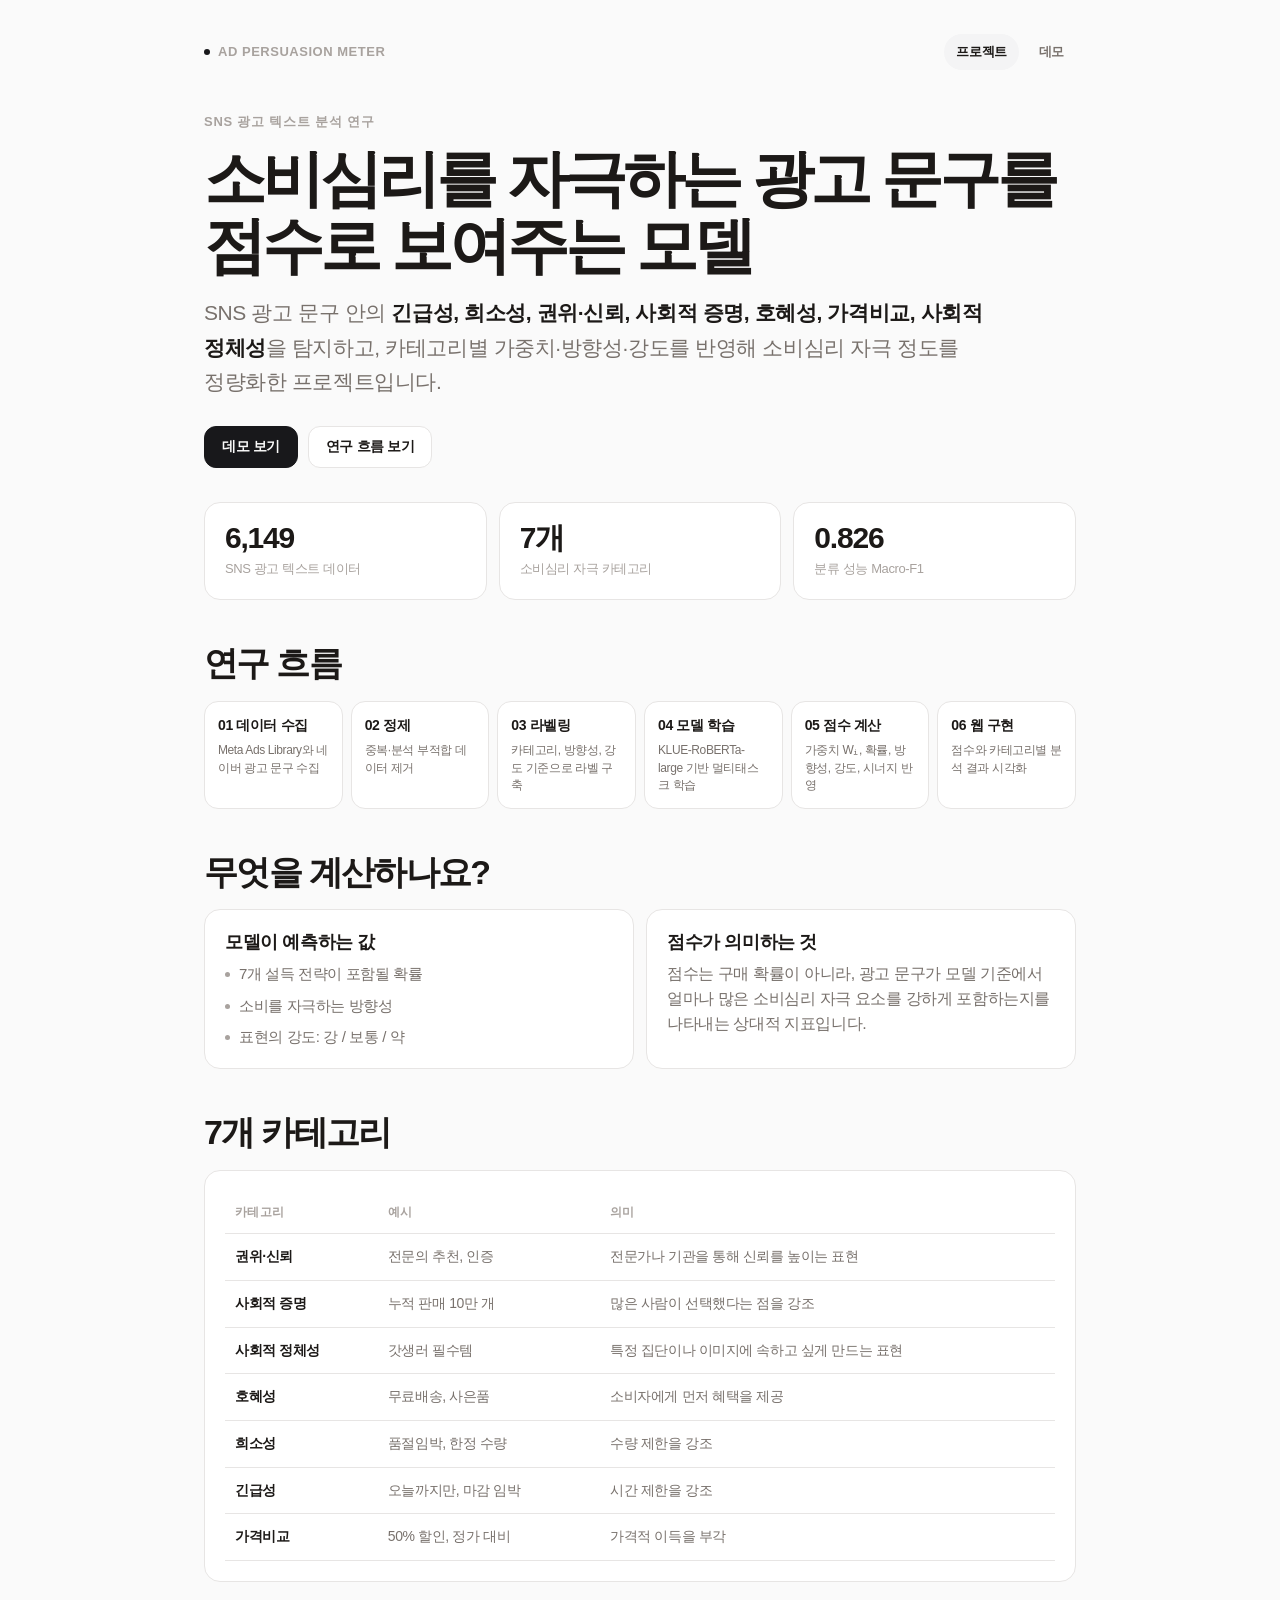
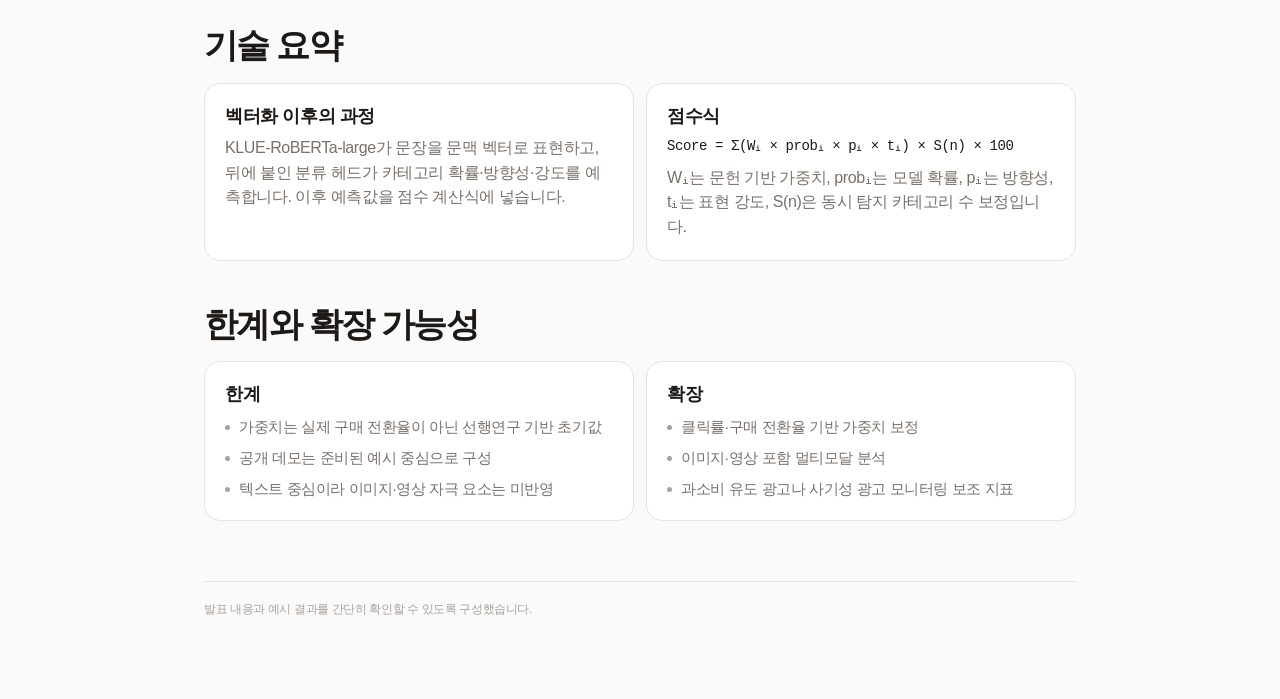
<file: cloudflare-pages/index.html>
<!doctype html>
<html lang="ko">
<head>
  <meta charset="utf-8" />
  <meta name="viewport" content="width=device-width, initial-scale=1" />
  <title>SNS 광고 소비심리 자극 점수 측정</title>
  <meta name="description" content="SNS 광고 문구의 소비심리 자극 요소를 7개 카테고리로 탐지하고 점수화한 연구 프로젝트 소개" />
  <link rel="stylesheet" href="assets/site.css" />
</head>
<body>
  <main class="container">
    <nav class="nav" aria-label="페이지 이동">
      <a class="brand" href="index.html"><span class="brand-dot"></span> AD Persuasion Meter</a>
      <div class="nav-links">
        <a class="nav-link active" href="index.html">프로젝트</a>
        <a class="nav-link" href="demo.html">데모</a>
      </div>
    </nav>

    <header class="hero-head">
      <p class="kicker">SNS 광고 텍스트 분석 연구</p>
      <h1>소비심리를 자극하는 광고 문구를 점수로 보여주는 모델</h1>
      <p class="lead">
        SNS 광고 문구 안의 <strong>긴급성, 희소성, 권위·신뢰, 사회적 증명, 호혜성, 가격비교, 사회적 정체성</strong>을 탐지하고,
        카테고리별 가중치·방향성·강도를 반영해 소비심리 자극 정도를 정량화한 프로젝트입니다.
      </p>
      <div class="actions">
        <a class="btn primary" href="demo.html">데모 보기</a>
        <a class="btn" href="#flow">연구 흐름 보기</a>
      </div>
    </header>


    <section class="grid three" aria-label="주요 성과">
      <div class="card metric"><span class="value">6,149</span><span class="label">SNS 광고 텍스트 데이터</span></div>
      <div class="card metric"><span class="value">7개</span><span class="label">소비심리 자극 카테고리</span></div>
      <div class="card metric"><span class="value">0.826</span><span class="label">분류 성능 Macro-F1</span></div>
    </section>

    <section class="section" id="flow">
      <h2>연구 흐름</h2>
      <div class="flow" role="list">
        <div class="flow-step" role="listitem"><b>01 데이터 수집</b><span>Meta Ads Library와 네이버 광고 문구 수집</span></div>
        <div class="flow-step" role="listitem"><b>02 정제</b><span>중복·분석 부적합 데이터 제거</span></div>
        <div class="flow-step" role="listitem"><b>03 라벨링</b><span>카테고리, 방향성, 강도 기준으로 라벨 구축</span></div>
        <div class="flow-step" role="listitem"><b>04 모델 학습</b><span>KLUE-RoBERTa-large 기반 멀티태스크 학습</span></div>
        <div class="flow-step" role="listitem"><b>05 점수 계산</b><span>가중치 Wᵢ, 확률, 방향성, 강도, 시너지 반영</span></div>
        <div class="flow-step" role="listitem"><b>06 웹 구현</b><span>점수와 카테고리별 분석 결과 시각화</span></div>
      </div>
    </section>

    <section class="section">
      <h2>무엇을 계산하나요?</h2>
      <div class="grid two">
        <div class="card">
          <h3>모델이 예측하는 값</h3>
          <ul>
            <li>7개 설득 전략이 포함될 확률</li>
            <li>소비를 자극하는 방향성</li>
            <li>표현의 강도: 강 / 보통 / 약</li>
          </ul>
        </div>
        <div class="card">
          <h3>점수가 의미하는 것</h3>
          <p>
            점수는 구매 확률이 아니라, 광고 문구가 모델 기준에서 얼마나 많은 소비심리 자극 요소를 강하게 포함하는지를 나타내는 상대적 지표입니다.
          </p>
        </div>
      </div>
    </section>

    <section class="section">
      <h2>7개 카테고리</h2>
      <div class="card" style="overflow-x:auto">
        <table class="category-table">
          <thead><tr><th>카테고리</th><th>예시</th><th>의미</th></tr></thead>
          <tbody>
            <tr><td>권위·신뢰</td><td>전문의 추천, 인증</td><td>전문가나 기관을 통해 신뢰를 높이는 표현</td></tr>
            <tr><td>사회적 증명</td><td>누적 판매 10만 개</td><td>많은 사람이 선택했다는 점을 강조</td></tr>
            <tr><td>사회적 정체성</td><td>갓생러 필수템</td><td>특정 집단이나 이미지에 속하고 싶게 만드는 표현</td></tr>
            <tr><td>호혜성</td><td>무료배송, 사은품</td><td>소비자에게 먼저 혜택을 제공</td></tr>
            <tr><td>희소성</td><td>품절임박, 한정 수량</td><td>수량 제한을 강조</td></tr>
            <tr><td>긴급성</td><td>오늘까지만, 마감 임박</td><td>시간 제한을 강조</td></tr>
            <tr><td>가격비교</td><td>50% 할인, 정가 대비</td><td>가격적 이득을 부각</td></tr>
          </tbody>
        </table>
      </div>
    </section>

    <section class="section">
      <h2>기술 요약</h2>
      <div class="grid two">
        <div class="card">
          <h3>벡터화 이후의 과정</h3>
          <p>
            KLUE-RoBERTa-large가 문장을 문맥 벡터로 표현하고, 뒤에 붙인 분류 헤드가 카테고리 확률·방향성·강도를 예측합니다.
            이후 예측값을 점수 계산식에 넣습니다.
          </p>
        </div>
        <div class="card">
          <h3>점수식</h3>
          <p style="font-family:ui-monospace,SFMono-Regular,Menlo,Consolas,monospace;color:var(--text);font-size:14px">
            Score = Σ(Wᵢ × probᵢ × pᵢ × tᵢ) × S(n) × 100
          </p>
          <p style="margin-top:8px">Wᵢ는 문헌 기반 가중치, probᵢ는 모델 확률, pᵢ는 방향성, tᵢ는 표현 강도, S(n)은 동시 탐지 카테고리 수 보정입니다.</p>
        </div>
      </div>
    </section>

    <section class="section">
      <h2>한계와 확장 가능성</h2>
      <div class="grid two">
        <div class="card">
          <h3>한계</h3>
          <ul>
            <li>가중치는 실제 구매 전환율이 아닌 선행연구 기반 초기값</li>
            <li>공개 데모는 준비된 예시 중심으로 구성</li>
            <li>텍스트 중심이라 이미지·영상 자극 요소는 미반영</li>
          </ul>
        </div>
        <div class="card">
          <h3>확장</h3>
          <ul>
            <li>클릭률·구매 전환율 기반 가중치 보정</li>
            <li>이미지·영상 포함 멀티모달 분석</li>
            <li>과소비 유도 광고나 사기성 광고 모니터링 보조 지표</li>
          </ul>
        </div>
      </div>
    </section>

    <p class="footer">발표 내용과 예시 결과를 간단히 확인할 수 있도록 구성했습니다.</p>
  </main>
</body>
</html>
</file>
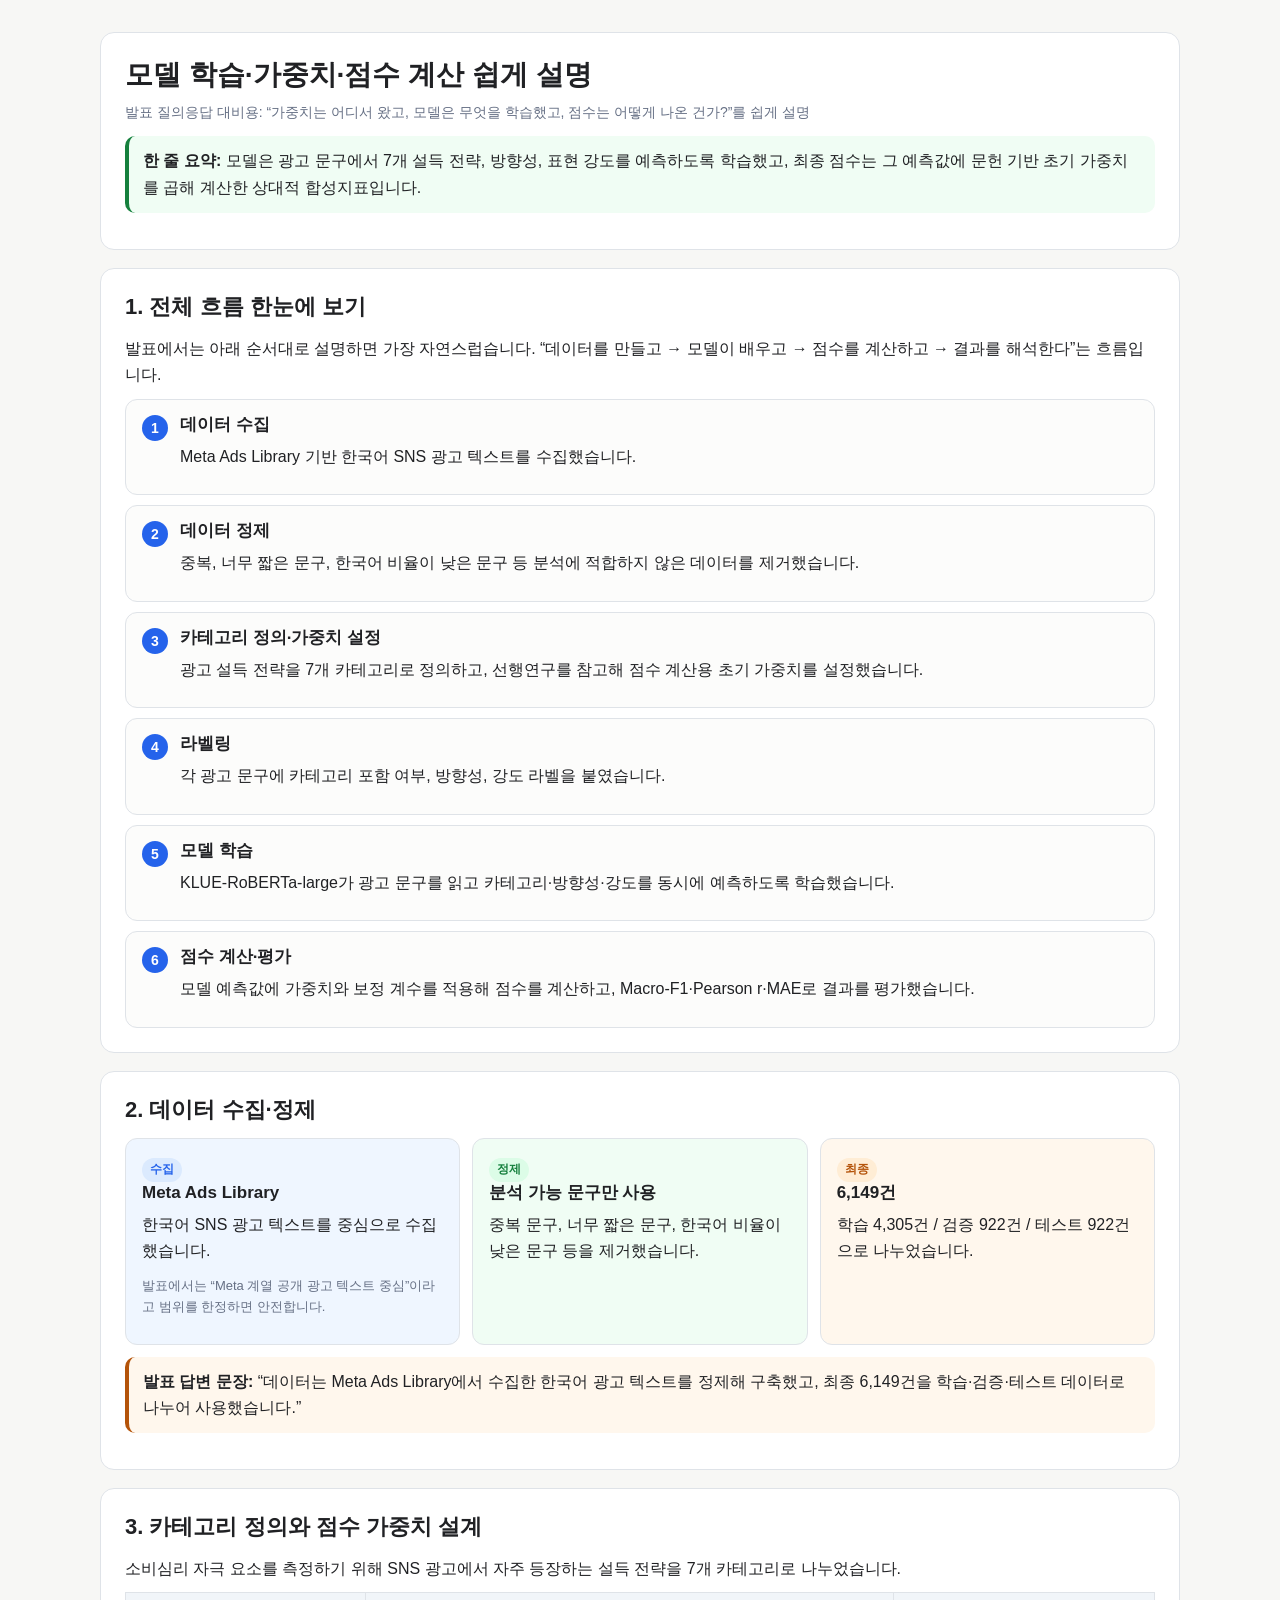
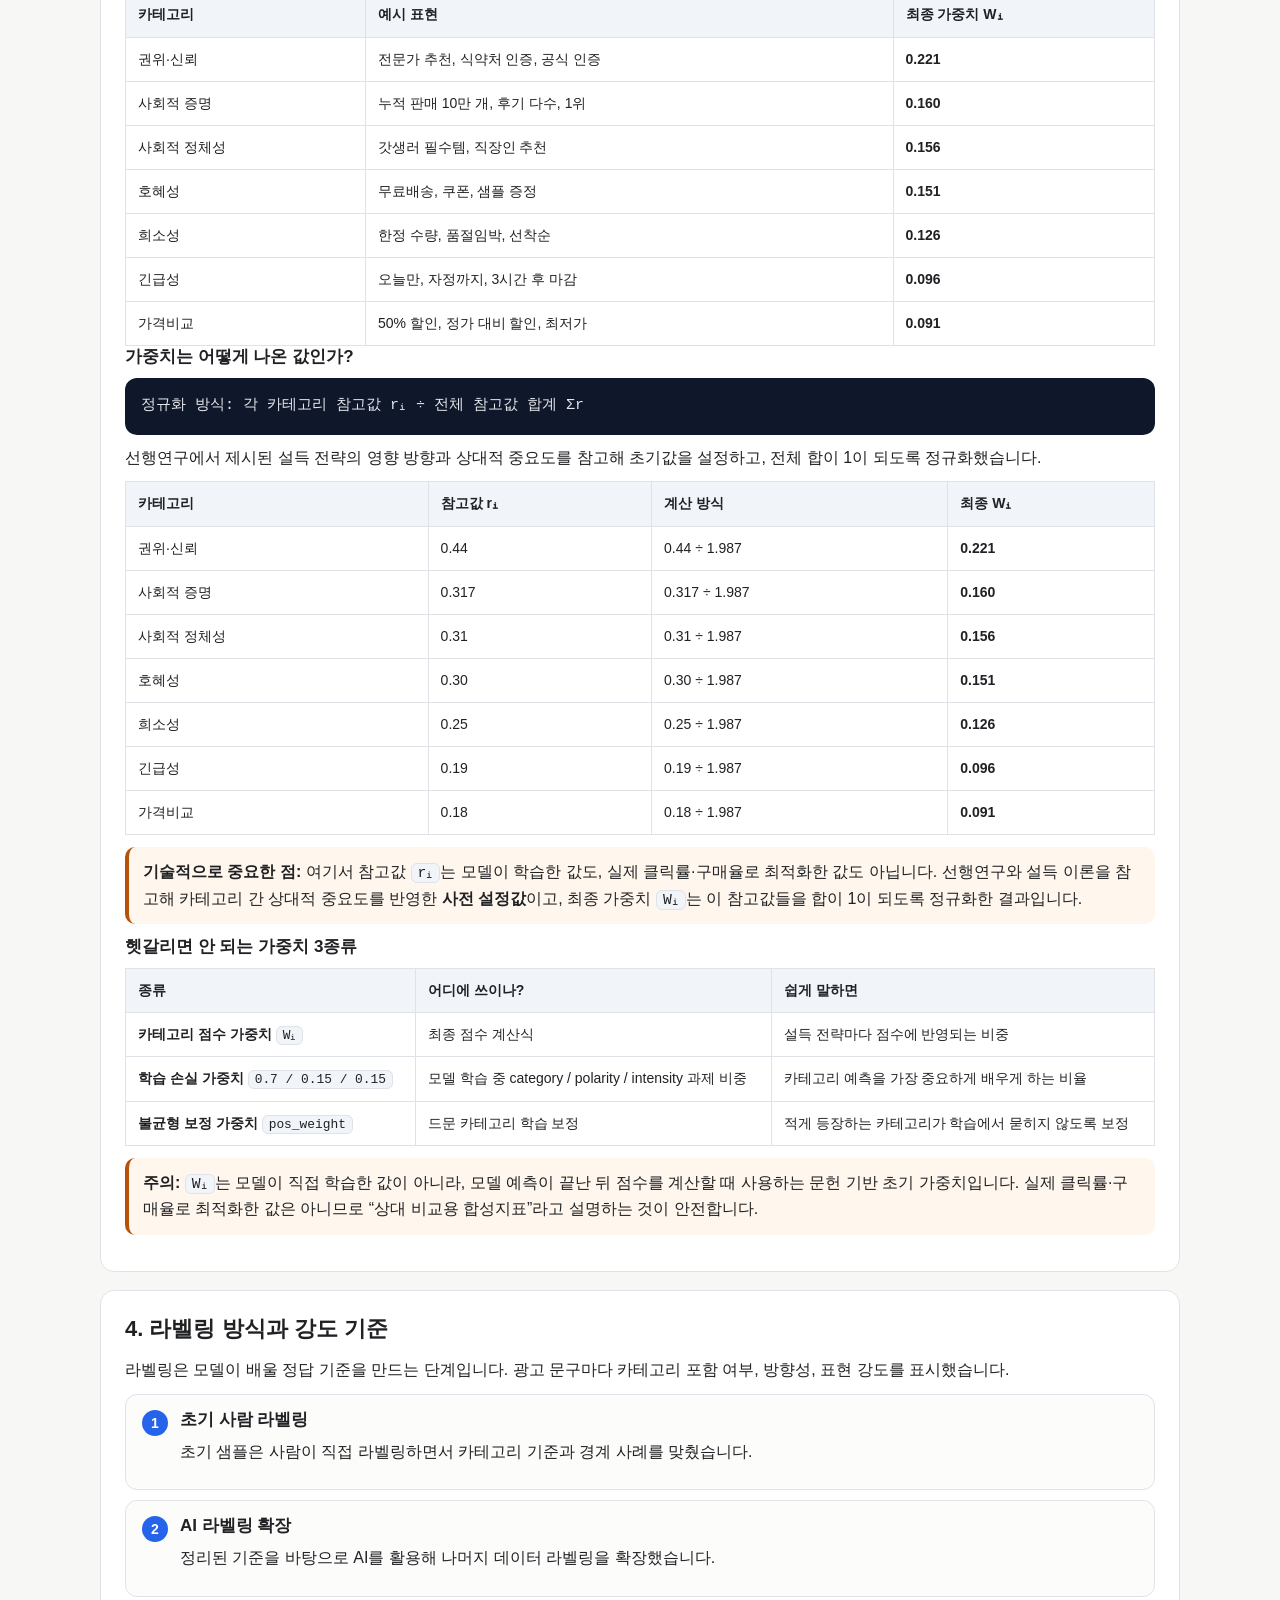
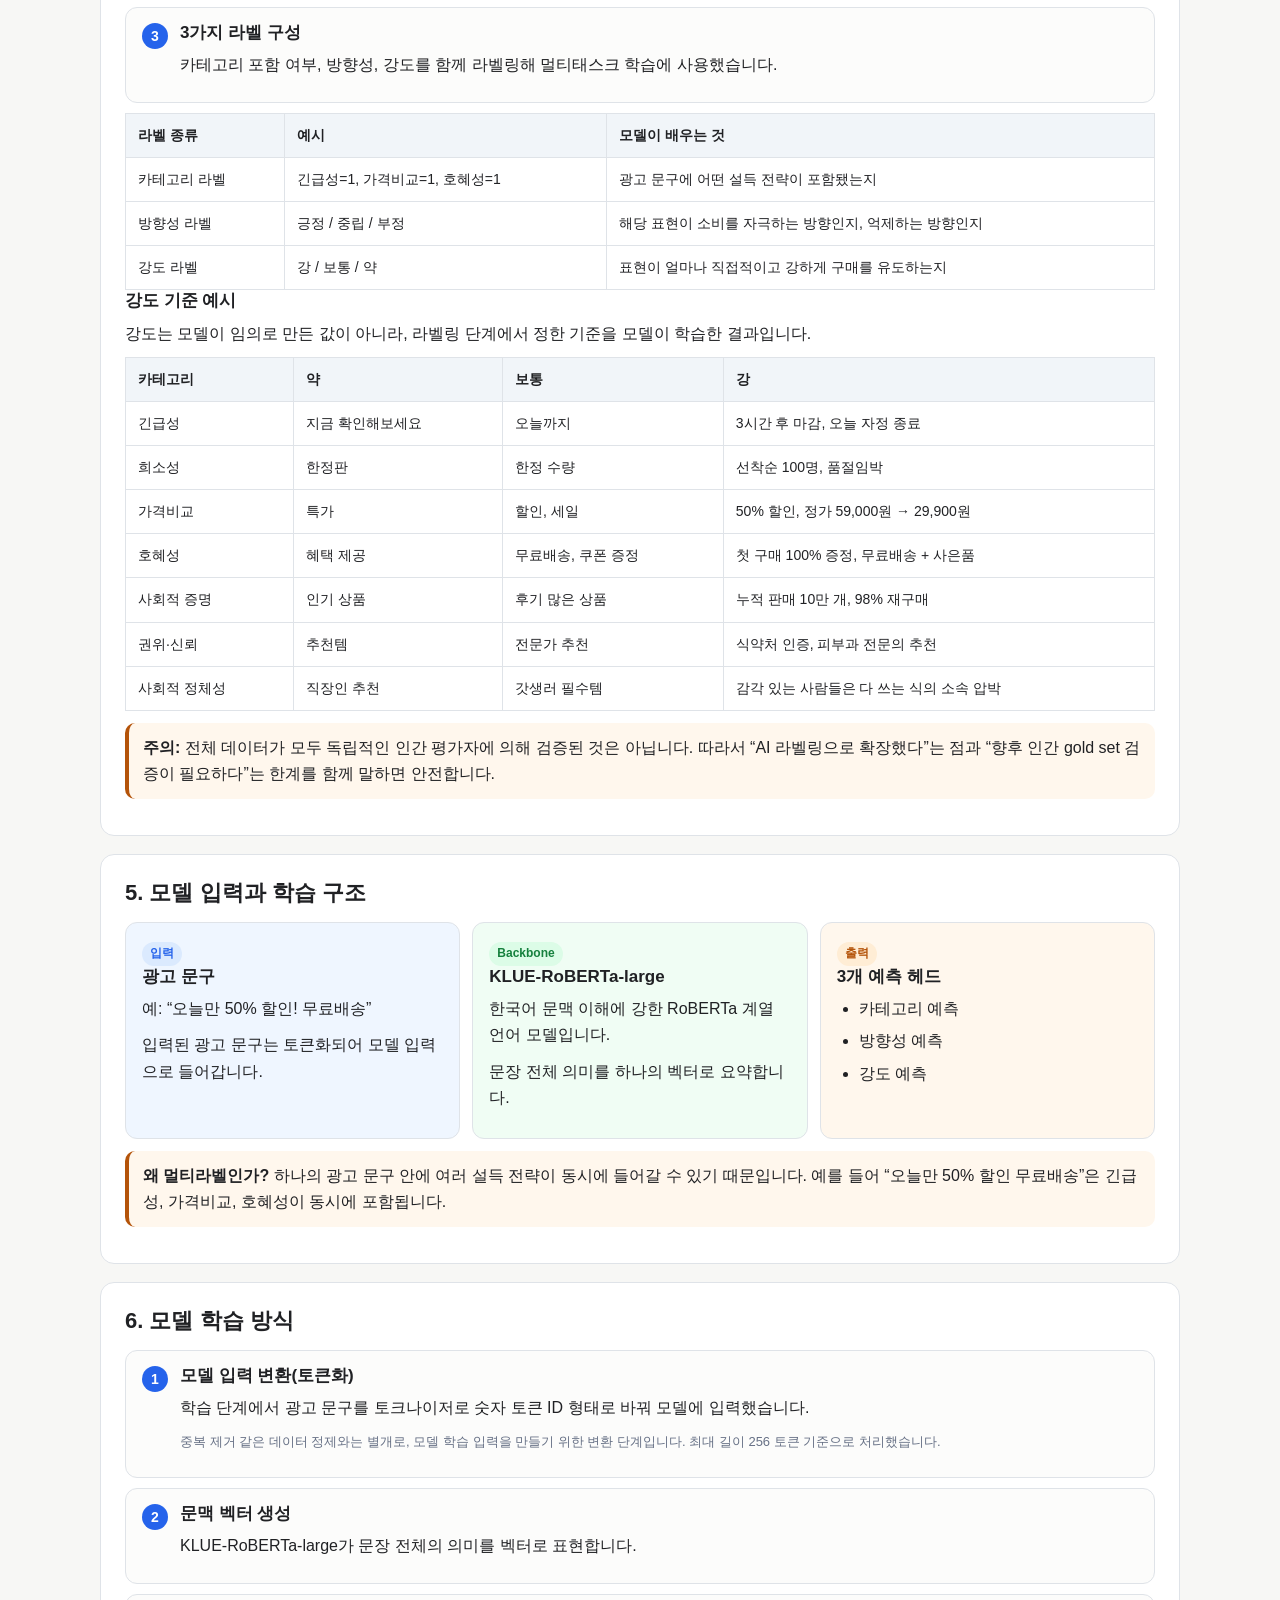
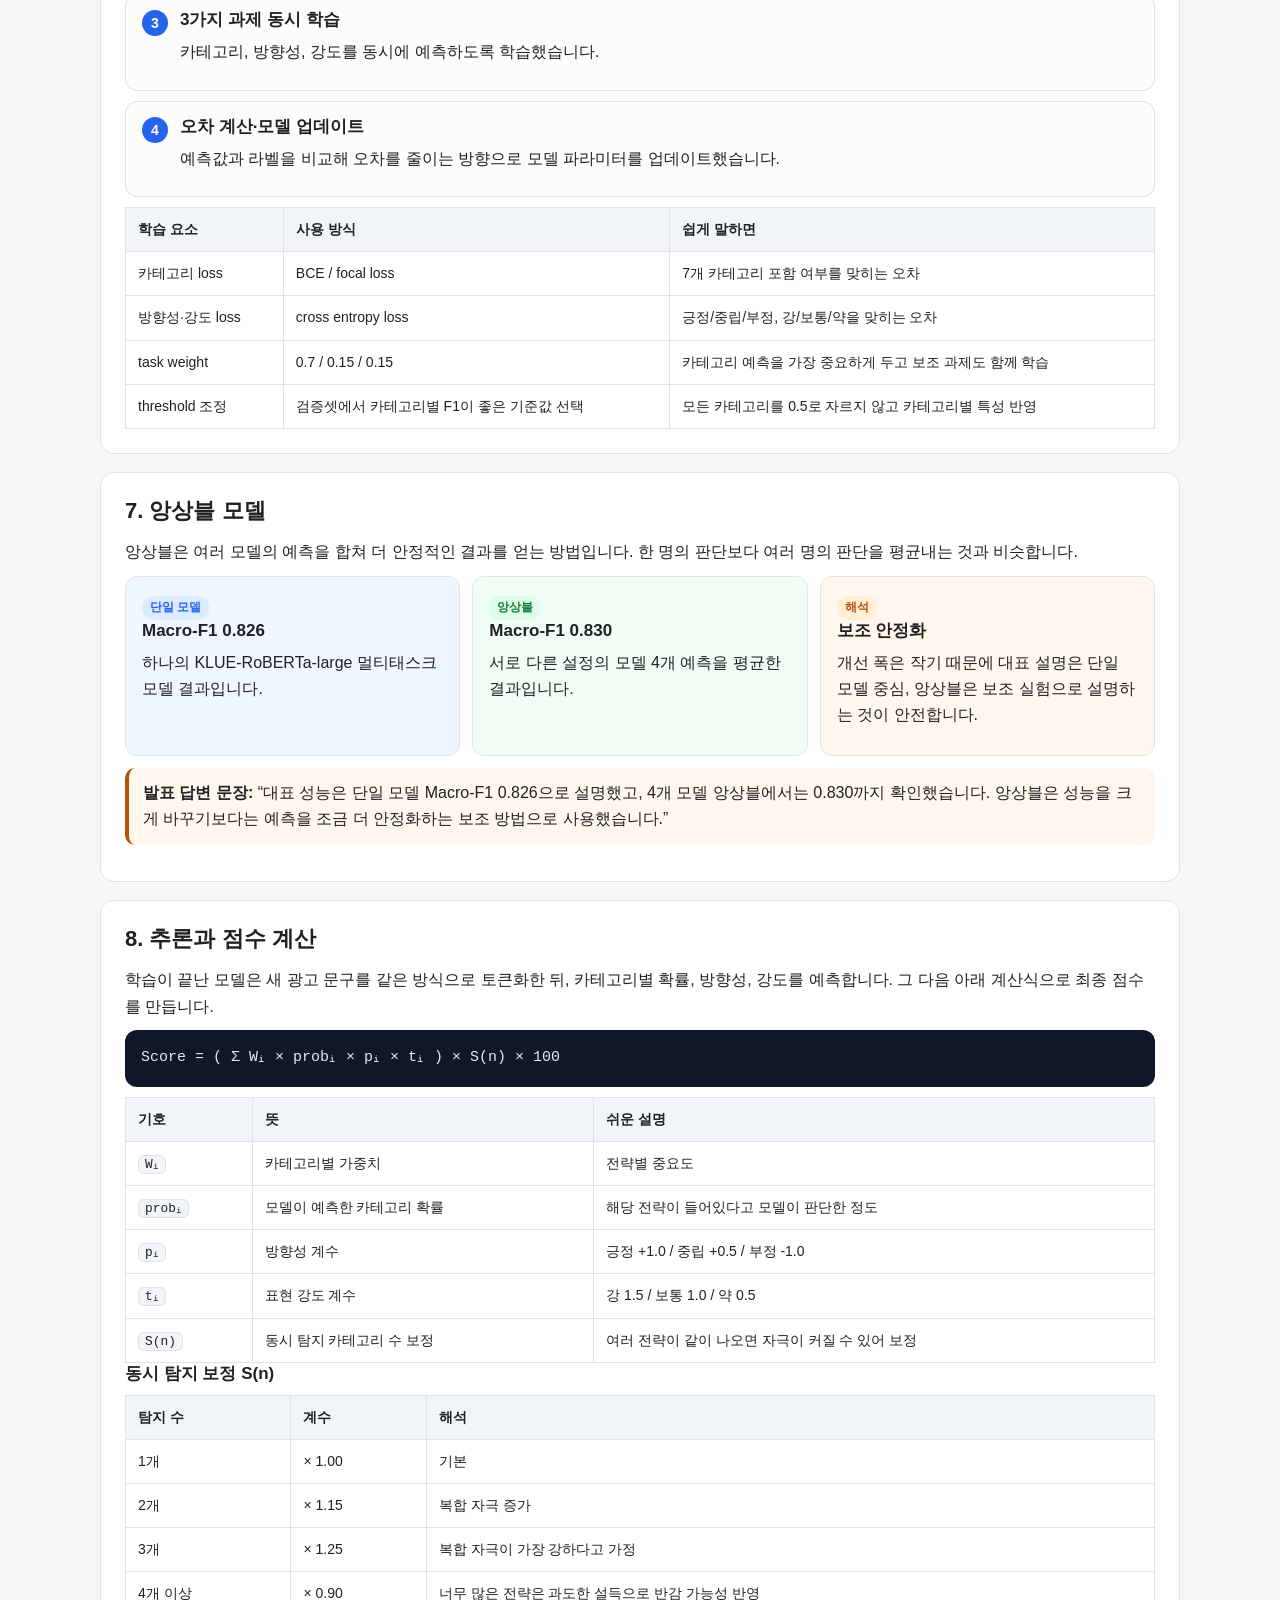
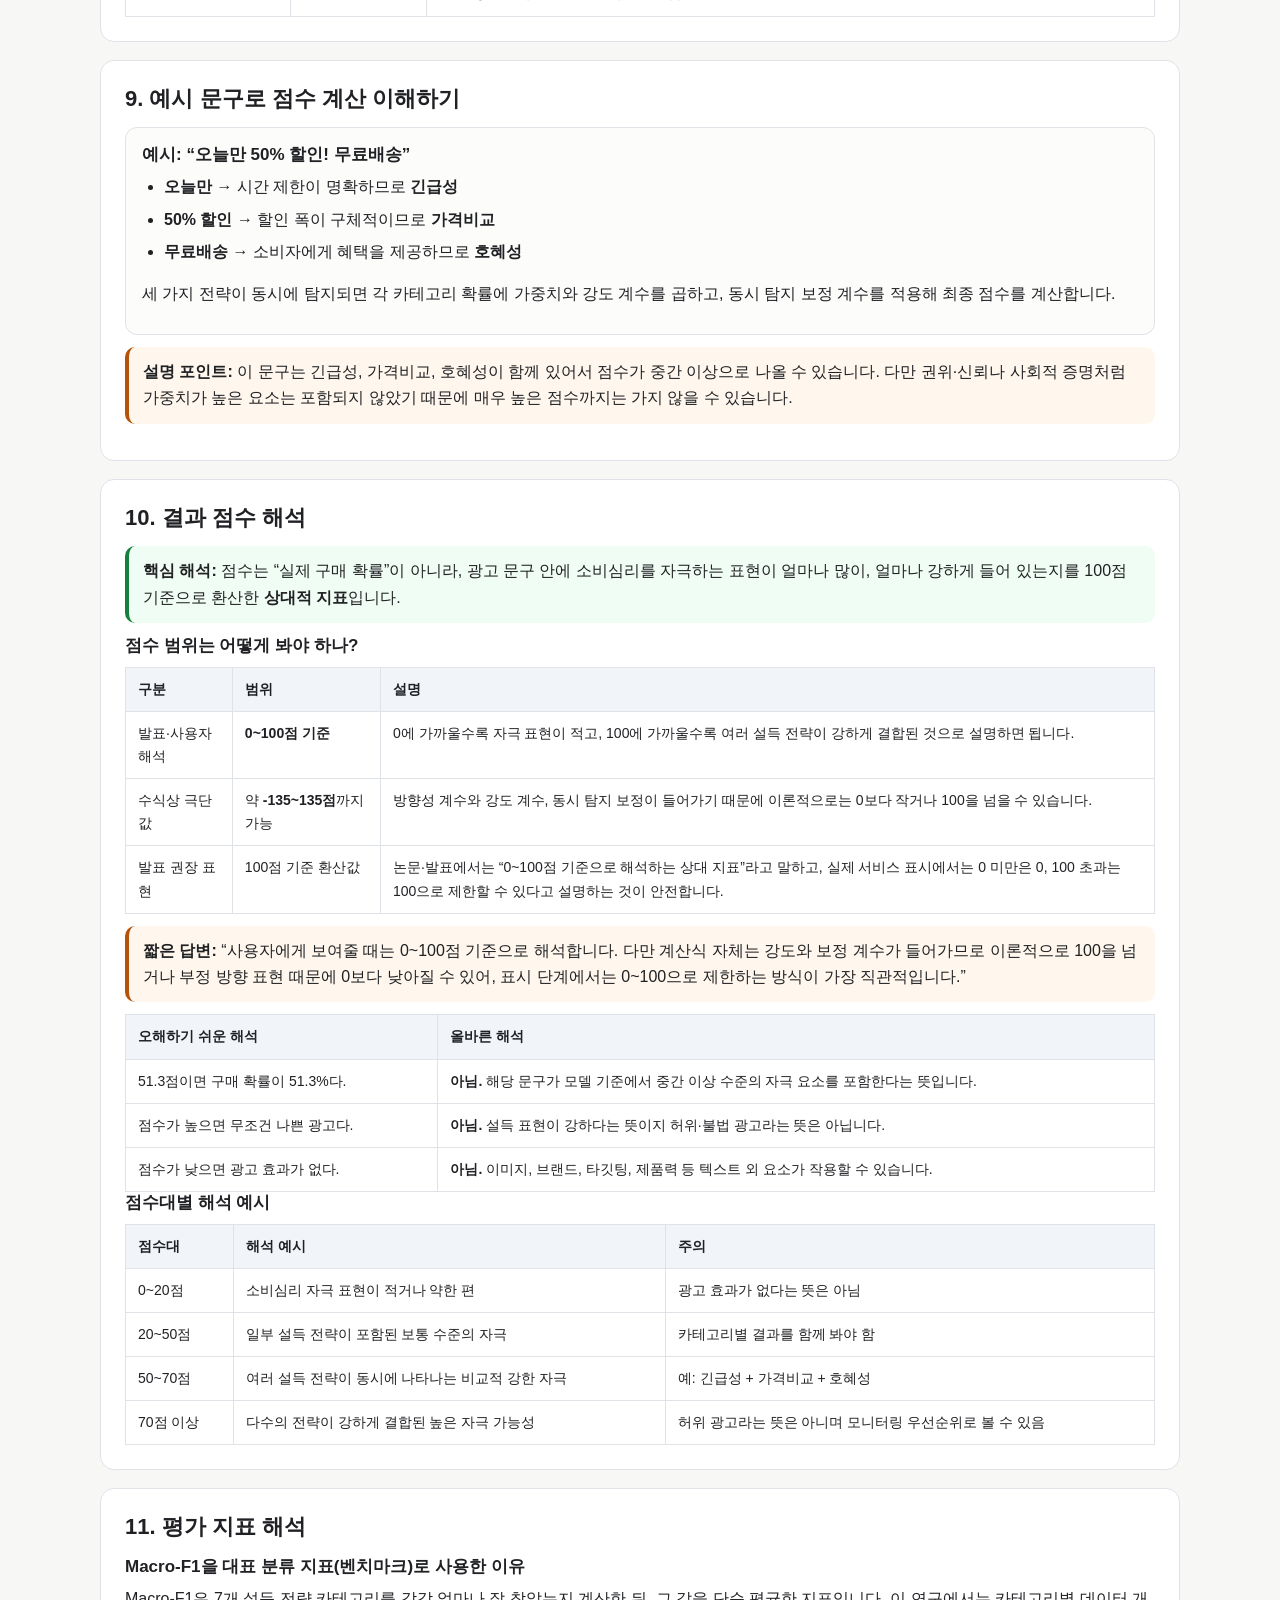
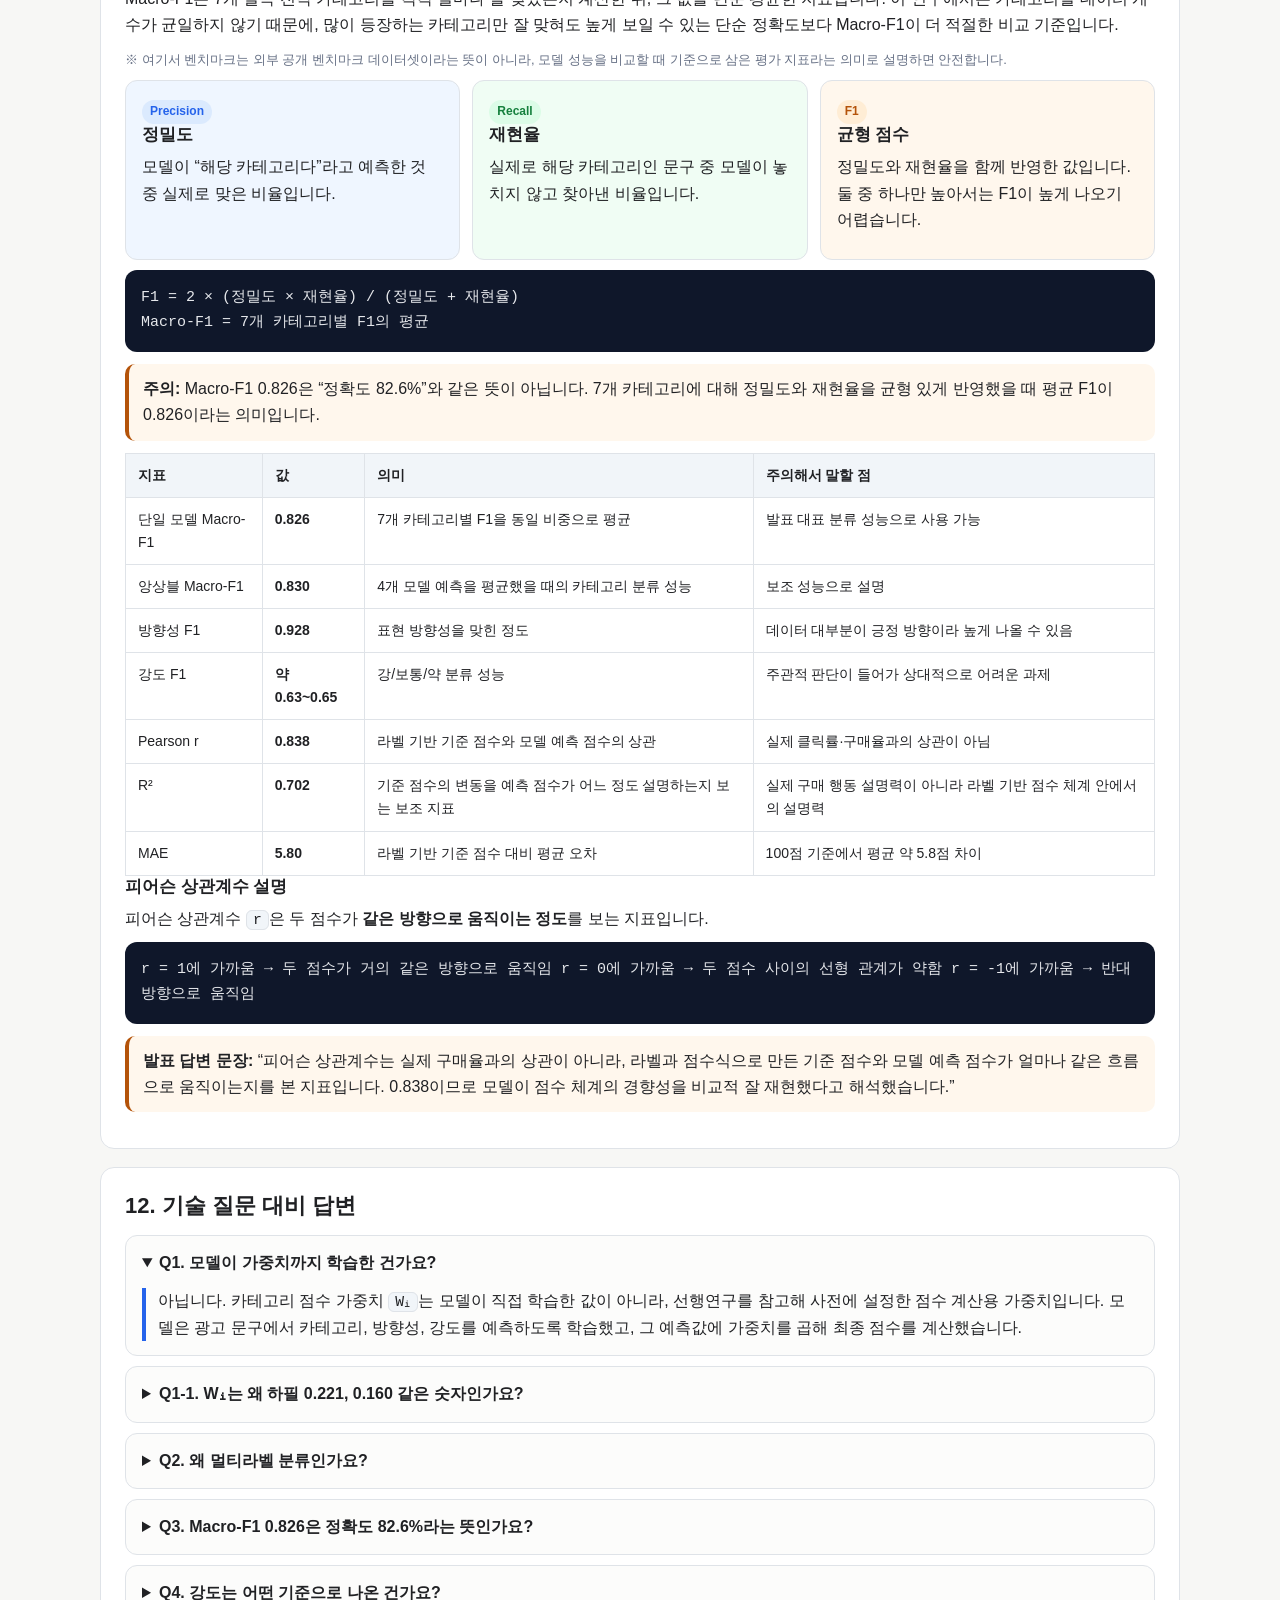
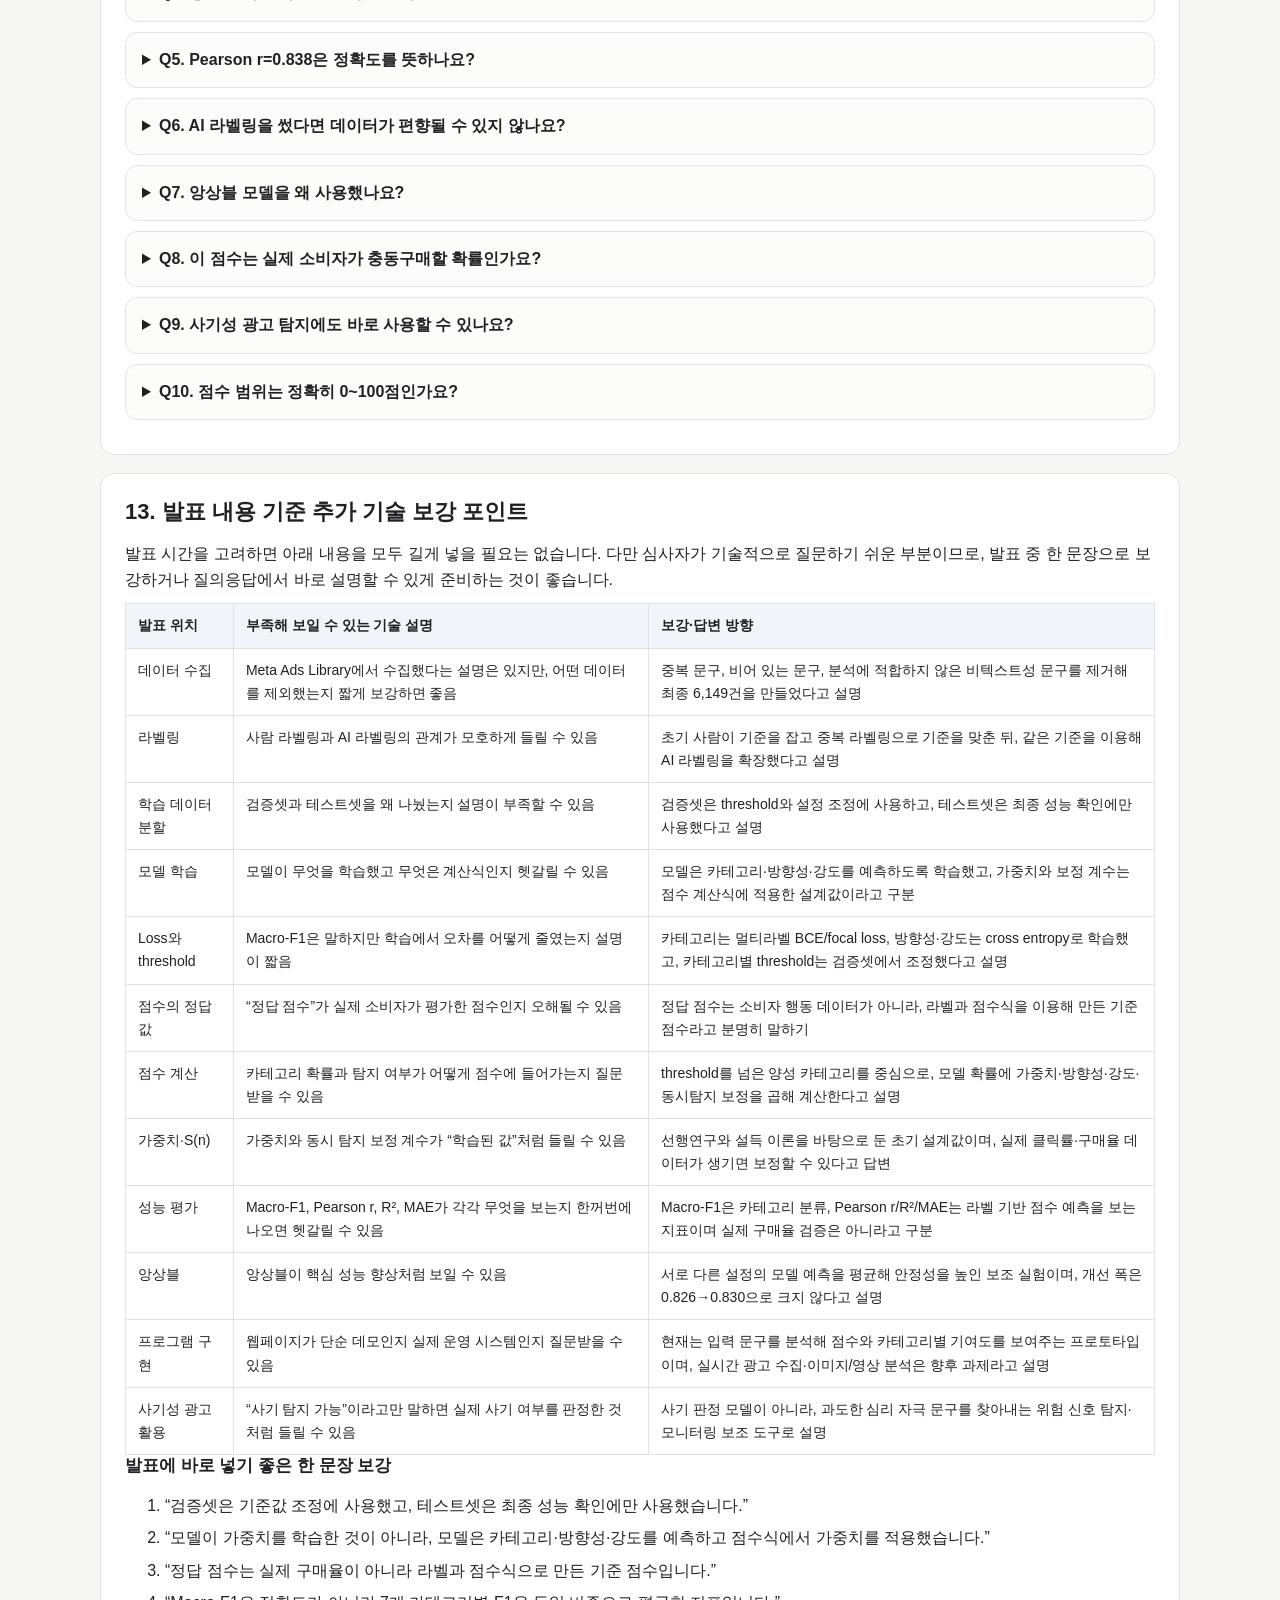
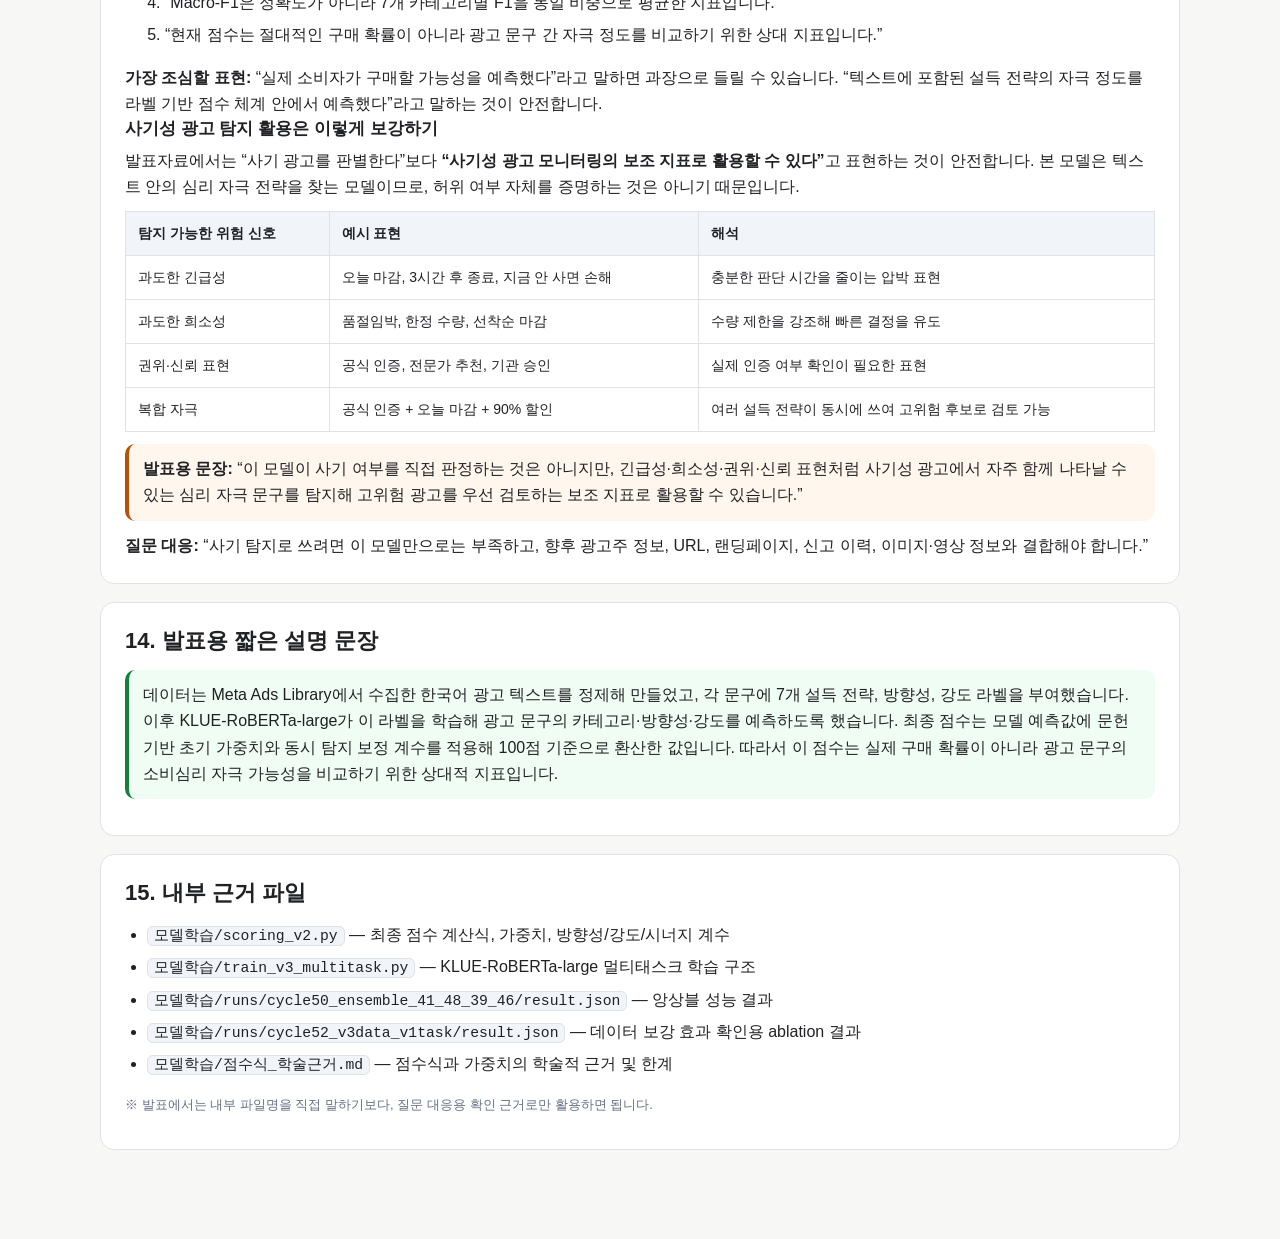
<file: model_training_technical_explanation.html>
<!doctype html>
<html lang="ko">
<head>
  <meta charset="utf-8">
  <meta name="viewport" content="width=device-width, initial-scale=1">
  <title>모델 학습·가중치·점수 계산 쉽게 설명</title>
  <style>
    :root {
      --bg: #f7f7f5;
      --paper: #fff;
      --text: #202124;
      --muted: #667085;
      --line: #dfe3e8;
      --blue: #2563eb;
      --green: #15803d;
      --orange: #b45309;
      --red: #b91c1c;
      --soft-blue: #eff6ff;
      --soft-green: #f0fdf4;
      --soft-orange: #fff7ed;
    }

    * { box-sizing: border-box; }
    body {
      margin: 0;
      background: var(--bg);
      color: var(--text);
      font-family: -apple-system, BlinkMacSystemFont, "Segoe UI", "Noto Sans KR", sans-serif;
      line-height: 1.65;
    }
    main {
      max-width: 1120px;
      margin: 0 auto;
      padding: 32px 20px 72px;
    }
    header, section {
      background: var(--paper);
      border: 1px solid var(--line);
      border-radius: 14px;
      padding: 24px;
      margin-bottom: 18px;
    }
    h1, h2, h3 { margin: 0; line-height: 1.3; }
    h1 { font-size: 28px; margin-bottom: 8px; }
    h2 { font-size: 22px; margin-bottom: 14px; }
    h3 { font-size: 17px; margin-bottom: 8px; }
    p { margin: 0 0 10px; }
    ul { margin-top: 8px; padding-left: 22px; }
    li { margin: 6px 0; }
    code {
      background: #f1f5f9;
      border: 1px solid var(--line);
      border-radius: 6px;
      padding: 1px 6px;
      font-family: ui-monospace, SFMono-Regular, Menlo, Consolas, monospace;
      font-size: 0.92em;
    }
    .meta { color: var(--muted); font-size: 14px; }
    .grid {
      display: grid;
      grid-template-columns: repeat(auto-fit, minmax(240px, 1fr));
      gap: 12px;
    }
    .card {
      border: 1px solid var(--line);
      border-radius: 12px;
      background: #fcfcfb;
      padding: 16px;
    }
    .card.blue { background: var(--soft-blue); }
    .card.green { background: var(--soft-green); }
    .card.orange { background: var(--soft-orange); }
    .tag {
      display: inline-block;
      padding: 2px 8px;
      margin-right: 6px;
      border-radius: 999px;
      font-size: 12px;
      font-weight: 700;
      color: var(--blue);
      background: #dbeafe;
    }
    .tag.green { color: var(--green); background: #dcfce7; }
    .tag.orange { color: var(--orange); background: #ffedd5; }
    .tag.red { color: var(--red); background: #fee2e2; }
    table {
      width: 100%;
      border-collapse: collapse;
      margin-top: 10px;
      font-size: 14px;
    }
    th, td {
      border: 1px solid var(--line);
      padding: 10px 12px;
      vertical-align: top;
      text-align: left;
    }
    th {
      background: #f1f5f9;
      font-weight: 700;
      white-space: nowrap;
    }
    .flow {
      display: grid;
      gap: 10px;
      counter-reset: step;
    }
    .step {
      position: relative;
      border: 1px solid var(--line);
      border-radius: 12px;
      padding: 14px 16px 14px 54px;
      background: #fcfcfb;
    }
    .step::before {
      counter-increment: step;
      content: counter(step);
      position: absolute;
      left: 16px;
      top: 15px;
      width: 26px;
      height: 26px;
      border-radius: 50%;
      background: var(--blue);
      color: white;
      font-weight: 700;
      text-align: center;
      line-height: 26px;
      font-size: 14px;
    }
    .formula {
      background: #0f172a;
      color: #e5e7eb;
      border-radius: 12px;
      padding: 16px;
      overflow-x: auto;
      font-family: ui-monospace, SFMono-Regular, Menlo, Consolas, monospace;
      font-size: 15px;
      margin: 10px 0;
    }
    details {
      border: 1px solid var(--line);
      border-radius: 12px;
      padding: 14px 16px;
      margin: 10px 0;
      background: #fcfcfb;
    }
    summary { cursor: pointer; font-weight: 700; }
    .answer {
      border-left: 4px solid var(--blue);
      margin-top: 12px;
      padding-left: 12px;
    }
    .note {
      border-left: 4px solid var(--orange);
      background: #fff7ed;
      border-radius: 10px;
      padding: 12px 14px;
      margin: 12px 0;
    }
    .good {
      border-left: 4px solid var(--green);
      background: #f0fdf4;
      border-radius: 10px;
      padding: 12px 14px;
      margin: 12px 0;
    }
    .small { color: var(--muted); font-size: 13px; }
    @media print {
      body { background: white; }
      main { max-width: none; padding: 0; }
      header, section, details, .card, .step { break-inside: avoid; }
    }
  </style>
</head>
<body>
<main>
  <header>
    <h1>모델 학습·가중치·점수 계산 쉽게 설명</h1>
    <p class="meta">발표 질의응답 대비용: “가중치는 어디서 왔고, 모델은 무엇을 학습했고, 점수는 어떻게 나온 건가?”를 쉽게 설명</p>
    <div class="good">
      <strong>한 줄 요약:</strong>
      모델은 광고 문구에서 7개 설득 전략, 방향성, 표현 강도를 예측하도록 학습했고,
      최종 점수는 그 예측값에 문헌 기반 초기 가중치를 곱해 계산한 상대적 합성지표입니다.
    </div>
  </header>

  <section>
    <h2>1. 전체 흐름 한눈에 보기</h2>
    <p>발표에서는 아래 순서대로 설명하면 가장 자연스럽습니다. “데이터를 만들고 → 모델이 배우고 → 점수를 계산하고 → 결과를 해석한다”는 흐름입니다.</p>
    <div class="flow">
      <div class="step">
        <h3>데이터 수집</h3>
        <p>Meta Ads Library 기반 한국어 SNS 광고 텍스트를 수집했습니다.</p>
      </div>
      <div class="step">
        <h3>데이터 정제</h3>
        <p>중복, 너무 짧은 문구, 한국어 비율이 낮은 문구 등 분석에 적합하지 않은 데이터를 제거했습니다.</p>
      </div>
      <div class="step">
        <h3>카테고리 정의·가중치 설정</h3>
        <p>광고 설득 전략을 7개 카테고리로 정의하고, 선행연구를 참고해 점수 계산용 초기 가중치를 설정했습니다.</p>
      </div>
      <div class="step">
        <h3>라벨링</h3>
        <p>각 광고 문구에 카테고리 포함 여부, 방향성, 강도 라벨을 붙였습니다.</p>
      </div>
      <div class="step">
        <h3>모델 학습</h3>
        <p>KLUE-RoBERTa-large가 광고 문구를 읽고 카테고리·방향성·강도를 동시에 예측하도록 학습했습니다.</p>
      </div>
      <div class="step">
        <h3>점수 계산·평가</h3>
        <p>모델 예측값에 가중치와 보정 계수를 적용해 점수를 계산하고, Macro-F1·Pearson r·MAE로 결과를 평가했습니다.</p>
      </div>
    </div>
  </section>

  <section>
    <h2>2. 데이터 수집·정제</h2>
    <div class="grid">
      <div class="card blue">
        <span class="tag">수집</span>
        <h3>Meta Ads Library</h3>
        <p>한국어 SNS 광고 텍스트를 중심으로 수집했습니다.</p>
        <p class="small">발표에서는 “Meta 계열 공개 광고 텍스트 중심”이라고 범위를 한정하면 안전합니다.</p>
      </div>
      <div class="card green">
        <span class="tag green">정제</span>
        <h3>분석 가능 문구만 사용</h3>
        <p>중복 문구, 너무 짧은 문구, 한국어 비율이 낮은 문구 등을 제거했습니다.</p>
      </div>
      <div class="card orange">
        <span class="tag orange">최종</span>
        <h3>6,149건</h3>
        <p>학습 4,305건 / 검증 922건 / 테스트 922건으로 나누었습니다.</p>
      </div>
    </div>
    <div class="note">
      <strong>발표 답변 문장:</strong>
      “데이터는 Meta Ads Library에서 수집한 한국어 광고 텍스트를 정제해 구축했고,
      최종 6,149건을 학습·검증·테스트 데이터로 나누어 사용했습니다.”
    </div>
  </section>

  <section>
    <h2>3. 카테고리 정의와 점수 가중치 설계</h2>
    <p>소비심리 자극 요소를 측정하기 위해 SNS 광고에서 자주 등장하는 설득 전략을 7개 카테고리로 나누었습니다.</p>
    <table>
      <thead>
      <tr>
        <th>카테고리</th>
        <th>예시 표현</th>
        <th>최종 가중치 Wᵢ</th>
      </tr>
      </thead>
      <tbody>
      <tr><td>권위·신뢰</td><td>전문가 추천, 식약처 인증, 공식 인증</td><td><strong>0.221</strong></td></tr>
      <tr><td>사회적 증명</td><td>누적 판매 10만 개, 후기 다수, 1위</td><td><strong>0.160</strong></td></tr>
      <tr><td>사회적 정체성</td><td>갓생러 필수템, 직장인 추천</td><td><strong>0.156</strong></td></tr>
      <tr><td>호혜성</td><td>무료배송, 쿠폰, 샘플 증정</td><td><strong>0.151</strong></td></tr>
      <tr><td>희소성</td><td>한정 수량, 품절임박, 선착순</td><td><strong>0.126</strong></td></tr>
      <tr><td>긴급성</td><td>오늘만, 자정까지, 3시간 후 마감</td><td><strong>0.096</strong></td></tr>
      <tr><td>가격비교</td><td>50% 할인, 정가 대비 할인, 최저가</td><td><strong>0.091</strong></td></tr>
      </tbody>
    </table>

    <h3>가중치는 어떻게 나온 값인가?</h3>
    <div class="formula">
      정규화 방식: 각 카테고리 참고값 rᵢ ÷ 전체 참고값 합계 Σr
    </div>
    <p>선행연구에서 제시된 설득 전략의 영향 방향과 상대적 중요도를 참고해 초기값을 설정하고, 전체 합이 1이 되도록 정규화했습니다.</p>
    <table>
      <thead>
      <tr>
        <th>카테고리</th>
        <th>참고값 rᵢ</th>
        <th>계산 방식</th>
        <th>최종 Wᵢ</th>
      </tr>
      </thead>
      <tbody>
      <tr><td>권위·신뢰</td><td>0.44</td><td>0.44 ÷ 1.987</td><td><strong>0.221</strong></td></tr>
      <tr><td>사회적 증명</td><td>0.317</td><td>0.317 ÷ 1.987</td><td><strong>0.160</strong></td></tr>
      <tr><td>사회적 정체성</td><td>0.31</td><td>0.31 ÷ 1.987</td><td><strong>0.156</strong></td></tr>
      <tr><td>호혜성</td><td>0.30</td><td>0.30 ÷ 1.987</td><td><strong>0.151</strong></td></tr>
      <tr><td>희소성</td><td>0.25</td><td>0.25 ÷ 1.987</td><td><strong>0.126</strong></td></tr>
      <tr><td>긴급성</td><td>0.19</td><td>0.19 ÷ 1.987</td><td><strong>0.096</strong></td></tr>
      <tr><td>가격비교</td><td>0.18</td><td>0.18 ÷ 1.987</td><td><strong>0.091</strong></td></tr>
      </tbody>
    </table>
    <div class="note">
      <strong>기술적으로 중요한 점:</strong>
      여기서 참고값 <code>rᵢ</code>는 모델이 학습한 값도, 실제 클릭률·구매율로 최적화한 값도 아닙니다.
      선행연구와 설득 이론을 참고해 카테고리 간 상대적 중요도를 반영한 <strong>사전 설정값</strong>이고,
      최종 가중치 <code>Wᵢ</code>는 이 참고값들을 합이 1이 되도록 정규화한 결과입니다.
    </div>

    <h3>헷갈리면 안 되는 가중치 3종류</h3>
    <table>
      <thead>
      <tr>
        <th>종류</th>
        <th>어디에 쓰이나?</th>
        <th>쉽게 말하면</th>
      </tr>
      </thead>
      <tbody>
      <tr>
        <td><strong>카테고리 점수 가중치</strong> <code>Wᵢ</code></td>
        <td>최종 점수 계산식</td>
        <td>설득 전략마다 점수에 반영되는 비중</td>
      </tr>
      <tr>
        <td><strong>학습 손실 가중치</strong> <code>0.7 / 0.15 / 0.15</code></td>
        <td>모델 학습 중 category / polarity / intensity 과제 비중</td>
        <td>카테고리 예측을 가장 중요하게 배우게 하는 비율</td>
      </tr>
      <tr>
        <td><strong>불균형 보정 가중치</strong> <code>pos_weight</code></td>
        <td>드문 카테고리 학습 보정</td>
        <td>적게 등장하는 카테고리가 학습에서 묻히지 않도록 보정</td>
      </tr>
      </tbody>
    </table>
    <div class="note">
      <strong>주의:</strong>
      <code>Wᵢ</code>는 모델이 직접 학습한 값이 아니라, 모델 예측이 끝난 뒤 점수를 계산할 때 사용하는 문헌 기반 초기 가중치입니다.
      실제 클릭률·구매율로 최적화한 값은 아니므로 “상대 비교용 합성지표”라고 설명하는 것이 안전합니다.
    </div>
  </section>

  <section>
    <h2>4. 라벨링 방식과 강도 기준</h2>
    <p>라벨링은 모델이 배울 정답 기준을 만드는 단계입니다. 광고 문구마다 카테고리 포함 여부, 방향성, 표현 강도를 표시했습니다.</p>
    <div class="flow">
      <div class="step">
        <h3>초기 사람 라벨링</h3>
        <p>초기 샘플은 사람이 직접 라벨링하면서 카테고리 기준과 경계 사례를 맞췄습니다.</p>
      </div>
      <div class="step">
        <h3>AI 라벨링 확장</h3>
        <p>정리된 기준을 바탕으로 AI를 활용해 나머지 데이터 라벨링을 확장했습니다.</p>
      </div>
      <div class="step">
        <h3>3가지 라벨 구성</h3>
        <p>카테고리 포함 여부, 방향성, 강도를 함께 라벨링해 멀티태스크 학습에 사용했습니다.</p>
      </div>
    </div>
    <table>
      <thead>
      <tr>
        <th>라벨 종류</th>
        <th>예시</th>
        <th>모델이 배우는 것</th>
      </tr>
      </thead>
      <tbody>
      <tr>
        <td>카테고리 라벨</td>
        <td>긴급성=1, 가격비교=1, 호혜성=1</td>
        <td>광고 문구에 어떤 설득 전략이 포함됐는지</td>
      </tr>
      <tr>
        <td>방향성 라벨</td>
        <td>긍정 / 중립 / 부정</td>
        <td>해당 표현이 소비를 자극하는 방향인지, 억제하는 방향인지</td>
      </tr>
      <tr>
        <td>강도 라벨</td>
        <td>강 / 보통 / 약</td>
        <td>표현이 얼마나 직접적이고 강하게 구매를 유도하는지</td>
      </tr>
      </tbody>
    </table>

    <h3>강도 기준 예시</h3>
    <p>강도는 모델이 임의로 만든 값이 아니라, 라벨링 단계에서 정한 기준을 모델이 학습한 결과입니다.</p>
    <table>
      <thead>
      <tr>
        <th>카테고리</th>
        <th>약</th>
        <th>보통</th>
        <th>강</th>
      </tr>
      </thead>
      <tbody>
      <tr><td>긴급성</td><td>지금 확인해보세요</td><td>오늘까지</td><td>3시간 후 마감, 오늘 자정 종료</td></tr>
      <tr><td>희소성</td><td>한정판</td><td>한정 수량</td><td>선착순 100명, 품절임박</td></tr>
      <tr><td>가격비교</td><td>특가</td><td>할인, 세일</td><td>50% 할인, 정가 59,000원 → 29,900원</td></tr>
      <tr><td>호혜성</td><td>혜택 제공</td><td>무료배송, 쿠폰 증정</td><td>첫 구매 100% 증정, 무료배송 + 사은품</td></tr>
      <tr><td>사회적 증명</td><td>인기 상품</td><td>후기 많은 상품</td><td>누적 판매 10만 개, 98% 재구매</td></tr>
      <tr><td>권위·신뢰</td><td>추천템</td><td>전문가 추천</td><td>식약처 인증, 피부과 전문의 추천</td></tr>
      <tr><td>사회적 정체성</td><td>직장인 추천</td><td>갓생러 필수템</td><td>감각 있는 사람들은 다 쓰는 식의 소속 압박</td></tr>
      </tbody>
    </table>
    <div class="note">
      <strong>주의:</strong>
      전체 데이터가 모두 독립적인 인간 평가자에 의해 검증된 것은 아닙니다.
      따라서 “AI 라벨링으로 확장했다”는 점과 “향후 인간 gold set 검증이 필요하다”는 한계를 함께 말하면 안전합니다.
    </div>
  </section>

  <section>
    <h2>5. 모델 입력과 학습 구조</h2>
    <div class="grid">
      <div class="card blue">
        <span class="tag">입력</span>
        <h3>광고 문구</h3>
        <p>예: “오늘만 50% 할인! 무료배송”</p>
        <p>입력된 광고 문구는 토큰화되어 모델 입력으로 들어갑니다.</p>
      </div>
      <div class="card green">
        <span class="tag green">Backbone</span>
        <h3>KLUE-RoBERTa-large</h3>
        <p>한국어 문맥 이해에 강한 RoBERTa 계열 언어 모델입니다.</p>
        <p>문장 전체 의미를 하나의 벡터로 요약합니다.</p>
      </div>
      <div class="card orange">
        <span class="tag orange">출력</span>
        <h3>3개 예측 헤드</h3>
        <ul>
          <li>카테고리 예측</li>
          <li>방향성 예측</li>
          <li>강도 예측</li>
        </ul>
      </div>
    </div>
    <div class="note">
      <strong>왜 멀티라벨인가?</strong>
      하나의 광고 문구 안에 여러 설득 전략이 동시에 들어갈 수 있기 때문입니다.
      예를 들어 “오늘만 50% 할인 무료배송”은 긴급성, 가격비교, 호혜성이 동시에 포함됩니다.
    </div>
  </section>

  <section>
    <h2>6. 모델 학습 방식</h2>
    <div class="flow">
      <div class="step">
        <h3>모델 입력 변환(토큰화)</h3>
        <p>학습 단계에서 광고 문구를 토크나이저로 숫자 토큰 ID 형태로 바꿔 모델에 입력했습니다.</p>
        <p class="small">중복 제거 같은 데이터 정제와는 별개로, 모델 학습 입력을 만들기 위한 변환 단계입니다. 최대 길이 256 토큰 기준으로 처리했습니다.</p>
      </div>
      <div class="step">
        <h3>문맥 벡터 생성</h3>
        <p>KLUE-RoBERTa-large가 문장 전체의 의미를 벡터로 표현합니다.</p>
      </div>
      <div class="step">
        <h3>3가지 과제 동시 학습</h3>
        <p>카테고리, 방향성, 강도를 동시에 예측하도록 학습했습니다.</p>
      </div>
      <div class="step">
        <h3>오차 계산·모델 업데이트</h3>
        <p>예측값과 라벨을 비교해 오차를 줄이는 방향으로 모델 파라미터를 업데이트했습니다.</p>
      </div>
    </div>
    <table>
      <thead>
      <tr>
        <th>학습 요소</th>
        <th>사용 방식</th>
        <th>쉽게 말하면</th>
      </tr>
      </thead>
      <tbody>
      <tr>
        <td>카테고리 loss</td>
        <td>BCE / focal loss</td>
        <td>7개 카테고리 포함 여부를 맞히는 오차</td>
      </tr>
      <tr>
        <td>방향성·강도 loss</td>
        <td>cross entropy loss</td>
        <td>긍정/중립/부정, 강/보통/약을 맞히는 오차</td>
      </tr>
      <tr>
        <td>task weight</td>
        <td>0.7 / 0.15 / 0.15</td>
        <td>카테고리 예측을 가장 중요하게 두고 보조 과제도 함께 학습</td>
      </tr>
      <tr>
        <td>threshold 조정</td>
        <td>검증셋에서 카테고리별 F1이 좋은 기준값 선택</td>
        <td>모든 카테고리를 0.5로 자르지 않고 카테고리별 특성 반영</td>
      </tr>
      </tbody>
    </table>
  </section>

  <section>
    <h2>7. 앙상블 모델</h2>
    <p>앙상블은 여러 모델의 예측을 합쳐 더 안정적인 결과를 얻는 방법입니다. 한 명의 판단보다 여러 명의 판단을 평균내는 것과 비슷합니다.</p>
    <div class="grid">
      <div class="card blue">
        <span class="tag">단일 모델</span>
        <h3>Macro-F1 0.826</h3>
        <p>하나의 KLUE-RoBERTa-large 멀티태스크 모델 결과입니다.</p>
      </div>
      <div class="card green">
        <span class="tag green">앙상블</span>
        <h3>Macro-F1 0.830</h3>
        <p>서로 다른 설정의 모델 4개 예측을 평균한 결과입니다.</p>
      </div>
      <div class="card orange">
        <span class="tag orange">해석</span>
        <h3>보조 안정화</h3>
        <p>개선 폭은 작기 때문에 대표 설명은 단일 모델 중심, 앙상블은 보조 실험으로 설명하는 것이 안전합니다.</p>
      </div>
    </div>
    <div class="note">
      <strong>발표 답변 문장:</strong>
      “대표 성능은 단일 모델 Macro-F1 0.826으로 설명했고, 4개 모델 앙상블에서는 0.830까지 확인했습니다.
      앙상블은 성능을 크게 바꾸기보다는 예측을 조금 더 안정화하는 보조 방법으로 사용했습니다.”
    </div>
  </section>

  <section>
    <h2>8. 추론과 점수 계산</h2>
    <p>학습이 끝난 모델은 새 광고 문구를 같은 방식으로 토큰화한 뒤, 카테고리별 확률, 방향성, 강도를 예측합니다. 그 다음 아래 계산식으로 최종 점수를 만듭니다.</p>
    <div class="formula">
      Score = ( Σ Wᵢ × probᵢ × pᵢ × tᵢ ) × S(n) × 100
    </div>
    <table>
      <thead>
      <tr>
        <th>기호</th>
        <th>뜻</th>
        <th>쉬운 설명</th>
      </tr>
      </thead>
      <tbody>
      <tr><td><code>Wᵢ</code></td><td>카테고리별 가중치</td><td>전략별 중요도</td></tr>
      <tr><td><code>probᵢ</code></td><td>모델이 예측한 카테고리 확률</td><td>해당 전략이 들어있다고 모델이 판단한 정도</td></tr>
      <tr><td><code>pᵢ</code></td><td>방향성 계수</td><td>긍정 +1.0 / 중립 +0.5 / 부정 -1.0</td></tr>
      <tr><td><code>tᵢ</code></td><td>표현 강도 계수</td><td>강 1.5 / 보통 1.0 / 약 0.5</td></tr>
      <tr><td><code>S(n)</code></td><td>동시 탐지 카테고리 수 보정</td><td>여러 전략이 같이 나오면 자극이 커질 수 있어 보정</td></tr>
      </tbody>
    </table>
    <h3>동시 탐지 보정 S(n)</h3>
    <table>
      <tr><th>탐지 수</th><th>계수</th><th>해석</th></tr>
      <tr><td>1개</td><td>× 1.00</td><td>기본</td></tr>
      <tr><td>2개</td><td>× 1.15</td><td>복합 자극 증가</td></tr>
      <tr><td>3개</td><td>× 1.25</td><td>복합 자극이 가장 강하다고 가정</td></tr>
      <tr><td>4개 이상</td><td>× 0.90</td><td>너무 많은 전략은 과도한 설득으로 반감 가능성 반영</td></tr>
    </table>
  </section>

  <section>
    <h2>9. 예시 문구로 점수 계산 이해하기</h2>
    <div class="card">
      <h3>예시: “오늘만 50% 할인! 무료배송”</h3>
      <ul>
        <li><strong>오늘만</strong> → 시간 제한이 명확하므로 <strong>긴급성</strong></li>
        <li><strong>50% 할인</strong> → 할인 폭이 구체적이므로 <strong>가격비교</strong></li>
        <li><strong>무료배송</strong> → 소비자에게 혜택을 제공하므로 <strong>호혜성</strong></li>
      </ul>
      <p>세 가지 전략이 동시에 탐지되면 각 카테고리 확률에 가중치와 강도 계수를 곱하고, 동시 탐지 보정 계수를 적용해 최종 점수를 계산합니다.</p>
    </div>
    <div class="note">
      <strong>설명 포인트:</strong>
      이 문구는 긴급성, 가격비교, 호혜성이 함께 있어서 점수가 중간 이상으로 나올 수 있습니다.
      다만 권위·신뢰나 사회적 증명처럼 가중치가 높은 요소는 포함되지 않았기 때문에 매우 높은 점수까지는 가지 않을 수 있습니다.
    </div>
  </section>

  <section>
    <h2>10. 결과 점수 해석</h2>
    <div class="good">
      <strong>핵심 해석:</strong>
      점수는 “실제 구매 확률”이 아니라, 광고 문구 안에 소비심리를 자극하는 표현이 얼마나 많이, 얼마나 강하게 들어 있는지를
      100점 기준으로 환산한 <strong>상대적 지표</strong>입니다.
    </div>
    <h3>점수 범위는 어떻게 봐야 하나?</h3>
    <table>
      <thead>
      <tr><th>구분</th><th>범위</th><th>설명</th></tr>
      </thead>
      <tbody>
      <tr>
        <td>발표·사용자 해석</td>
        <td><strong>0~100점 기준</strong></td>
        <td>0에 가까울수록 자극 표현이 적고, 100에 가까울수록 여러 설득 전략이 강하게 결합된 것으로 설명하면 됩니다.</td>
      </tr>
      <tr>
        <td>수식상 극단값</td>
        <td>약 <strong>-135~135점</strong>까지 가능</td>
        <td>방향성 계수와 강도 계수, 동시 탐지 보정이 들어가기 때문에 이론적으로는 0보다 작거나 100을 넘을 수 있습니다.</td>
      </tr>
      <tr>
        <td>발표 권장 표현</td>
        <td>100점 기준 환산값</td>
        <td>논문·발표에서는 “0~100점 기준으로 해석하는 상대 지표”라고 말하고, 실제 서비스 표시에서는 0 미만은 0, 100 초과는 100으로 제한할 수 있다고 설명하는 것이 안전합니다.</td>
      </tr>
      </tbody>
    </table>
    <div class="note">
      <strong>짧은 답변:</strong>
      “사용자에게 보여줄 때는 0~100점 기준으로 해석합니다.
      다만 계산식 자체는 강도와 보정 계수가 들어가므로 이론적으로 100을 넘거나 부정 방향 표현 때문에 0보다 낮아질 수 있어,
      표시 단계에서는 0~100으로 제한하는 방식이 가장 직관적입니다.”
    </div>
    <table>
      <thead>
      <tr>
        <th>오해하기 쉬운 해석</th>
        <th>올바른 해석</th>
      </tr>
      </thead>
      <tbody>
      <tr><td>51.3점이면 구매 확률이 51.3%다.</td><td><strong>아님.</strong> 해당 문구가 모델 기준에서 중간 이상 수준의 자극 요소를 포함한다는 뜻입니다.</td></tr>
      <tr><td>점수가 높으면 무조건 나쁜 광고다.</td><td><strong>아님.</strong> 설득 표현이 강하다는 뜻이지 허위·불법 광고라는 뜻은 아닙니다.</td></tr>
      <tr><td>점수가 낮으면 광고 효과가 없다.</td><td><strong>아님.</strong> 이미지, 브랜드, 타깃팅, 제품력 등 텍스트 외 요소가 작용할 수 있습니다.</td></tr>
      </tbody>
    </table>
    <h3>점수대별 해석 예시</h3>
    <table>
      <thead>
      <tr><th>점수대</th><th>해석 예시</th><th>주의</th></tr>
      </thead>
      <tbody>
      <tr><td>0~20점</td><td>소비심리 자극 표현이 적거나 약한 편</td><td>광고 효과가 없다는 뜻은 아님</td></tr>
      <tr><td>20~50점</td><td>일부 설득 전략이 포함된 보통 수준의 자극</td><td>카테고리별 결과를 함께 봐야 함</td></tr>
      <tr><td>50~70점</td><td>여러 설득 전략이 동시에 나타나는 비교적 강한 자극</td><td>예: 긴급성 + 가격비교 + 호혜성</td></tr>
      <tr><td>70점 이상</td><td>다수의 전략이 강하게 결합된 높은 자극 가능성</td><td>허위 광고라는 뜻은 아니며 모니터링 우선순위로 볼 수 있음</td></tr>
      </tbody>
    </table>
  </section>

  <section>
    <h2>11. 평가 지표 해석</h2>
    <h3>Macro-F1을 대표 분류 지표(벤치마크)로 사용한 이유</h3>
    <p>
      Macro-F1은 7개 설득 전략 카테고리를 각각 얼마나 잘 찾았는지 계산한 뒤, 그 값을 단순 평균한 지표입니다.
      이 연구에서는 카테고리별 데이터 개수가 균일하지 않기 때문에, 많이 등장하는 카테고리만 잘 맞혀도 높게 보일 수 있는 단순 정확도보다
      Macro-F1이 더 적절한 비교 기준입니다.
    </p>
    <p class="small">
      ※ 여기서 벤치마크는 외부 공개 벤치마크 데이터셋이라는 뜻이 아니라, 모델 성능을 비교할 때 기준으로 삼은 평가 지표라는 의미로 설명하면 안전합니다.
    </p>
    <div class="grid">
      <div class="card blue">
        <span class="tag">Precision</span>
        <h3>정밀도</h3>
        <p>모델이 “해당 카테고리다”라고 예측한 것 중 실제로 맞은 비율입니다.</p>
      </div>
      <div class="card green">
        <span class="tag green">Recall</span>
        <h3>재현율</h3>
        <p>실제로 해당 카테고리인 문구 중 모델이 놓치지 않고 찾아낸 비율입니다.</p>
      </div>
      <div class="card orange">
        <span class="tag orange">F1</span>
        <h3>균형 점수</h3>
        <p>정밀도와 재현율을 함께 반영한 값입니다. 둘 중 하나만 높아서는 F1이 높게 나오기 어렵습니다.</p>
      </div>
    </div>
    <div class="formula">
      F1 = 2 × (정밀도 × 재현율) / (정밀도 + 재현율)
      <br>
      Macro-F1 = 7개 카테고리별 F1의 평균
    </div>
    <div class="note">
      <strong>주의:</strong>
      Macro-F1 0.826은 “정확도 82.6%”와 같은 뜻이 아닙니다.
      7개 카테고리에 대해 정밀도와 재현율을 균형 있게 반영했을 때 평균 F1이 0.826이라는 의미입니다.
    </div>
    <table>
      <thead>
      <tr>
        <th>지표</th>
        <th>값</th>
        <th>의미</th>
        <th>주의해서 말할 점</th>
      </tr>
      </thead>
      <tbody>
      <tr><td>단일 모델 Macro-F1</td><td><strong>0.826</strong></td><td>7개 카테고리별 F1을 동일 비중으로 평균</td><td>발표 대표 분류 성능으로 사용 가능</td></tr>
      <tr><td>앙상블 Macro-F1</td><td><strong>0.830</strong></td><td>4개 모델 예측을 평균했을 때의 카테고리 분류 성능</td><td>보조 성능으로 설명</td></tr>
      <tr><td>방향성 F1</td><td><strong>0.928</strong></td><td>표현 방향성을 맞힌 정도</td><td>데이터 대부분이 긍정 방향이라 높게 나올 수 있음</td></tr>
      <tr><td>강도 F1</td><td><strong>약 0.63~0.65</strong></td><td>강/보통/약 분류 성능</td><td>주관적 판단이 들어가 상대적으로 어려운 과제</td></tr>
      <tr><td>Pearson r</td><td><strong>0.838</strong></td><td>라벨 기반 기준 점수와 모델 예측 점수의 상관</td><td>실제 클릭률·구매율과의 상관이 아님</td></tr>
      <tr><td>R²</td><td><strong>0.702</strong></td><td>기준 점수의 변동을 예측 점수가 어느 정도 설명하는지 보는 보조 지표</td><td>실제 구매 행동 설명력이 아니라 라벨 기반 점수 체계 안에서의 설명력</td></tr>
      <tr><td>MAE</td><td><strong>5.80</strong></td><td>라벨 기반 기준 점수 대비 평균 오차</td><td>100점 기준에서 평균 약 5.8점 차이</td></tr>
      </tbody>
    </table>
    <h3>피어슨 상관계수 설명</h3>
    <p>피어슨 상관계수 <code>r</code>은 두 점수가 <strong>같은 방향으로 움직이는 정도</strong>를 보는 지표입니다.</p>
    <div class="formula">
      r = 1에 가까움  → 두 점수가 거의 같은 방향으로 움직임
      r = 0에 가까움  → 두 점수 사이의 선형 관계가 약함
      r = -1에 가까움 → 반대 방향으로 움직임
    </div>
    <div class="note">
      <strong>발표 답변 문장:</strong>
      “피어슨 상관계수는 실제 구매율과의 상관이 아니라, 라벨과 점수식으로 만든 기준 점수와 모델 예측 점수가
      얼마나 같은 흐름으로 움직이는지를 본 지표입니다. 0.838이므로 모델이 점수 체계의 경향성을 비교적 잘 재현했다고 해석했습니다.”
    </div>
  </section>

  <section>
    <h2>12. 기술 질문 대비 답변</h2>
    <details open>
      <summary>Q1. 모델이 가중치까지 학습한 건가요?</summary>
      <div class="answer">
        아닙니다. 카테고리 점수 가중치 <code>Wᵢ</code>는 모델이 직접 학습한 값이 아니라,
        선행연구를 참고해 사전에 설정한 점수 계산용 가중치입니다.
        모델은 광고 문구에서 카테고리, 방향성, 강도를 예측하도록 학습했고,
        그 예측값에 가중치를 곱해 최종 점수를 계산했습니다.
      </div>
    </details>
    <details>
      <summary>Q1-1. Wᵢ는 왜 하필 0.221, 0.160 같은 숫자인가요?</summary>
      <div class="answer">
        먼저 선행연구와 설득 이론을 참고해 카테고리별 참고값 <code>rᵢ</code>를 정했습니다.
        예를 들어 권위·신뢰는 0.44, 사회적 증명은 0.317, 사회적 정체성은 0.31처럼 상대적 중요도를 둔 뒤,
        전체 참고값의 합인 1.987로 각각 나누어 합이 1이 되도록 정규화했습니다.
        그래서 권위·신뢰의 최종 가중치는 <code>0.44 ÷ 1.987 = 0.221</code>이 됩니다.
        다만 이 값은 실제 소비자 행동 데이터로 학습된 절대값이 아니라 문헌 기반 초기 설계값이므로,
        향후 클릭률이나 구매 전환율 데이터가 확보되면 보정할 수 있는 값이라고 설명하는 것이 안전합니다.
      </div>
    </details>
    <details>
      <summary>Q2. 왜 멀티라벨 분류인가요?</summary>
      <div class="answer">
        하나의 광고 문구 안에 여러 설득 전략이 동시에 들어갈 수 있기 때문입니다.
        예를 들어 “오늘만 50% 할인 무료배송”은 긴급성, 가격비교, 호혜성이 동시에 포함됩니다.
      </div>
    </details>
    <details>
      <summary>Q3. Macro-F1 0.826은 정확도 82.6%라는 뜻인가요?</summary>
      <div class="answer">
        아닙니다. Macro-F1은 정확도가 아니라, 7개 카테고리 각각의 F1 점수를 평균한 분류 성능 지표입니다.
        F1은 정밀도와 재현율을 함께 보는 값이기 때문에, 모델이 특정 카테고리를 과하게 예측하거나 너무 놓치는 경우 모두 점수가 낮아집니다.
        이 연구에서는 카테고리별 데이터 수가 다르기 때문에 Macro-F1을 대표 분류 지표로 사용했습니다.
        다만 외부 공개 벤치마크를 사용했다는 뜻이 아니라, 자체 테스트셋에서 모델 성능을 비교하는 기준 지표로 사용했다는 의미입니다.
      </div>
    </details>
    <details>
      <summary>Q4. 강도는 어떤 기준으로 나온 건가요?</summary>
      <div class="answer">
        강도는 라벨링 단계에서 사람이 정한 약·보통·강 기준을 모델이 학습한 결과입니다.
        표현이 더 구체적이고 직접적으로 구매를 유도할수록 강하게 분류됩니다.
      </div>
    </details>
    <details>
      <summary>Q5. Pearson r=0.838은 정확도를 뜻하나요?</summary>
      <div class="answer">
        정확도와는 다릅니다. Pearson r은 기준 점수와 예측 점수가 같은 방향으로 움직이는 정도를 보는 상관 지표입니다.
        실제 소비자 클릭률이나 구매율과의 상관은 아닙니다.
      </div>
    </details>
    <details>
      <summary>Q6. AI 라벨링을 썼다면 데이터가 편향될 수 있지 않나요?</summary>
      <div class="answer">
        그 가능성이 있습니다. 그래서 초기에는 사람이 직접 라벨링하면서 기준을 정리했고, 그 기준으로 AI 라벨링을 확장했습니다.
        다만 모든 데이터가 독립적인 인간 평가자에 의해 검증된 것은 아니므로, 향후 인간 gold set 검증이 필요합니다.
      </div>
    </details>
    <details>
      <summary>Q7. 앙상블 모델을 왜 사용했나요?</summary>
      <div class="answer">
        여러 모델의 예측을 평균하면 한 모델의 우연한 오차를 줄일 수 있기 때문입니다.
        단일 모델은 Macro-F1 0.826, 4개 모델 앙상블은 0.830으로 소폭 개선되었습니다.
        다만 개선 폭이 크지는 않기 때문에 대표 설명은 단일 모델 중심으로 하고, 앙상블은 안정성을 높인 보조 실험으로 설명하는 것이 적절합니다.
      </div>
    </details>
    <details>
      <summary>Q8. 이 점수는 실제 소비자가 충동구매할 확률인가요?</summary>
      <div class="answer">
        아닙니다. 이 점수는 실제 구매 확률이 아니라 광고 텍스트 안의 설득 전략 자극 정도를 상대적으로 보여주는 합성지표입니다.
        실제 클릭률, 구매 전환율, 소비자 실험 데이터를 넣어 검증하면 이후 더 실증적인 점수로 발전시킬 수 있습니다.
      </div>
    </details>
    <details>
      <summary>Q9. 사기성 광고 탐지에도 바로 사용할 수 있나요?</summary>
      <div class="answer">
        단독으로 “사기 광고다”라고 판정하는 모델은 아닙니다.
        다만 긴급성, 희소성, 권위·신뢰 표현이 과도하게 결합되거나 “공식 인증”, “오늘 마감”, “품절임박” 같은 표현이 반복되는 광고를
        우선 검토 대상으로 걸러내는 보조 신호로 활용할 수 있습니다.
        실제 사기 탐지로 확장하려면 광고주 정보, URL, 랜딩페이지, 결제 방식, 신고 이력, 이미지·영상 정보와 함께 판단해야 합니다.
      </div>
    </details>
    <details>
      <summary>Q10. 점수 범위는 정확히 0~100점인가요?</summary>
      <div class="answer">
        발표와 프로그램 화면에서는 0~100점 기준의 상대 지표로 해석하면 됩니다.
        다만 수식 자체는 확률, 방향성, 강도, 동시 탐지 보정 계수를 곱하는 구조라서 극단적인 경우 100을 넘거나,
        부정 방향 표현이 강하면 0보다 작아질 수도 있습니다.
        그래서 사용자에게 보여주는 단계에서는 0 미만은 0점, 100 초과는 100점으로 제한하거나,
        “100점 기준 환산값”이라고 설명하는 것이 안전합니다.
      </div>
    </details>
  </section>

  <section>
    <h2>13. 발표 내용 기준 추가 기술 보강 포인트</h2>
    <p>
      발표 시간을 고려하면 아래 내용을 모두 길게 넣을 필요는 없습니다.
      다만 심사자가 기술적으로 질문하기 쉬운 부분이므로, 발표 중 한 문장으로 보강하거나 질의응답에서 바로 설명할 수 있게 준비하는 것이 좋습니다.
    </p>
    <table>
      <thead>
      <tr>
        <th>발표 위치</th>
        <th>부족해 보일 수 있는 기술 설명</th>
        <th>보강·답변 방향</th>
      </tr>
      </thead>
      <tbody>
      <tr>
        <td>데이터 수집</td>
        <td>Meta Ads Library에서 수집했다는 설명은 있지만, 어떤 데이터를 제외했는지 짧게 보강하면 좋음</td>
        <td>중복 문구, 비어 있는 문구, 분석에 적합하지 않은 비텍스트성 문구를 제거해 최종 6,149건을 만들었다고 설명</td>
      </tr>
      <tr>
        <td>라벨링</td>
        <td>사람 라벨링과 AI 라벨링의 관계가 모호하게 들릴 수 있음</td>
        <td>초기 사람이 기준을 잡고 중복 라벨링으로 기준을 맞춘 뒤, 같은 기준을 이용해 AI 라벨링을 확장했다고 설명</td>
      </tr>
      <tr>
        <td>학습 데이터 분할</td>
        <td>검증셋과 테스트셋을 왜 나눴는지 설명이 부족할 수 있음</td>
        <td>검증셋은 threshold와 설정 조정에 사용하고, 테스트셋은 최종 성능 확인에만 사용했다고 설명</td>
      </tr>
      <tr>
        <td>모델 학습</td>
        <td>모델이 무엇을 학습했고 무엇은 계산식인지 헷갈릴 수 있음</td>
        <td>모델은 카테고리·방향성·강도를 예측하도록 학습했고, 가중치와 보정 계수는 점수 계산식에 적용한 설계값이라고 구분</td>
      </tr>
      <tr>
        <td>Loss와 threshold</td>
        <td>Macro-F1은 말하지만 학습에서 오차를 어떻게 줄였는지 설명이 짧음</td>
        <td>카테고리는 멀티라벨 BCE/focal loss, 방향성·강도는 cross entropy로 학습했고, 카테고리별 threshold는 검증셋에서 조정했다고 설명</td>
      </tr>
      <tr>
        <td>점수의 정답값</td>
        <td>“정답 점수”가 실제 소비자가 평가한 점수인지 오해될 수 있음</td>
        <td>정답 점수는 소비자 행동 데이터가 아니라, 라벨과 점수식을 이용해 만든 기준 점수라고 분명히 말하기</td>
      </tr>
      <tr>
        <td>점수 계산</td>
        <td>카테고리 확률과 탐지 여부가 어떻게 점수에 들어가는지 질문받을 수 있음</td>
        <td>threshold를 넘은 양성 카테고리를 중심으로, 모델 확률에 가중치·방향성·강도·동시탐지 보정을 곱해 계산한다고 설명</td>
      </tr>
      <tr>
        <td>가중치·S(n)</td>
        <td>가중치와 동시 탐지 보정 계수가 “학습된 값”처럼 들릴 수 있음</td>
        <td>선행연구와 설득 이론을 바탕으로 둔 초기 설계값이며, 실제 클릭률·구매율 데이터가 생기면 보정할 수 있다고 답변</td>
      </tr>
      <tr>
        <td>성능 평가</td>
        <td>Macro-F1, Pearson r, R², MAE가 각각 무엇을 보는지 한꺼번에 나오면 헷갈릴 수 있음</td>
        <td>Macro-F1은 카테고리 분류, Pearson r/R²/MAE는 라벨 기반 점수 예측을 보는 지표이며 실제 구매율 검증은 아니라고 구분</td>
      </tr>
      <tr>
        <td>앙상블</td>
        <td>앙상블이 핵심 성능 향상처럼 보일 수 있음</td>
        <td>서로 다른 설정의 모델 예측을 평균해 안정성을 높인 보조 실험이며, 개선 폭은 0.826→0.830으로 크지 않다고 설명</td>
      </tr>
      <tr>
        <td>프로그램 구현</td>
        <td>웹페이지가 단순 데모인지 실제 운영 시스템인지 질문받을 수 있음</td>
        <td>현재는 입력 문구를 분석해 점수와 카테고리별 기여도를 보여주는 프로토타입이며, 실시간 광고 수집·이미지/영상 분석은 향후 과제라고 설명</td>
      </tr>
      <tr>
        <td>사기성 광고 활용</td>
        <td>“사기 탐지 가능”이라고만 말하면 실제 사기 여부를 판정한 것처럼 들릴 수 있음</td>
        <td>사기 판정 모델이 아니라, 과도한 심리 자극 문구를 찾아내는 위험 신호 탐지·모니터링 보조 도구로 설명</td>
      </tr>
      </tbody>
    </table>
    <h3>발표에 바로 넣기 좋은 한 문장 보강</h3>
    <ol>
      <li>“검증셋은 기준값 조정에 사용했고, 테스트셋은 최종 성능 확인에만 사용했습니다.”</li>
      <li>“모델이 가중치를 학습한 것이 아니라, 모델은 카테고리·방향성·강도를 예측하고 점수식에서 가중치를 적용했습니다.”</li>
      <li>“정답 점수는 실제 구매율이 아니라 라벨과 점수식으로 만든 기준 점수입니다.”</li>
      <li>“Macro-F1은 정확도가 아니라 7개 카테고리별 F1을 동일 비중으로 평균한 지표입니다.”</li>
      <li>“현재 점수는 절대적인 구매 확률이 아니라 광고 문구 간 자극 정도를 비교하기 위한 상대 지표입니다.”</li>
    </ol>
    <div class="warning">
      <strong>가장 조심할 표현:</strong>
      “실제 소비자가 구매할 가능성을 예측했다”라고 말하면 과장으로 들릴 수 있습니다.
      “텍스트에 포함된 설득 전략의 자극 정도를 라벨 기반 점수 체계 안에서 예측했다”라고 말하는 것이 안전합니다.
    </div>
    <h3>사기성 광고 탐지 활용은 이렇게 보강하기</h3>
    <p>
      발표자료에서는 “사기 광고를 판별한다”보다 <strong>“사기성 광고 모니터링의 보조 지표로 활용할 수 있다”</strong>고 표현하는 것이 안전합니다.
      본 모델은 텍스트 안의 심리 자극 전략을 찾는 모델이므로, 허위 여부 자체를 증명하는 것은 아니기 때문입니다.
    </p>
    <table>
      <thead>
      <tr><th>탐지 가능한 위험 신호</th><th>예시 표현</th><th>해석</th></tr>
      </thead>
      <tbody>
      <tr><td>과도한 긴급성</td><td>오늘 마감, 3시간 후 종료, 지금 안 사면 손해</td><td>충분한 판단 시간을 줄이는 압박 표현</td></tr>
      <tr><td>과도한 희소성</td><td>품절임박, 한정 수량, 선착순 마감</td><td>수량 제한을 강조해 빠른 결정을 유도</td></tr>
      <tr><td>권위·신뢰 표현</td><td>공식 인증, 전문가 추천, 기관 승인</td><td>실제 인증 여부 확인이 필요한 표현</td></tr>
      <tr><td>복합 자극</td><td>공식 인증 + 오늘 마감 + 90% 할인</td><td>여러 설득 전략이 동시에 쓰여 고위험 후보로 검토 가능</td></tr>
      </tbody>
    </table>
    <div class="note">
      <strong>발표용 문장:</strong>
      “이 모델이 사기 여부를 직접 판정하는 것은 아니지만, 긴급성·희소성·권위·신뢰 표현처럼 사기성 광고에서 자주 함께 나타날 수 있는
      심리 자극 문구를 탐지해 고위험 광고를 우선 검토하는 보조 지표로 활용할 수 있습니다.”
    </div>
    <div class="warning">
      <strong>질문 대응:</strong>
      “사기 탐지로 쓰려면 이 모델만으로는 부족하고, 향후 광고주 정보, URL, 랜딩페이지, 신고 이력, 이미지·영상 정보와 결합해야 합니다.”
    </div>
  </section>

  <section>
    <h2>14. 발표용 짧은 설명 문장</h2>
    <div class="good">
      데이터는 Meta Ads Library에서 수집한 한국어 광고 텍스트를 정제해 만들었고,
      각 문구에 7개 설득 전략, 방향성, 강도 라벨을 부여했습니다.
      이후 KLUE-RoBERTa-large가 이 라벨을 학습해 광고 문구의 카테고리·방향성·강도를 예측하도록 했습니다.
      최종 점수는 모델 예측값에 문헌 기반 초기 가중치와 동시 탐지 보정 계수를 적용해 100점 기준으로 환산한 값입니다.
      따라서 이 점수는 실제 구매 확률이 아니라 광고 문구의 소비심리 자극 가능성을 비교하기 위한 상대적 지표입니다.
    </div>
  </section>

  <section>
    <h2>15. 내부 근거 파일</h2>
    <ul>
      <li><code>모델학습/scoring_v2.py</code> — 최종 점수 계산식, 가중치, 방향성/강도/시너지 계수</li>
      <li><code>모델학습/train_v3_multitask.py</code> — KLUE-RoBERTa-large 멀티태스크 학습 구조</li>
      <li><code>모델학습/runs/cycle50_ensemble_41_48_39_46/result.json</code> — 앙상블 성능 결과</li>
      <li><code>모델학습/runs/cycle52_v3data_v1task/result.json</code> — 데이터 보강 효과 확인용 ablation 결과</li>
      <li><code>모델학습/점수식_학술근거.md</code> — 점수식과 가중치의 학술적 근거 및 한계</li>
    </ul>
    <p class="small">※ 발표에서는 내부 파일명을 직접 말하기보다, 질문 대응용 확인 근거로만 활용하면 됩니다.</p>
  </section>
</main>
</body>
</html>
</file>
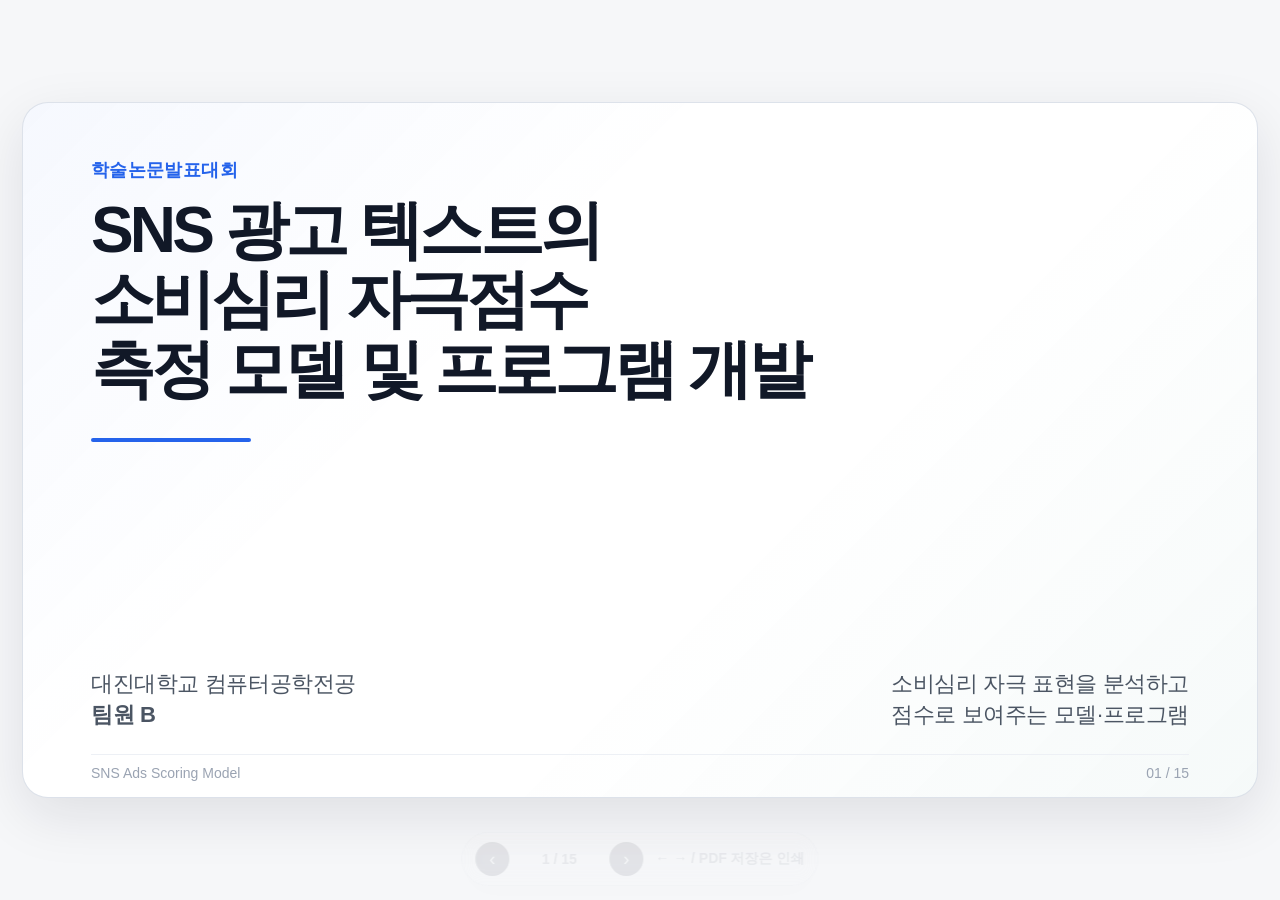
<file: presentation_deck_light.html>
<!doctype html>
<html lang="ko">
<head>
  <meta charset="utf-8" />
  <meta name="viewport" content="width=device-width, initial-scale=1" />
  <title>SNS 광고 텍스트 소비심리 자극점수 발표자료</title>
  <style>
    :root {
      --bg: #f6f7f9;
      --paper: #ffffff;
      --ink: #111827;
      --sub: #4b5563;
      --muted: #7a8494;
      --line: #d9dee8;
      --line-soft: #edf0f5;
      --accent: #2563eb;
      --accent-2: #0f766e;
      --accent-3: #ea580c;
      --soft-blue: #eff6ff;
      --soft-green: #ecfdf5;
      --soft-orange: #fff7ed;
      --shadow: 0 18px 55px rgba(15, 23, 42, .10);
    }

    * { box-sizing: border-box; }

    html, body { margin: 0; min-height: 100%; }

    body {
      background: var(--bg);
      color: var(--ink);
      font-family: Pretendard, "Noto Sans KR", "Apple SD Gothic Neo", "Malgun Gothic", Arial, sans-serif;
      letter-spacing: -0.025em;
    }

    .deck {
      min-height: 100vh;
      display: grid;
      place-items: center;
      padding: 22px;
    }

    .slide {
      position: relative;
      width: min(1280px, calc(100vw - 44px));
      aspect-ratio: 16 / 9;
      display: none;
      overflow: hidden;
      background:
        linear-gradient(135deg, rgba(37,99,235,.045), transparent 36%),
        linear-gradient(315deg, rgba(15,118,110,.04), transparent 40%),
        var(--paper);
      border: 1px solid rgba(217, 222, 232, .88);
      border-radius: 26px;
      box-shadow: var(--shadow);
      padding: 54px 68px 48px;
    }

    .slide.active { display: block; }

    .slide::after {
      content: "";
      position: absolute;
      left: 68px;
      right: 68px;
      bottom: 42px;
      height: 1px;
      background: var(--line-soft);
    }

    .topline {
      display: flex;
      align-items: flex-start;
      justify-content: space-between;
      gap: 28px;
      margin-bottom: 34px;
    }

    .kicker {
      margin: 0 0 12px;
      color: var(--accent);
      font-size: 18px;
      font-weight: 800;
      letter-spacing: .02em;
    }

    .num {
      min-width: 54px;
      text-align: right;
      color: #9aa3b2;
      font-size: 18px;
      font-weight: 700;
      letter-spacing: 0;
    }

    h1, h2, h3, p { margin-top: 0; }

    h1 {
      margin-bottom: 22px;
      font-size: clamp(46px, 5vw, 76px);
      line-height: 1.08;
      font-weight: 850;
      letter-spacing: -0.06em;
    }

    h2 {
      margin: 0;
      font-size: clamp(36px, 3.9vw, 58px);
      line-height: 1.14;
      font-weight: 850;
      letter-spacing: -0.055em;
    }

    h3 {
      margin: 0 0 12px;
      font-size: clamp(24px, 2.1vw, 32px);
      line-height: 1.2;
      font-weight: 800;
      letter-spacing: -0.045em;
    }

    p, li, td, th {
      font-size: clamp(20px, 1.75vw, 28px);
      line-height: 1.5;
    }

    .lead {
      max-width: 1020px;
      color: var(--sub);
      font-size: clamp(25px, 2.2vw, 34px);
      line-height: 1.48;
      font-weight: 520;
    }

    .compact-lead {
      font-size: clamp(21px, 1.85vw, 28px);
      line-height: 1.38;
    }

    .small {
      color: var(--muted);
      font-size: clamp(16px, 1.35vw, 21px);
      line-height: 1.48;
    }

    .footer {
      position: absolute;
      left: 68px;
      right: 68px;
      bottom: 16px;
      display: flex;
      justify-content: space-between;
      align-items: center;
      color: #9aa3b2;
      font-size: 14px;
      letter-spacing: 0;
      z-index: 2;
    }

    .title-meta {
      position: absolute;
      left: 68px;
      right: 68px;
      bottom: 66px;
      display: flex;
      justify-content: space-between;
      align-items: flex-end;
      gap: 24px;
      color: var(--sub);
      font-size: 22px;
      line-height: 1.4;
    }

    .title-line {
      width: 160px;
      height: 4px;
      margin: 34px 0 0;
      background: var(--accent);
      border-radius: 999px;
    }

    .agenda {
      display: grid;
      grid-template-columns: repeat(4, 1fr);
      gap: 22px;
      margin-top: 54px;
    }

    .agenda-item {
      padding-top: 20px;
      border-top: 3px solid var(--line);
    }

    .agenda-item strong {
      display: block;
      margin-bottom: 10px;
      color: var(--accent);
      font-size: 22px;
      letter-spacing: 0;
    }

    .agenda-item span {
      display: block;
      font-size: clamp(22px, 2vw, 31px);
      line-height: 1.32;
      font-weight: 760;
    }

    .two-col {
      display: grid;
      grid-template-columns: 1.04fr .96fr;
      gap: 54px;
      align-items: center;
    }

    .split {
      display: grid;
      grid-template-columns: 1fr 1fr;
      gap: 34px;
      align-items: stretch;
      margin-top: 28px;
    }

    .plain-list {
      margin: 22px 0 0;
      padding: 0;
      list-style: none;
    }

    .plain-list li {
      position: relative;
      padding-left: 28px;
      margin-bottom: 16px;
      color: var(--sub);
      font-weight: 520;
    }

    .plain-list li::before {
      content: "";
      position: absolute;
      left: 0;
      top: .68em;
      width: 9px;
      height: 9px;
      border-radius: 50%;
      background: var(--accent);
    }

    .quote-stack {
      display: grid;
      gap: 16px;
    }

    .quote {
      padding: 17px 20px;
      border-left: 5px solid var(--accent);
      background: rgba(248, 250, 252, .88);
      color: #1f2937;
      font-size: clamp(24px, 2.25vw, 34px);
      font-weight: 760;
      line-height: 1.22;
    }

    .statement {
      margin-top: 42px;
      padding-top: 28px;
      border-top: 1px solid var(--line);
      font-size: clamp(27px, 2.3vw, 36px);
      line-height: 1.36;
      font-weight: 780;
    }

    .muted-panel {
      padding: 28px 30px;
      border: 1px solid var(--line);
      border-radius: 18px;
      background: rgba(248, 250, 252, .68);
    }

    .metric-row {
      display: grid;
      grid-template-columns: repeat(3, 1fr);
      gap: 28px;
      margin-top: 42px;
    }

    .metric {
      padding: 26px 10px 20px 0;
      border-top: 3px solid var(--accent);
    }

    .metric b {
      display: block;
      margin-bottom: 8px;
      color: var(--ink);
      font-size: clamp(48px, 4.6vw, 70px);
      line-height: 1;
      letter-spacing: -0.055em;
    }

    .metric span {
      display: block;
      color: var(--sub);
      font-size: clamp(19px, 1.65vw, 25px);
      line-height: 1.38;
      font-weight: 600;
    }

    .thin-table {
      width: 100%;
      border-collapse: collapse;
      margin-top: 26px;
      table-layout: fixed;
    }

    .thin-table th,
    .thin-table td {
      padding: 13px 12px;
      border-bottom: 1px solid var(--line-soft);
      text-align: left;
      vertical-align: middle;
      font-size: clamp(17px, 1.28vw, 22px);
      line-height: 1.28;
    }

    .thin-table th {
      color: var(--muted);
      font-size: clamp(14px, 1.12vw, 18px);
      font-weight: 800;
      letter-spacing: .02em;
    }

    .thin-table td:first-child { font-weight: 780; color: var(--ink); }
    .thin-table .weight { color: var(--accent); font-weight: 820; letter-spacing: 0; }

    .category-table th,
    .category-table td {
      padding: 9px 12px;
      font-size: clamp(15px, 1.12vw, 19px);
      line-height: 1.18;
    }

    .pipeline {
      display: grid;
      grid-template-columns: repeat(4, 1fr);
      gap: 20px;
      margin-top: 46px;
    }

    .step {
      position: relative;
      min-height: 170px;
      padding-top: 22px;
      border-top: 3px solid var(--line);
    }

    .step:not(:last-child)::after {
      content: "→";
      position: absolute;
      right: -17px;
      top: 48px;
      color: #aab3c2;
      font-size: 30px;
      font-weight: 700;
    }

    .step b {
      display: block;
      margin-bottom: 12px;
      color: var(--accent);
      font-size: 20px;
      letter-spacing: 0;
    }

    .step strong {
      display: block;
      margin-bottom: 9px;
      font-size: clamp(23px, 1.9vw, 30px);
      line-height: 1.22;
      letter-spacing: -0.045em;
    }

    .step span {
      display: block;
      color: var(--sub);
      font-size: clamp(17px, 1.35vw, 22px);
      line-height: 1.42;
    }

    .model-flow {
      display: grid;
      grid-template-columns: 1fr 1.05fr 1fr;
      gap: 34px;
      align-items: stretch;
      margin-top: 38px;
    }

    .model-block {
      padding-top: 24px;
      border-top: 3px solid var(--line);
    }

    .model-block.center { border-top-color: var(--accent); }

    .model-block ul {
      margin: 18px 0 0;
      padding: 0;
      list-style: none;
    }

    .model-block li {
      padding: 12px 0;
      border-bottom: 1px solid var(--line-soft);
      color: var(--sub);
      font-size: clamp(19px, 1.55vw, 24px);
    }

    .formula {
      margin: 34px 0 24px;
      padding: 28px 30px;
      border-top: 3px solid var(--accent);
      border-bottom: 1px solid var(--line);
      font-family: "SFMono-Regular", Consolas, "Liberation Mono", monospace;
      font-size: clamp(26px, 2.6vw, 38px);
      line-height: 1.35;
      letter-spacing: -0.04em;
      background: rgba(248, 250, 252, .6);
    }

    .definition-grid {
      display: grid;
      grid-template-columns: repeat(5, 1fr);
      gap: 14px;
      margin-top: 24px;
    }

    .term {
      padding-top: 14px;
      border-top: 2px solid var(--line);
    }

    .term b {
      display: block;
      margin-bottom: 5px;
      color: var(--accent);
      font-size: clamp(21px, 1.8vw, 27px);
      letter-spacing: 0;
    }

    .term span {
      display: block;
      color: var(--sub);
      font-size: clamp(15px, 1.14vw, 18px);
      line-height: 1.35;
    }

    .mock-ui {
      display: grid;
      grid-template-columns: .92fr 1.08fr;
      gap: 26px;
      margin-top: 30px;
      align-items: stretch;
    }

    .mock-box {
      min-height: 278px;
      padding: 24px 26px;
      border: 1px solid var(--line);
      border-radius: 18px;
      background: rgba(255,255,255,.72);
    }

    .mock-label {
      color: var(--muted);
      font-size: 17px;
      font-weight: 800;
      letter-spacing: .02em;
    }

    .mock-text {
      margin-top: 24px;
      color: var(--ink);
      font-size: clamp(27px, 2.25vw, 35px);
      line-height: 1.34;
      font-weight: 760;
    }

    .score {
      margin-top: 22px;
      font-size: clamp(62px, 5.2vw, 80px);
      line-height: 1;
      font-weight: 880;
      letter-spacing: -0.07em;
    }

    .bars { margin-top: 22px; display: grid; gap: 14px; }
    .bar-row { display: grid; grid-template-columns: 96px 1fr 54px; gap: 12px; align-items: center; }
    .bar-row span { color: var(--sub); font-size: 18px; font-weight: 720; }
    .bar-bg { height: 10px; border-radius: 999px; background: #e7ebf2; overflow: hidden; }
    .bar { height: 100%; border-radius: 999px; background: var(--accent); }

    .closing {
      display: grid;
      min-height: 440px;
      align-content: center;
      max-width: 1030px;
    }

    .closing p {
      color: var(--ink);
      font-size: clamp(34px, 3vw, 48px);
      line-height: 1.36;
      font-weight: 760;
      letter-spacing: -0.055em;
    }

    .thanks {
      margin-top: 32px;
      color: var(--accent);
      font-size: clamp(40px, 4vw, 62px);
      font-weight: 860;
      letter-spacing: -0.06em;
    }

    .nav {
      position: fixed;
      left: 50%;
      bottom: 14px;
      transform: translateX(-50%);
      z-index: 100;
      display: flex;
      align-items: center;
      gap: 12px;
      padding: 9px 13px;
      border: 1px solid rgba(217,222,232,.9);
      border-radius: 999px;
      background: rgba(255,255,255,.84);
      box-shadow: 0 10px 28px rgba(15, 23, 42, .10);
      backdrop-filter: blur(10px);
      opacity: .08;
      transition: opacity .16s ease;
    }

    .nav:hover,
    .nav:focus-within { opacity: 1; }

    .nav button {
      width: 34px;
      height: 34px;
      border: 0;
      border-radius: 50%;
      background: var(--ink);
      color: #fff;
      font-size: 18px;
      cursor: pointer;
    }

    .nav span {
      min-width: 76px;
      text-align: center;
      color: var(--sub);
      font-size: 14px;
      letter-spacing: 0;
      font-weight: 700;
    }

    .print-hint {
      color: var(--muted);
      font-size: 13px;
      font-weight: 600;
    }

    @media (max-width: 980px) {
      .deck { place-items: start center; padding: 12px; }
      .slide { width: calc(100vw - 24px); border-radius: 18px; padding: 34px 34px 38px; }
      .slide::after, .footer, .title-meta { left: 34px; right: 34px; }
      .agenda, .pipeline, .metric-row, .definition-grid { gap: 10px; }
    }

    @media print {
      @page { size: 16in 9in; margin: 0; }
      html, body { background: #fff; }
      .deck { display: block; padding: 0; }
      .slide {
        display: block !important;
        width: 16in;
        height: 9in;
        border: 0;
        border-radius: 0;
        box-shadow: none;
        page-break-after: always;
      }
      .nav { display: none; }
    }
  </style>
</head>
<body>
  <main class="deck" aria-label="SNS 광고 텍스트 소비심리 자극점수 발표자료">
    <section class="slide active">
      <p class="kicker">학술논문발표대회</p>
      <h1>SNS 광고 텍스트의<br>소비심리 자극점수<br>측정 모델 및 프로그램 개발</h1>
      <div class="title-line"></div>
      <div class="title-meta">
        <div>대진대학교 컴퓨터공학전공<br><strong>팀원 B</strong></div>
        <div>소비심리 자극 표현을 분석하고<br>점수로 보여주는 모델·프로그램</div>
      </div>
      <div class="footer"><span>SNS Ads Scoring Model</span><span>01 / 15</span></div>
    </section>

    <section class="slide">
      <div class="topline"><div><p class="kicker">Presentation Flow</p><h2>발표 흐름</h2></div><div class="num">02</div></div>
      <p class="lead">연구 배경에서 시작해, 데이터·모델·점수 계산 방식과 실제 프로그램 결과까지 순서대로 설명하겠습니다.</p>
      <div class="agenda">
        <div class="agenda-item"><strong>01</strong><span>연구 배경<br>문제제기</span></div>
        <div class="agenda-item"><strong>02</strong><span>연구 목적</span></div>
        <div class="agenda-item"><strong>03</strong><span>연구 방법<br>데이터·모델·점수식</span></div>
        <div class="agenda-item"><strong>04</strong><span>실행 결과<br>결론·한계</span></div>
      </div>
      <div class="footer"><span>발표 구성</span><span>02 / 15</span></div>
    </section>

    <section class="slide">
      <div class="topline"><div><p class="kicker">Background</p><h2>SNS 광고는 짧은 문구로<br>구매 결정을 자극합니다</h2></div><div class="num">03</div></div>
      <div class="two-col">
        <div>
          <p class="lead">인스타그램, 페이스북, 유튜브 등에서 사용자는 광고를 의식적으로 찾지 않아도 반복적으로 광고 문구에 노출됩니다.</p>
          <ul class="plain-list">
            <li>광고는 상품 정보 전달을 넘어 심리적 설득 표현을 사용</li>
            <li>빠른 구매 유도, 과소비, 충동구매 가능성</li>
            <li>광고 문구의 자극 정도를 정량적으로 볼 필요</li>
          </ul>
        </div>
        <div class="quote-stack">
          <div class="quote">“오늘까지만”</div>
          <div class="quote">“품절임박”</div>
          <div class="quote">“누적 판매 10만 개”</div>
          <div class="quote">“전문가 추천”</div>
        </div>
      </div>
      <div class="footer"><span>연구 배경</span><span>03 / 15</span></div>
    </section>

    <section class="slide">
      <div class="topline"><div><p class="kicker">Research Gap</p><h2>기존 연구의 한계</h2></div><div class="num">04</div></div>
      <div class="split">
        <div class="muted-panel">
          <h3>정성적 분석 중심</h3>
          <p>광고 문구를 사례 중심으로 해석하는 연구가 많아, 광고 간 자극 정도를 수치로 비교하기 어렵습니다.</p>
        </div>
        <div class="muted-panel">
          <h3>단일 전략 중심</h3>
          <p>긴급성, 희소성처럼 하나의 설득 전략만 보는 경우가 많아, 여러 전략이 함께 쓰인 광고를 종합적으로 평가하기 어렵습니다.</p>
        </div>
      </div>
      <div class="statement">따라서 여러 설득 전략을 동시에 탐지하고, 하나의 점수로 비교할 수 있는 모델이 필요합니다.</div>
      <div class="footer"><span>문제제기</span><span>04 / 15</span></div>
    </section>

    <section class="slide">
      <div class="topline"><div><p class="kicker">Objective</p><h2>연구 목적</h2></div><div class="num">05</div></div>
      <p class="lead">SNS 광고 텍스트에 포함된 설득 전략을 탐지하고, 카테고리별 가중치를 적용하여 광고의 소비심리 자극 정도를 정량적으로 측정하는 모델을 제안합니다.</p>
      <div class="metric-row">
        <div class="metric"><b>01</b><span>어떤 설득 전략이 들어갔는지 탐지</span></div>
        <div class="metric"><b>02</b><span>그 전략이 얼마나 강하게 나타나는지 예측</span></div>
        <div class="metric"><b>03</b><span>가중치와 보정 계수로 최종 점수 산출</span></div>
      </div>
      <div class="footer"><span>연구 목적</span><span>05 / 15</span></div>
    </section>

    <section class="slide">
      <div class="topline"><div><p class="kicker">Categories & Weights</p><h2>7개 설득 전략 카테고리와 가중치</h2></div><div class="num">06</div></div>
      <p class="lead compact-lead">광고 문구에서 자주 나타나는 설득 표현을 7개 카테고리로 정의하고, 소비심리 자극 정도를 반영하기 위해 카테고리별 가중치를 설정했습니다.</p>
      <p class="small" style="margin:-2px 0 12px;">산출 방식: 참고값 rᵢ를 전체 합 Σr=1.987로 나누어 정규화했습니다. 예: 권위·신뢰 0.44 ÷ 1.987 = 0.221</p>
      <table class="thin-table category-table">
        <thead><tr><th>카테고리</th><th>예시 표현</th><th>가중치</th><th>의미</th></tr></thead>
        <tbody>
          <tr><td>권위·신뢰</td><td>전문가 추천, 공식 인증</td><td class="weight">0.221</td><td>신뢰 근거 강조</td></tr>
          <tr><td>사회적 증명</td><td>누적 판매 10만 개</td><td class="weight">0.160</td><td>많은 사람이 선택</td></tr>
          <tr><td>사회적 정체성</td><td>갓생러 필수템</td><td class="weight">0.156</td><td>특정 집단·이미지 소속감</td></tr>
          <tr><td>호혜성</td><td>무료배송, 샘플 증정</td><td class="weight">0.151</td><td>혜택 제공</td></tr>
          <tr><td>희소성</td><td>품절임박, 한정 수량</td><td class="weight">0.126</td><td>수량 제한</td></tr>
          <tr><td>긴급성</td><td>오늘까지만, 자정 마감</td><td class="weight">0.096</td><td>시간 압박</td></tr>
          <tr><td>가격비교</td><td>정가 대비 할인</td><td class="weight">0.091</td><td>가격 이득 강조</td></tr>
        </tbody>
      </table>
      <div class="footer"><span>카테고리 분류 체계</span><span>06 / 15</span></div>
    </section>

    <section class="slide">
      <div class="topline"><div><p class="kicker">Dataset</p><h2>광고 텍스트 데이터셋 구축</h2></div><div class="num">07</div></div>
      <p class="lead">실제 SNS 광고 텍스트와 각 문구에 포함된 설득 전략 라벨이 필요했기 때문에, 광고 문구를 수집·정제하여 학습 데이터셋을 구축했습니다.</p>
      <div class="pipeline">
        <div class="step"><b>01</b><strong>데이터 수집</strong><span>네이버와 Meta Ads Library 기반 광고 텍스트 수집</span></div>
        <div class="step"><b>02</b><strong>정제</strong><span>중복·분석 부적합 문구 제거</span></div>
        <div class="step"><b>03</b><strong>데이터셋 구축</strong><span>총 6,149건의 SNS 광고 텍스트 확보</span></div>
        <div class="step"><b>04</b><strong>학습 분할</strong><span>학습·검증·테스트 데이터로 분리</span></div>
      </div>
      <div class="footer"><span>데이터셋 구축</span><span>07 / 15</span></div>
    </section>

    <section class="slide">
      <div class="topline"><div><p class="kicker">Labeling</p><h2>라벨링 방식</h2></div><div class="num">08</div></div>
      <div class="two-col">
        <div>
          <p class="lead">초기에는 사람이 직접 광고 문구를 보고 카테고리를 판단했습니다. 이후 정리된 기준을 바탕으로 AI를 활용해 나머지 데이터 라벨링을 확장했습니다.</p>
          <p class="small">질문이 나오면: 초기 데이터는 팀원 간 중복 라벨링으로 기준을 맞추고, 이후 동일 기준을 적용해 확장했다고 설명하면 안전합니다.</p>
        </div>
        <div class="pipeline" style="grid-template-columns:1fr; gap:18px; margin-top:0;">
          <div class="step" style="min-height:auto;"><b>1차</b><strong>사람 라벨링</strong><span>카테고리 판별 기준 정리</span></div>
          <div class="step" style="min-height:auto;"><b>2차</b><strong>AI 라벨링 확장</strong><span>동일 기준으로 대량 라벨링</span></div>
          <div class="step" style="min-height:auto;"><b>최종</b><strong>카테고리·방향성·강도 라벨 구성</strong><span>모델 학습용 데이터로 사용</span></div>
        </div>
      </div>
      <div class="footer"><span>라벨링</span><span>08 / 15</span></div>
    </section>

    <section class="slide">
      <div class="topline"><div><p class="kicker">Model Architecture</p><h2>KLUE-RoBERTa-large 기반 모델</h2></div><div class="num">09</div></div>
      <p class="lead">한국어 SNS 광고 문구 분석을 위해 사전학습 한국어 언어모델인 KLUE-RoBERTa-large, 즉 클루 로버타 라지 모델을 기반으로 사용했습니다.</p>
      <div class="model-flow">
        <div class="model-block">
          <h3>입력</h3>
          <ul>
            <li>광고 문구 입력</li>
            <li>사전학습 토크나이저로 모델 입력 변환</li>
          </ul>
        </div>
        <div class="model-block center">
          <h3>문장 표현</h3>
          <ul>
            <li>KLUE-RoBERTa-large가 문장 의미를 벡터로 표현</li>
            <li>광고 문맥을 반영한 특징 추출</li>
          </ul>
        </div>
        <div class="model-block">
          <h3>3가지 예측</h3>
          <ul>
            <li>카테고리: 여러 라벨 동시 예측</li>
            <li>방향성: 소비 자극 방향 여부</li>
            <li>표현 강도: 약·보통·강</li>
          </ul>
        </div>
      </div>
      <div class="footer"><span>모델 구조</span><span>09 / 15</span></div>
    </section>

    <section class="slide">
      <div class="topline"><div><p class="kicker">Scoring Formula</p><h2>소비심리 자극 점수 계산식</h2></div><div class="num">10</div></div>
      <div class="formula">Score = ( Σ Wᵢ × probᵢ × pᵢ × tᵢ ) × S(n) × 100</div>
      <div class="definition-grid">
        <div class="term"><b>Wᵢ</b><span>카테고리별 가중치</span></div>
        <div class="term"><b>probᵢ</b><span>모델이 예측한 카테고리 확률</span></div>
        <div class="term"><b>pᵢ</b><span>방향성 계수</span></div>
        <div class="term"><b>tᵢ</b><span>표현 강도 계수</span></div>
        <div class="term"><b>S(n)</b><span>동시 탐지 카테고리 수 보정</span></div>
      </div>
      <p class="statement" style="font-size:clamp(24px,2vw,31px);">여러 설득 전략이 동시에 탐지되면 자극 정도가 커질 수 있으므로, 동시 탐지 보정 계수를 적용해 최종 점수를 계산했습니다.</p>
      <p class="small">발표에서는 100점 기준 상대 지표로 설명하면 됩니다. 수식상 원점수는 방향성·강도·보정 계수 때문에 범위를 벗어날 수 있어, 표시 단계에서는 0~100으로 제한해 해석하는 것이 직관적입니다.</p>
      <div class="footer"><span>점수 계산식</span><span>10 / 15</span></div>
    </section>

    <section class="slide">
      <div class="topline"><div><p class="kicker">Program</p><h2>웹페이지 구현 및 실행 결과</h2></div><div class="num">11</div></div>
      <div class="mock-ui">
        <div class="mock-box">
          <div class="mock-label">광고 문구 입력</div>
          <div class="mock-text">오늘만 50% 할인<br>무료배송</div>
          <p class="small" style="margin-top:34px;">광고 텍스트를 입력하면 모델이 문구 안의 설득 전략을 분석합니다.</p>
        </div>
        <div class="mock-box">
          <div class="mock-label">분석 결과</div>
          <div class="score">51.3점</div>
          <div class="bars">
            <div class="bar-row"><span>긴급성</span><div class="bar-bg"><div class="bar" style="width:82%"></div></div><span>높음</span></div>
            <div class="bar-row"><span>가격비교</span><div class="bar-bg"><div class="bar" style="width:76%"></div></div><span>높음</span></div>
            <div class="bar-row"><span>호혜성</span><div class="bar-bg"><div class="bar" style="width:68%"></div></div><span>탐지</span></div>
          </div>
        </div>
      </div>
      <p class="small" style="margin-top:20px;">단순히 “자극적이다”가 아니라, 어떤 표현 때문에 점수가 높게 나왔는지 함께 확인할 수 있도록 구성했습니다.</p>
      <div class="footer"><span>프로그램 결과</span><span>11 / 15</span></div>
    </section>

    <section class="slide">
      <div class="topline"><div><p class="kicker">Evaluation</p><h2>모델 성능 검증</h2></div><div class="num">12</div></div>
      <div class="metric-row">
        <div class="metric"><b>0.826</b><span>Macro-F1<br>7개 카테고리 분류 성능</span></div>
        <div class="metric"><b>0.838</b><span>Pearson r<br>기준 점수와 예측 점수의 상관</span></div>
        <div class="metric"><b>5.80</b><span>MAE<br>100점 기준 평균 오차</span></div>
      </div>
      <div class="split" style="margin-top:48px;">
        <div>
          <h3>Macro-F1</h3>
          <p class="small">정확도 82.6%라는 뜻이 아니라, 7개 카테고리별 F1을 동일 비중으로 평균한 분류 지표입니다.</p>
        </div>
        <div>
          <h3>Pearson r</h3>
          <p class="small">실제 구매율이 아니라, 라벨 기반 기준 점수와 모델 예측 점수가 같은 방향으로 움직이는 정도를 의미합니다.</p>
        </div>
      </div>
      <div class="footer"><span>성능 평가</span><span>12 / 15</span></div>
    </section>

    <section class="slide">
      <div class="topline"><div><p class="kicker">Implications</p><h2>연구 의의와 활용 가능성</h2></div><div class="num">13</div></div>
      <p class="lead">광고 문구끼리 소비심리 자극 정도를 비교하고, 어떤 표현이 점수에 영향을 주는지 분석할 수 있는 가능성을 확인했습니다.</p>
      <div class="metric-row">
        <div class="metric"><b>소비자</b><span>광고 문구를 한 번 더 비판적으로 볼 수 있는 참고 지표</span></div>
        <div class="metric"><b>마케팅</b><span>어떤 표현이 소비심리에 영향을 주는지 분석하는 도구</span></div>
        <div class="metric"><b>모니터링</b><span>과도한 심리 자극 문구를 가진 광고를 우선 검토하는 보조 지표</span></div>
      </div>
      <p class="small" style="margin-top:36px;">사기성 광고 탐지는 단독 판정이 아니라, 긴급성·희소성·권위 표현이 과도하게 결합된 고위험 후보를 검토하는 보조 신호로 설명하는 것이 안전합니다.</p>
      <div class="footer"><span>활용 가능성</span><span>13 / 15</span></div>
    </section>

    <section class="slide">
      <div class="topline"><div><p class="kicker">Limitations & Future Work</p><h2>한계점 및 발전 가능성</h2></div><div class="num">14</div></div>
      <div class="split">
        <div>
          <h3>현재 한계</h3>
          <ul class="plain-list">
            <li>가중치는 실제 소비자 행동 데이터가 아니라 선행연구 기반 초기값</li>
            <li>클릭률·구매 전환율과 완전히 일치한다고 보기는 어려움</li>
            <li>현재 모델은 텍스트 중심 분석</li>
          </ul>
        </div>
        <div>
          <h3>발전 방향</h3>
          <ul class="plain-list">
            <li>실제 클릭률·구매 데이터로 가중치 보정</li>
            <li>소비자 반응을 반영한 실증적 점수 체계로 확장</li>
            <li>이미지·영상·색감·자막까지 포함한 멀티모달 분석</li>
          </ul>
        </div>
      </div>
      <div class="footer"><span>한계와 향후 과제</span><span>14 / 15</span></div>
    </section>

    <section class="slide">
      <div class="topline"><div><p class="kicker">Conclusion</p><h2>마무리</h2></div><div class="num">15</div></div>
      <div class="closing">
        <p>저희 연구는 단순히 광고 문구에 점수를 매기는 것이 아니라,<br>광고가 소비자의 마음을 움직이는 방식을 조금 더 명확하게 바라보려는 시도였습니다.</p>
        <p>보이지 않는 자극을 수치로 보여주는 것은 소비자에게 한 번 더 생각할 기회를 주고, 광고에는 더 책임 있는 방향을 제시할 수 있다고 생각합니다.</p>
        <div class="thanks">감사합니다</div>
      </div>
      <div class="footer"><span>Q&A</span><span>15 / 15</span></div>
    </section>
  </main>

  <div class="nav" aria-label="slide navigation">
    <button type="button" id="prev" aria-label="이전 슬라이드">‹</button>
    <span id="counter">1 / 15</span>
    <button type="button" id="next" aria-label="다음 슬라이드">›</button>
    <span class="print-hint">← → / PDF 저장은 인쇄</span>
  </div>

  <script>
    const slides = Array.from(document.querySelectorAll('.slide'));
    const counter = document.getElementById('counter');
    let index = 0;

    function show(i) {
      index = Math.max(0, Math.min(slides.length - 1, i));
      slides.forEach((slide, n) => slide.classList.toggle('active', n === index));
      counter.textContent = `${index + 1} / ${slides.length}`;
      history.replaceState(null, '', `#${index + 1}`);
    }

    document.getElementById('prev').addEventListener('click', () => show(index - 1));
    document.getElementById('next').addEventListener('click', () => show(index + 1));
    window.addEventListener('keydown', (event) => {
      if (['ArrowRight', 'PageDown', ' '].includes(event.key)) { event.preventDefault(); show(index + 1); }
      if (['ArrowLeft', 'PageUp', 'Backspace'].includes(event.key)) { event.preventDefault(); show(index - 1); }
      if (event.key === 'Home') show(0);
      if (event.key === 'End') show(slides.length - 1);
    });

    const initial = Number(location.hash.replace('#', ''));
    if (Number.isInteger(initial) && initial >= 1 && initial <= slides.length) show(initial - 1);
  </script>
</body>
</html>
</file>
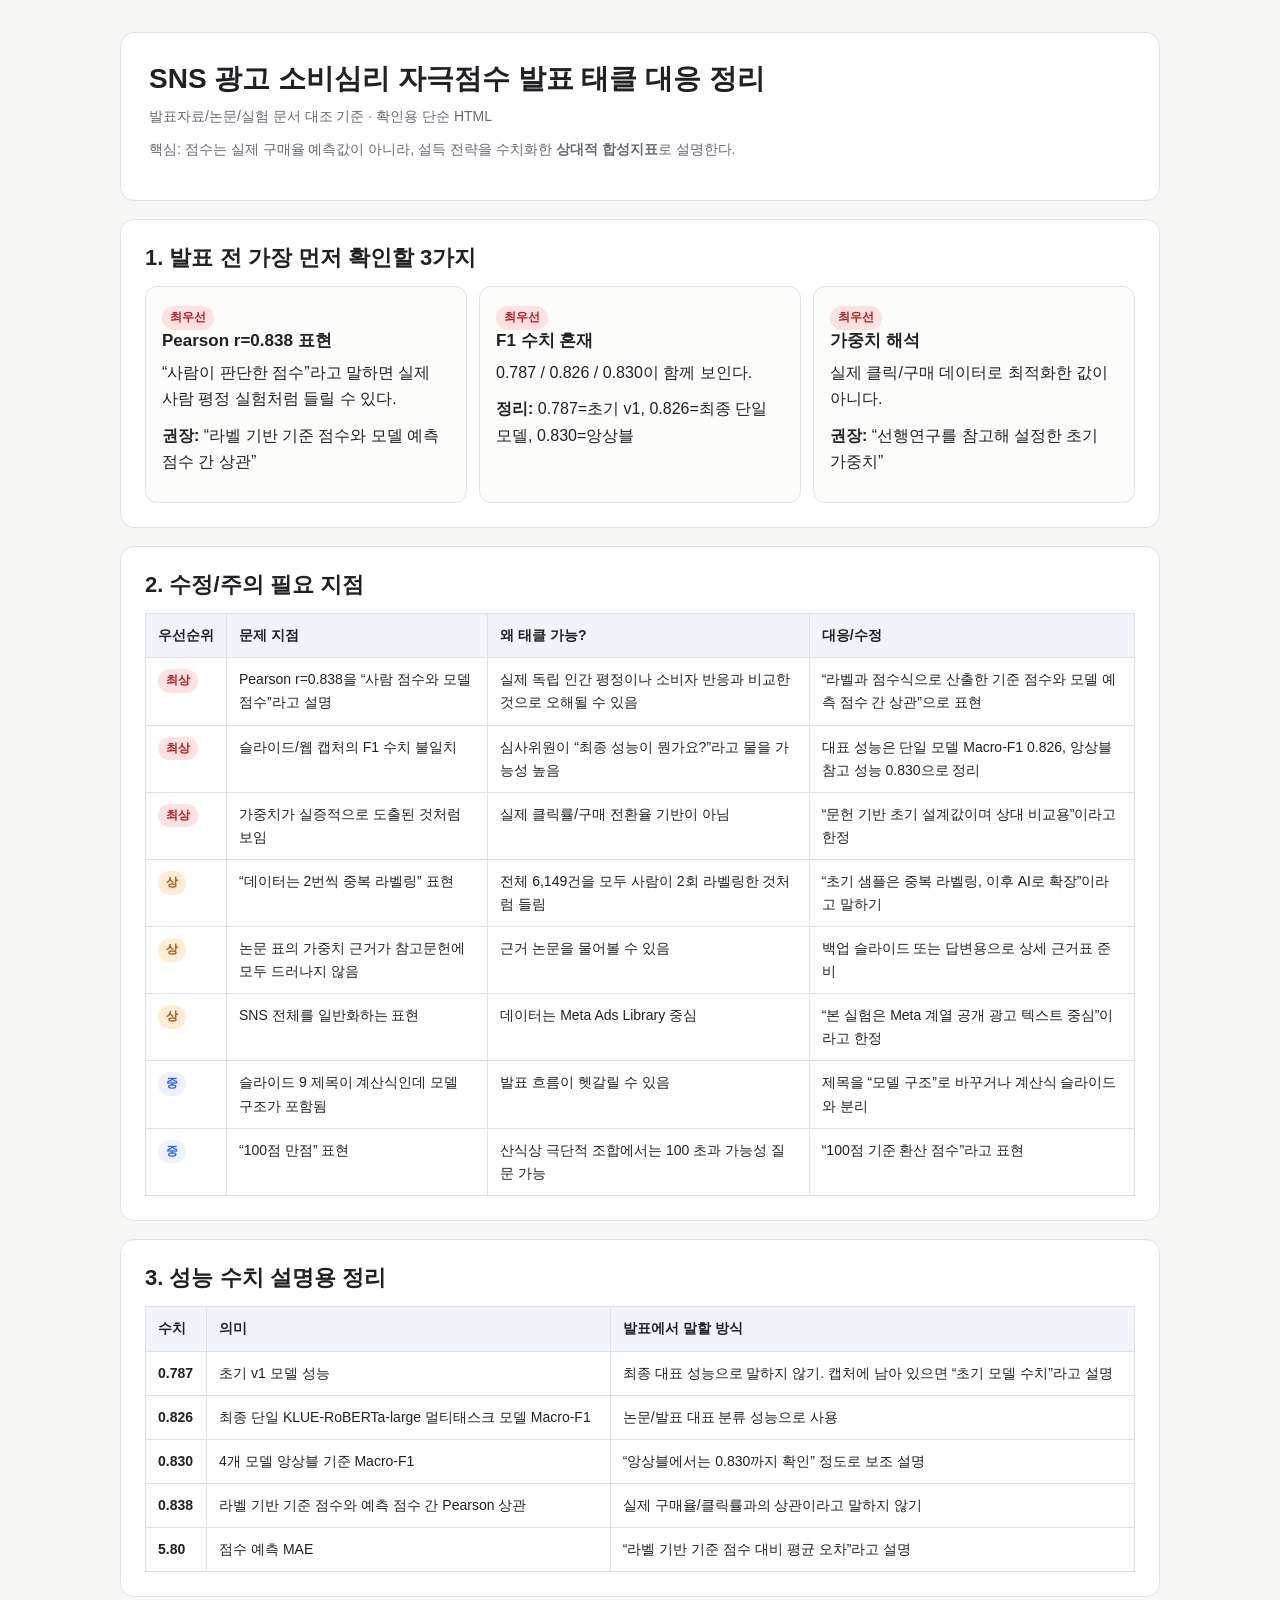
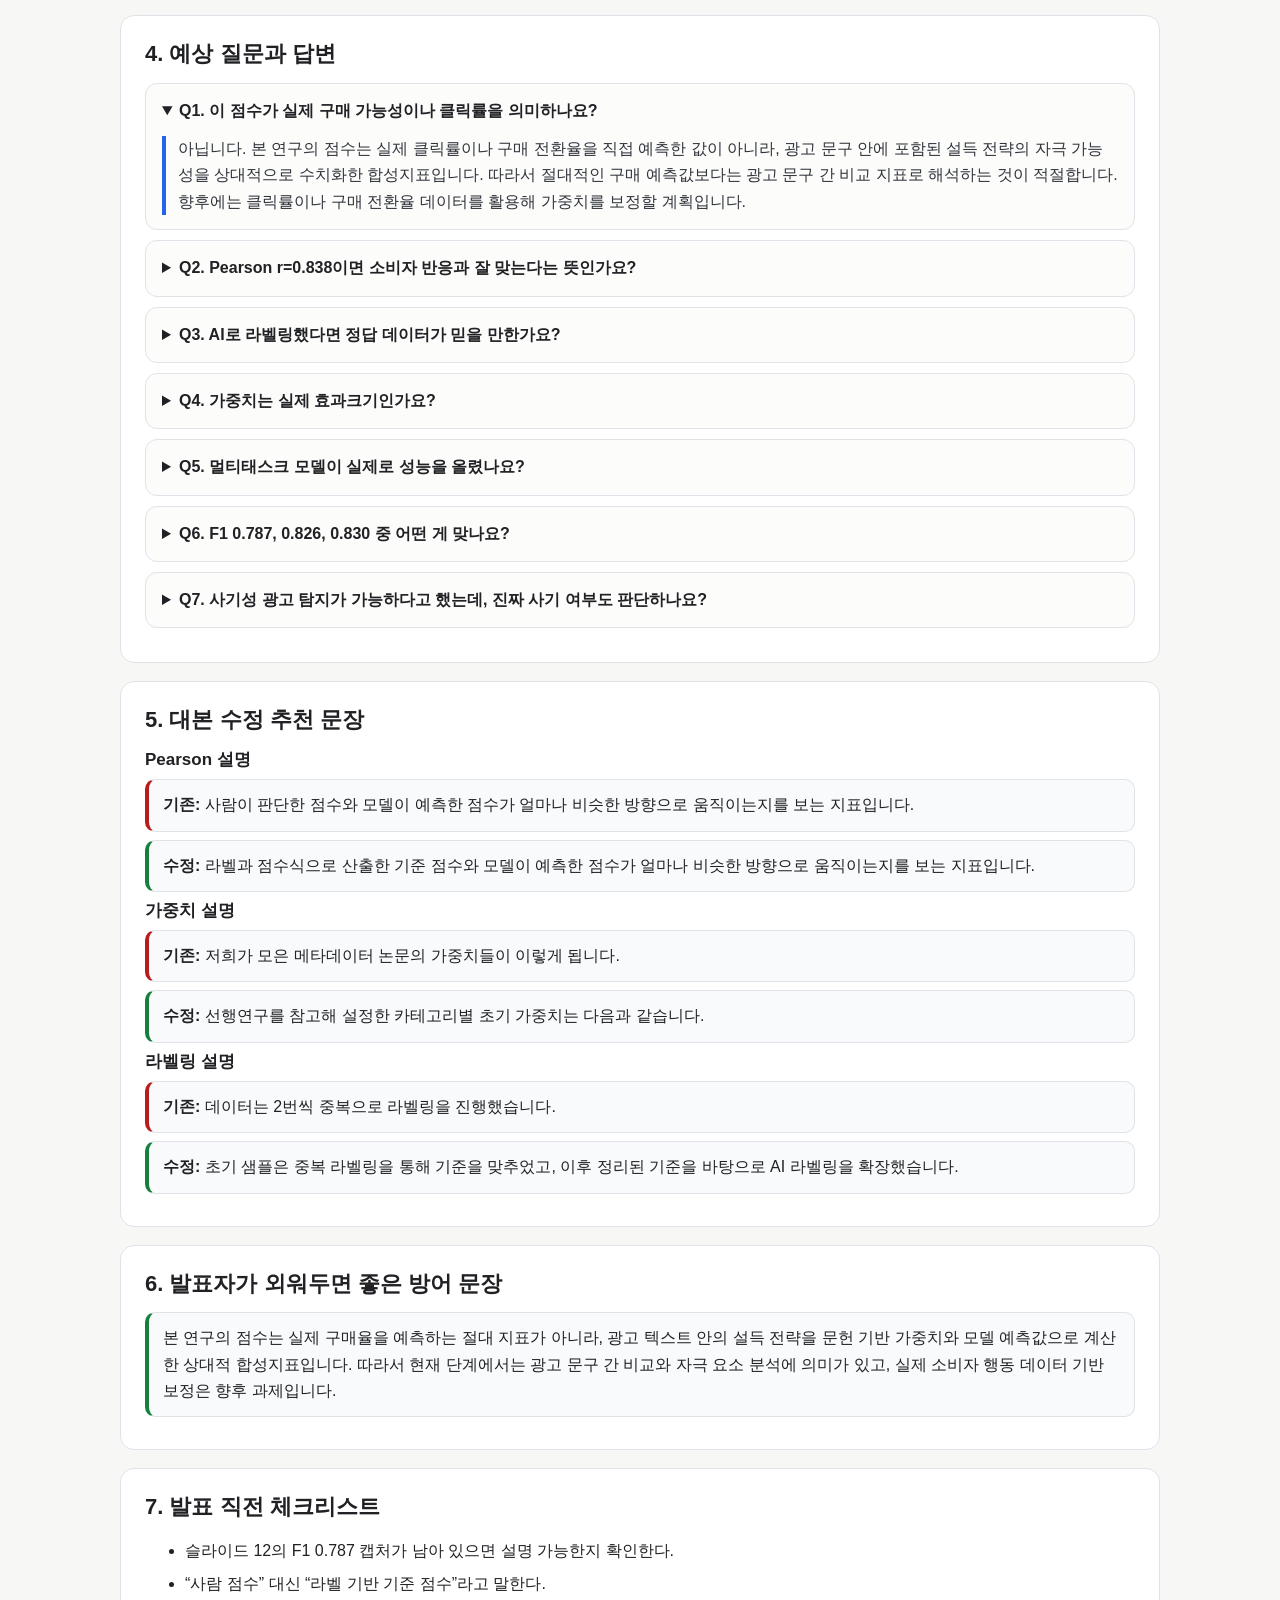
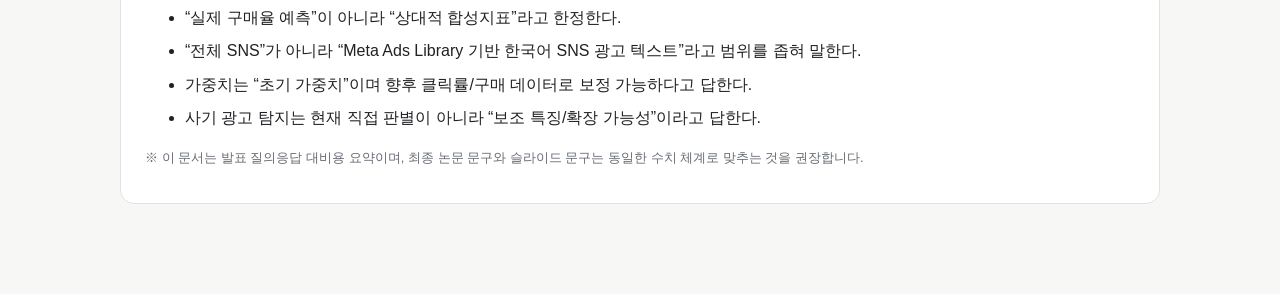
<file: presentation_review_checklist.html>
<!doctype html>
<html lang="ko">
<head>
  <meta charset="utf-8">
  <meta name="viewport" content="width=device-width, initial-scale=1">
  <title>SNS 광고 소비심리 자극점수 발표 태클 대응 정리</title>
  <style>
    :root {
      --bg: #f7f7f5;
      --paper: #ffffff;
      --text: #202124;
      --muted: #666b73;
      --line: #dfe3e8;
      --accent: #2563eb;
      --warn: #b45309;
      --danger: #b91c1c;
      --ok: #15803d;
    }

    * { box-sizing: border-box; }
    body {
      margin: 0;
      background: var(--bg);
      color: var(--text);
      font-family: -apple-system, BlinkMacSystemFont, "Segoe UI", "Noto Sans KR", sans-serif;
      line-height: 1.65;
    }

    main {
      max-width: 1080px;
      margin: 0 auto;
      padding: 32px 20px 72px;
    }

    header {
      background: var(--paper);
      border: 1px solid var(--line);
      border-radius: 14px;
      padding: 28px;
      margin-bottom: 18px;
    }

    h1, h2, h3 { line-height: 1.3; margin: 0; }
    h1 { font-size: 28px; margin-bottom: 8px; }
    h2 { font-size: 22px; margin-bottom: 14px; }
    h3 { font-size: 17px; margin-bottom: 8px; }
    p { margin: 0 0 10px; }

    .meta {
      color: var(--muted);
      font-size: 14px;
    }

    .section {
      background: var(--paper);
      border: 1px solid var(--line);
      border-radius: 14px;
      padding: 24px;
      margin: 18px 0;
    }

    .grid {
      display: grid;
      grid-template-columns: repeat(auto-fit, minmax(230px, 1fr));
      gap: 12px;
    }

    .card {
      border: 1px solid var(--line);
      border-radius: 12px;
      padding: 16px;
      background: #fcfcfb;
    }

    .tag {
      display: inline-block;
      padding: 2px 8px;
      border-radius: 999px;
      font-size: 12px;
      font-weight: 700;
      margin-right: 6px;
      background: #eef2ff;
      color: var(--accent);
    }

    .tag.danger { background: #fee2e2; color: var(--danger); }
    .tag.warn { background: #ffedd5; color: var(--warn); }
    .tag.ok { background: #dcfce7; color: var(--ok); }

    table {
      width: 100%;
      border-collapse: collapse;
      margin-top: 10px;
      font-size: 14px;
    }

    th, td {
      border: 1px solid var(--line);
      padding: 10px 12px;
      vertical-align: top;
      text-align: left;
    }

    th {
      background: #f1f5f9;
      font-weight: 700;
      white-space: nowrap;
    }

    details {
      border: 1px solid var(--line);
      border-radius: 12px;
      padding: 14px 16px;
      margin: 10px 0;
      background: #fcfcfb;
    }

    summary {
      cursor: pointer;
      font-weight: 700;
    }

    .answer {
      margin-top: 12px;
      border-left: 4px solid var(--accent);
      padding-left: 12px;
      color: #30343b;
    }

    .quote {
      background: #f8fafc;
      border: 1px solid var(--line);
      border-radius: 10px;
      padding: 12px 14px;
      margin: 8px 0;
    }

    .bad {
      border-left: 4px solid var(--danger);
    }

    .good {
      border-left: 4px solid var(--ok);
    }

    .small {
      color: var(--muted);
      font-size: 13px;
    }

    .checklist li {
      margin: 7px 0;
    }

    @media print {
      body { background: #fff; }
      main { max-width: none; padding: 0; }
      .section, header, details { break-inside: avoid; }
    }
  </style>
</head>
<body>
<main>
  <header>
    <h1>SNS 광고 소비심리 자극점수 발표 태클 대응 정리</h1>
    <p class="meta">발표자료/논문/실험 문서 대조 기준 · 확인용 단순 HTML</p>
    <p class="meta">핵심: 점수는 실제 구매율 예측값이 아니라, 설득 전략을 수치화한 <strong>상대적 합성지표</strong>로 설명한다.</p>
  </header>

  <section class="section">
    <h2>1. 발표 전 가장 먼저 확인할 3가지</h2>
    <div class="grid">
      <div class="card">
        <span class="tag danger">최우선</span>
        <h3>Pearson r=0.838 표현</h3>
        <p>“사람이 판단한 점수”라고 말하면 실제 사람 평정 실험처럼 들릴 수 있다.</p>
        <p><strong>권장:</strong> “라벨 기반 기준 점수와 모델 예측 점수 간 상관”</p>
      </div>
      <div class="card">
        <span class="tag danger">최우선</span>
        <h3>F1 수치 혼재</h3>
        <p>0.787 / 0.826 / 0.830이 함께 보인다.</p>
        <p><strong>정리:</strong> 0.787=초기 v1, 0.826=최종 단일 모델, 0.830=앙상블</p>
      </div>
      <div class="card">
        <span class="tag danger">최우선</span>
        <h3>가중치 해석</h3>
        <p>실제 클릭/구매 데이터로 최적화한 값이 아니다.</p>
        <p><strong>권장:</strong> “선행연구를 참고해 설정한 초기 가중치”</p>
      </div>
    </div>
  </section>

  <section class="section">
    <h2>2. 수정/주의 필요 지점</h2>
    <table>
      <thead>
      <tr>
        <th>우선순위</th>
        <th>문제 지점</th>
        <th>왜 태클 가능?</th>
        <th>대응/수정</th>
      </tr>
      </thead>
      <tbody>
      <tr>
        <td><span class="tag danger">최상</span></td>
        <td>Pearson r=0.838을 “사람 점수와 모델 점수”라고 설명</td>
        <td>실제 독립 인간 평정이나 소비자 반응과 비교한 것으로 오해될 수 있음</td>
        <td>“라벨과 점수식으로 산출한 기준 점수와 모델 예측 점수 간 상관”으로 표현</td>
      </tr>
      <tr>
        <td><span class="tag danger">최상</span></td>
        <td>슬라이드/웹 캡처의 F1 수치 불일치</td>
        <td>심사위원이 “최종 성능이 뭔가요?”라고 물을 가능성 높음</td>
        <td>대표 성능은 단일 모델 Macro-F1 0.826, 앙상블 참고 성능 0.830으로 정리</td>
      </tr>
      <tr>
        <td><span class="tag danger">최상</span></td>
        <td>가중치가 실증적으로 도출된 것처럼 보임</td>
        <td>실제 클릭률/구매 전환율 기반이 아님</td>
        <td>“문헌 기반 초기 설계값이며 상대 비교용”이라고 한정</td>
      </tr>
      <tr>
        <td><span class="tag warn">상</span></td>
        <td>“데이터는 2번씩 중복 라벨링” 표현</td>
        <td>전체 6,149건을 모두 사람이 2회 라벨링한 것처럼 들림</td>
        <td>“초기 샘플은 중복 라벨링, 이후 AI로 확장”이라고 말하기</td>
      </tr>
      <tr>
        <td><span class="tag warn">상</span></td>
        <td>논문 표의 가중치 근거가 참고문헌에 모두 드러나지 않음</td>
        <td>근거 논문을 물어볼 수 있음</td>
        <td>백업 슬라이드 또는 답변용으로 상세 근거표 준비</td>
      </tr>
      <tr>
        <td><span class="tag warn">상</span></td>
        <td>SNS 전체를 일반화하는 표현</td>
        <td>데이터는 Meta Ads Library 중심</td>
        <td>“본 실험은 Meta 계열 공개 광고 텍스트 중심”이라고 한정</td>
      </tr>
      <tr>
        <td><span class="tag">중</span></td>
        <td>슬라이드 9 제목이 계산식인데 모델 구조가 포함됨</td>
        <td>발표 흐름이 헷갈릴 수 있음</td>
        <td>제목을 “모델 구조”로 바꾸거나 계산식 슬라이드와 분리</td>
      </tr>
      <tr>
        <td><span class="tag">중</span></td>
        <td>“100점 만점” 표현</td>
        <td>산식상 극단적 조합에서는 100 초과 가능성 질문 가능</td>
        <td>“100점 기준 환산 점수”라고 표현</td>
      </tr>
      </tbody>
    </table>
  </section>

  <section class="section">
    <h2>3. 성능 수치 설명용 정리</h2>
    <table>
      <thead>
      <tr>
        <th>수치</th>
        <th>의미</th>
        <th>발표에서 말할 방식</th>
      </tr>
      </thead>
      <tbody>
      <tr>
        <td><strong>0.787</strong></td>
        <td>초기 v1 모델 성능</td>
        <td>최종 대표 성능으로 말하지 않기. 캡처에 남아 있으면 “초기 모델 수치”라고 설명</td>
      </tr>
      <tr>
        <td><strong>0.826</strong></td>
        <td>최종 단일 KLUE-RoBERTa-large 멀티태스크 모델 Macro-F1</td>
        <td>논문/발표 대표 분류 성능으로 사용</td>
      </tr>
      <tr>
        <td><strong>0.830</strong></td>
        <td>4개 모델 앙상블 기준 Macro-F1</td>
        <td>“앙상블에서는 0.830까지 확인” 정도로 보조 설명</td>
      </tr>
      <tr>
        <td><strong>0.838</strong></td>
        <td>라벨 기반 기준 점수와 예측 점수 간 Pearson 상관</td>
        <td>실제 구매율/클릭률과의 상관이라고 말하지 않기</td>
      </tr>
      <tr>
        <td><strong>5.80</strong></td>
        <td>점수 예측 MAE</td>
        <td>“라벨 기반 기준 점수 대비 평균 오차”라고 설명</td>
      </tr>
      </tbody>
    </table>
  </section>

  <section class="section">
    <h2>4. 예상 질문과 답변</h2>

    <details open>
      <summary>Q1. 이 점수가 실제 구매 가능성이나 클릭률을 의미하나요?</summary>
      <div class="answer">
        아닙니다. 본 연구의 점수는 실제 클릭률이나 구매 전환율을 직접 예측한 값이 아니라,
        광고 문구 안에 포함된 설득 전략의 자극 가능성을 상대적으로 수치화한 합성지표입니다.
        따라서 절대적인 구매 예측값보다는 광고 문구 간 비교 지표로 해석하는 것이 적절합니다.
        향후에는 클릭률이나 구매 전환율 데이터를 활용해 가중치를 보정할 계획입니다.
      </div>
    </details>

    <details>
      <summary>Q2. Pearson r=0.838이면 소비자 반응과 잘 맞는다는 뜻인가요?</summary>
      <div class="answer">
        Pearson r=0.838은 실제 소비자 행동 데이터와의 상관이 아니라,
        테스트셋 라벨과 점수식으로 산출한 기준 점수와 모델 예측 점수 간의 상관입니다.
        즉, 모델이 저희가 정의한 라벨링 및 점수 체계를 얼마나 잘 재현하는지를 보여주는 지표입니다.
        실제 소비자 반응과의 검증은 향후 과제입니다.
      </div>
    </details>

    <details>
      <summary>Q3. AI로 라벨링했다면 정답 데이터가 믿을 만한가요?</summary>
      <div class="answer">
        초기에는 사람이 직접 라벨링하면서 카테고리 기준과 경계 사례를 정리했고,
        그 기준을 바탕으로 AI 라벨링을 확장했습니다.
        다만 모든 데이터가 독립적인 인간 평가자에 의해 검증된 것은 아니기 때문에,
        라벨 품질과 외적 타당도는 한계로 인정합니다.
        후속 연구에서는 별도의 인간 gold set을 구축해 검증할 계획입니다.
      </div>
    </details>

    <details>
      <summary>Q4. 가중치는 실제 효과크기인가요?</summary>
      <div class="answer">
        가중치는 실제 한국 소비자 행동 데이터로 최적화한 값은 아닙니다.
        선행연구에서 제시된 설득 전략의 영향 방향과 상대적 중요도를 참고해 설정한 초기 가중치입니다.
        따라서 현재 점수는 절대적 판단 기준이 아니라 문헌 기반 초기 합성지표로 보는 것이 맞습니다.
        실제 광고 클릭률이나 구매 데이터가 확보되면 가중치를 재보정할 수 있습니다.
      </div>
    </details>

    <details>
      <summary>Q5. 멀티태스크 모델이 실제로 성능을 올렸나요?</summary>
      <div class="answer">
        카테고리 분류 성능만 보면 데이터 보강 효과가 가장 컸습니다.
        멀티태스크 구조의 핵심 목적은 단순 F1 향상보다는 카테고리뿐 아니라 방향성과 표현 강도를 함께 예측해
        최종 점수 계산에 필요한 정보를 제공하는 데 있습니다.
      </div>
    </details>

    <details>
      <summary>Q6. F1 0.787, 0.826, 0.830 중 어떤 게 맞나요?</summary>
      <div class="answer">
        0.787은 초기 v1 모델 성능이고, 0.826은 최종 단일 KLUE-RoBERTa-large 멀티태스크 모델의 테스트 Macro-F1입니다.
        0.830은 4개 모델 앙상블 기준 성능입니다.
        발표에서는 단일 모델 기준 0.826을 대표 성능으로 보고했고, 앙상블에서는 0.830까지 확인했습니다.
      </div>
    </details>

    <details>
      <summary>Q7. 사기성 광고 탐지가 가능하다고 했는데, 진짜 사기 여부도 판단하나요?</summary>
      <div class="answer">
        현재 모델은 사기 여부를 직접 판별하는 모델은 아닙니다.
        다만 긴급성, 희소성, 허위 권위 표현처럼 사기성 광고에서도 자주 쓰이는 심리 자극 패턴을 탐지할 수 있기 때문에,
        향후 사기 광고 탐지 시스템의 보조 특징으로 활용할 수 있습니다.
        실제 사기 판별에는 URL, 광고주 정보, 신고 이력, 이미지 검증 등이 함께 필요합니다.
      </div>
    </details>
  </section>

  <section class="section">
    <h2>5. 대본 수정 추천 문장</h2>

    <h3>Pearson 설명</h3>
    <div class="quote bad">
      <strong>기존:</strong> 사람이 판단한 점수와 모델이 예측한 점수가 얼마나 비슷한 방향으로 움직이는지를 보는 지표입니다.
    </div>
    <div class="quote good">
      <strong>수정:</strong> 라벨과 점수식으로 산출한 기준 점수와 모델이 예측한 점수가 얼마나 비슷한 방향으로 움직이는지를 보는 지표입니다.
    </div>

    <h3>가중치 설명</h3>
    <div class="quote bad">
      <strong>기존:</strong> 저희가 모은 메타데이터 논문의 가중치들이 이렇게 됩니다.
    </div>
    <div class="quote good">
      <strong>수정:</strong> 선행연구를 참고해 설정한 카테고리별 초기 가중치는 다음과 같습니다.
    </div>

    <h3>라벨링 설명</h3>
    <div class="quote bad">
      <strong>기존:</strong> 데이터는 2번씩 중복으로 라벨링을 진행했습니다.
    </div>
    <div class="quote good">
      <strong>수정:</strong> 초기 샘플은 중복 라벨링을 통해 기준을 맞추었고, 이후 정리된 기준을 바탕으로 AI 라벨링을 확장했습니다.
    </div>
  </section>

  <section class="section">
    <h2>6. 발표자가 외워두면 좋은 방어 문장</h2>
    <div class="quote good">
      본 연구의 점수는 실제 구매율을 예측하는 절대 지표가 아니라,
      광고 텍스트 안의 설득 전략을 문헌 기반 가중치와 모델 예측값으로 계산한 상대적 합성지표입니다.
      따라서 현재 단계에서는 광고 문구 간 비교와 자극 요소 분석에 의미가 있고,
      실제 소비자 행동 데이터 기반 보정은 향후 과제입니다.
    </div>
  </section>

  <section class="section">
    <h2>7. 발표 직전 체크리스트</h2>
    <ul class="checklist">
      <li>슬라이드 12의 F1 0.787 캡처가 남아 있으면 설명 가능한지 확인한다.</li>
      <li>“사람 점수” 대신 “라벨 기반 기준 점수”라고 말한다.</li>
      <li>“실제 구매율 예측”이 아니라 “상대적 합성지표”라고 한정한다.</li>
      <li>“전체 SNS”가 아니라 “Meta Ads Library 기반 한국어 SNS 광고 텍스트”라고 범위를 좁혀 말한다.</li>
      <li>가중치는 “초기 가중치”이며 향후 클릭률/구매 데이터로 보정 가능하다고 답한다.</li>
      <li>사기 광고 탐지는 현재 직접 판별이 아니라 “보조 특징/확장 가능성”이라고 답한다.</li>
    </ul>
    <p class="small">※ 이 문서는 발표 질의응답 대비용 요약이며, 최종 논문 문구와 슬라이드 문구는 동일한 수치 체계로 맞추는 것을 권장합니다.</p>
  </section>
</main>
</body>
</html>
</file>
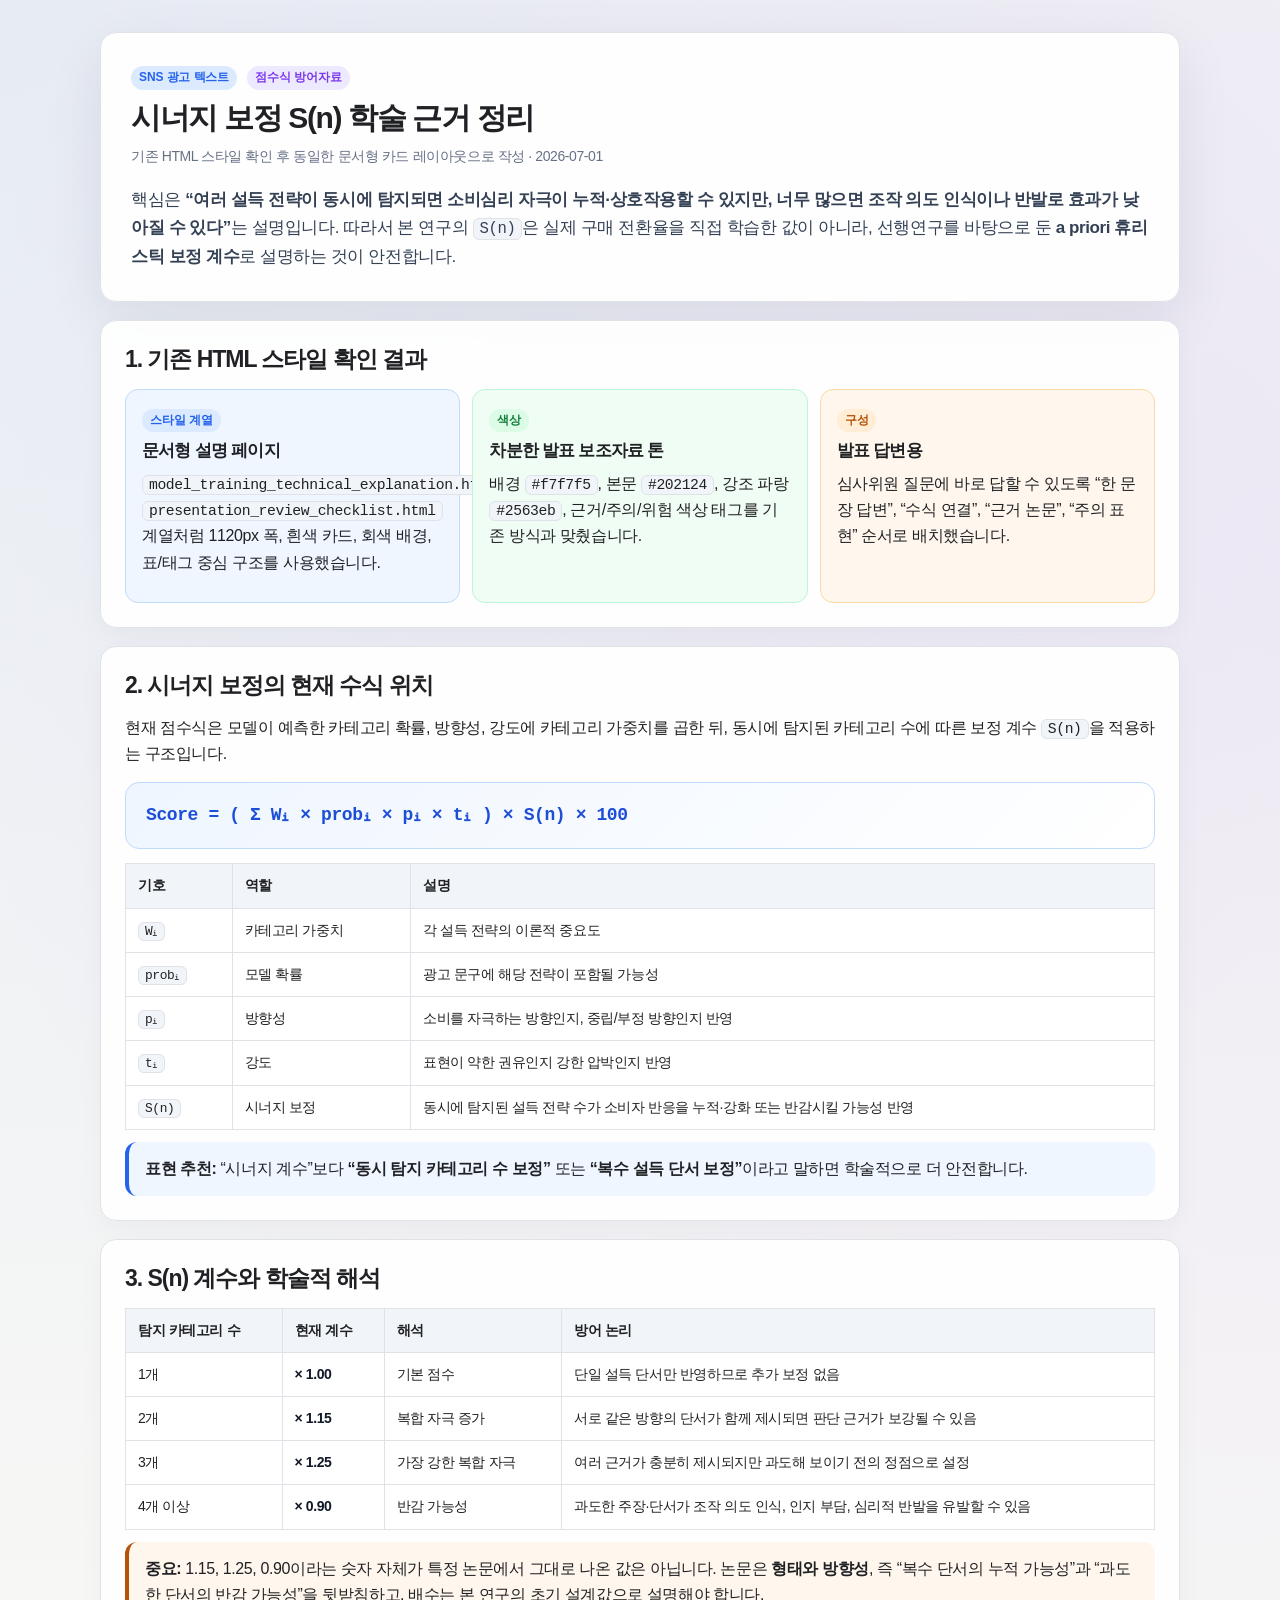
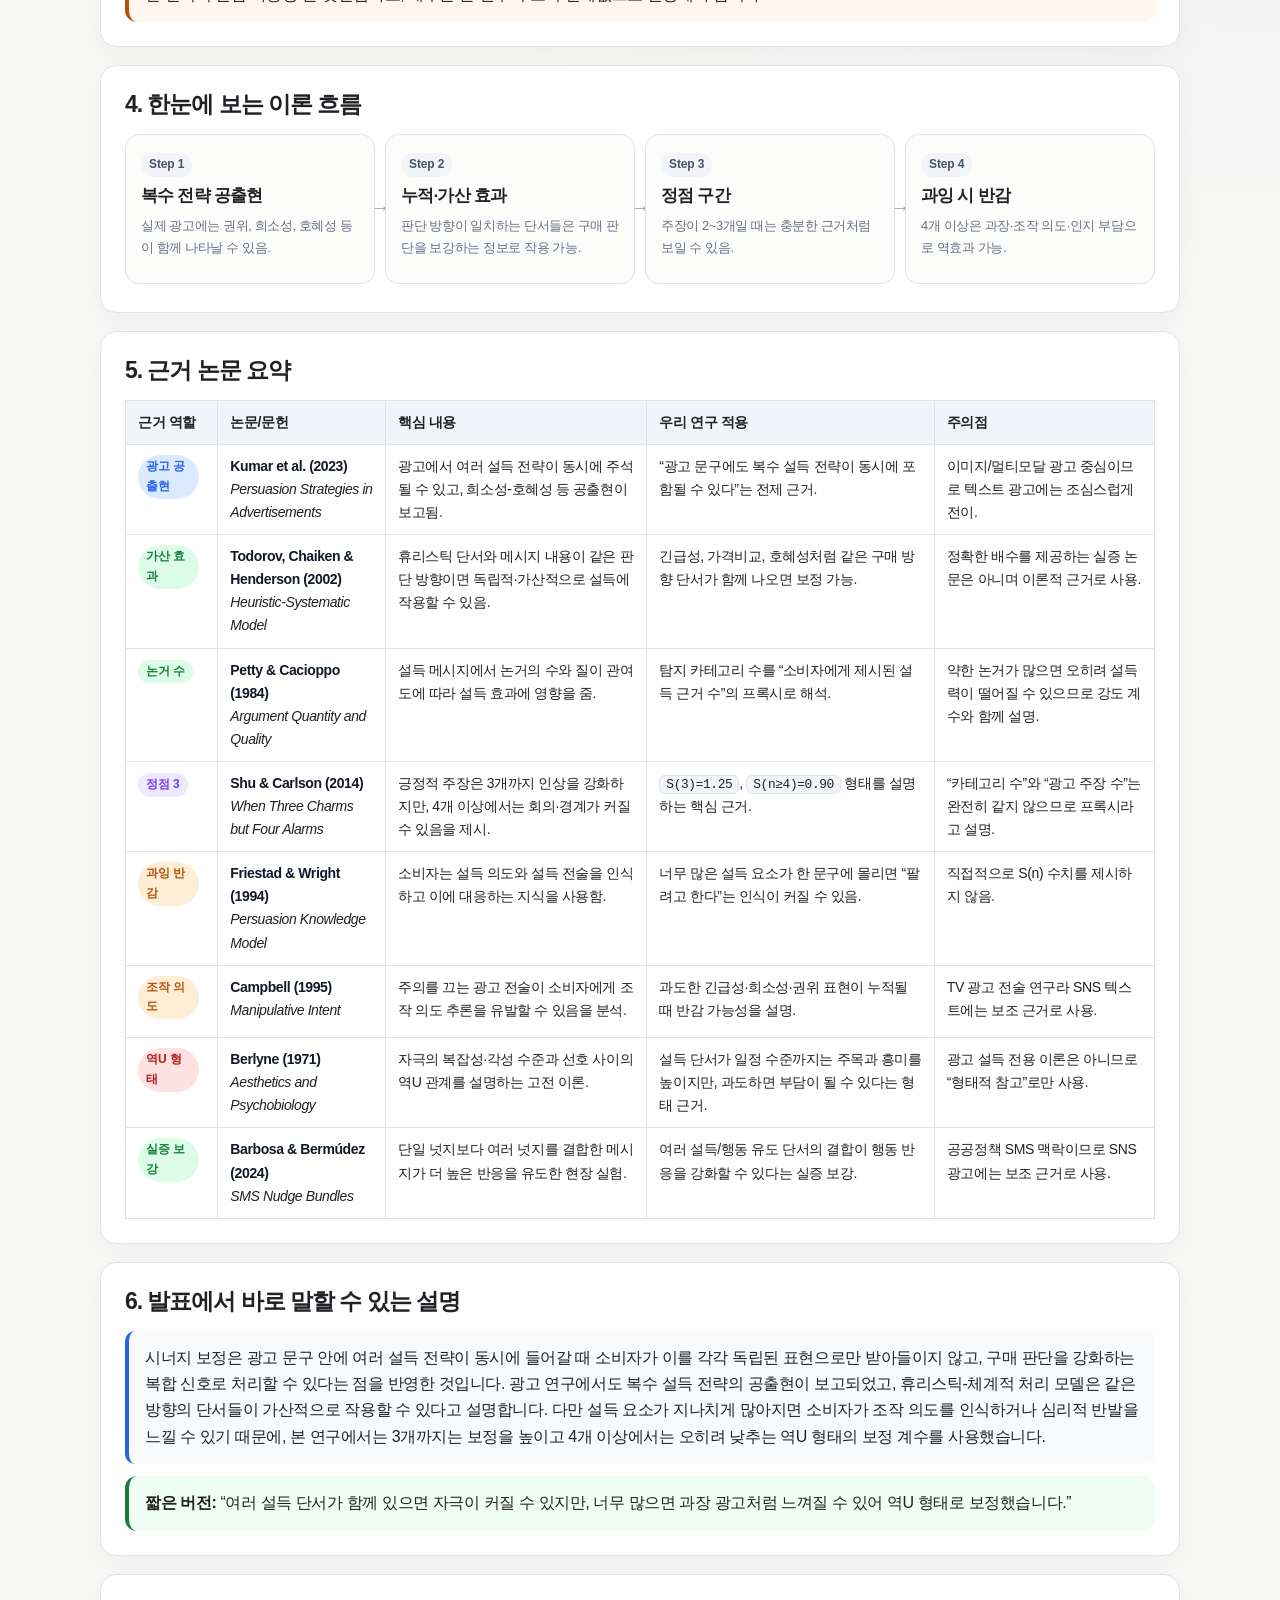
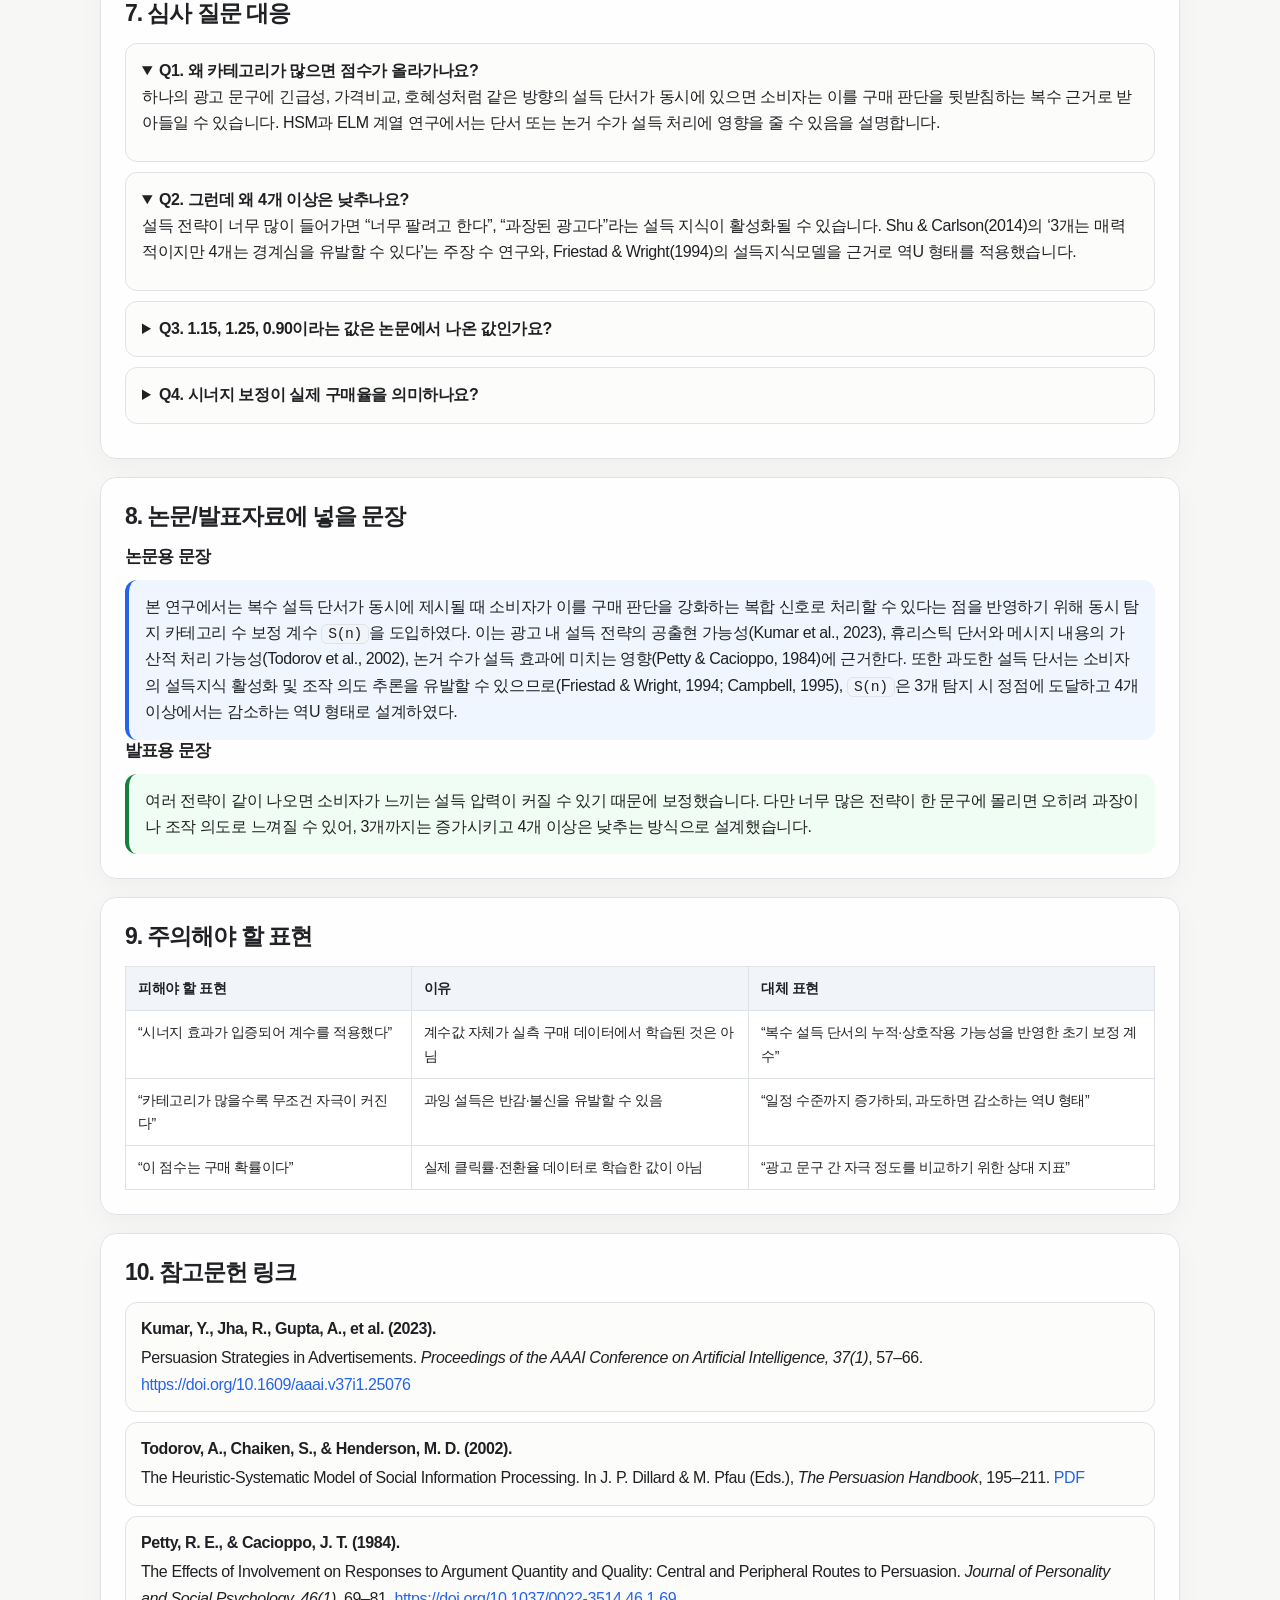
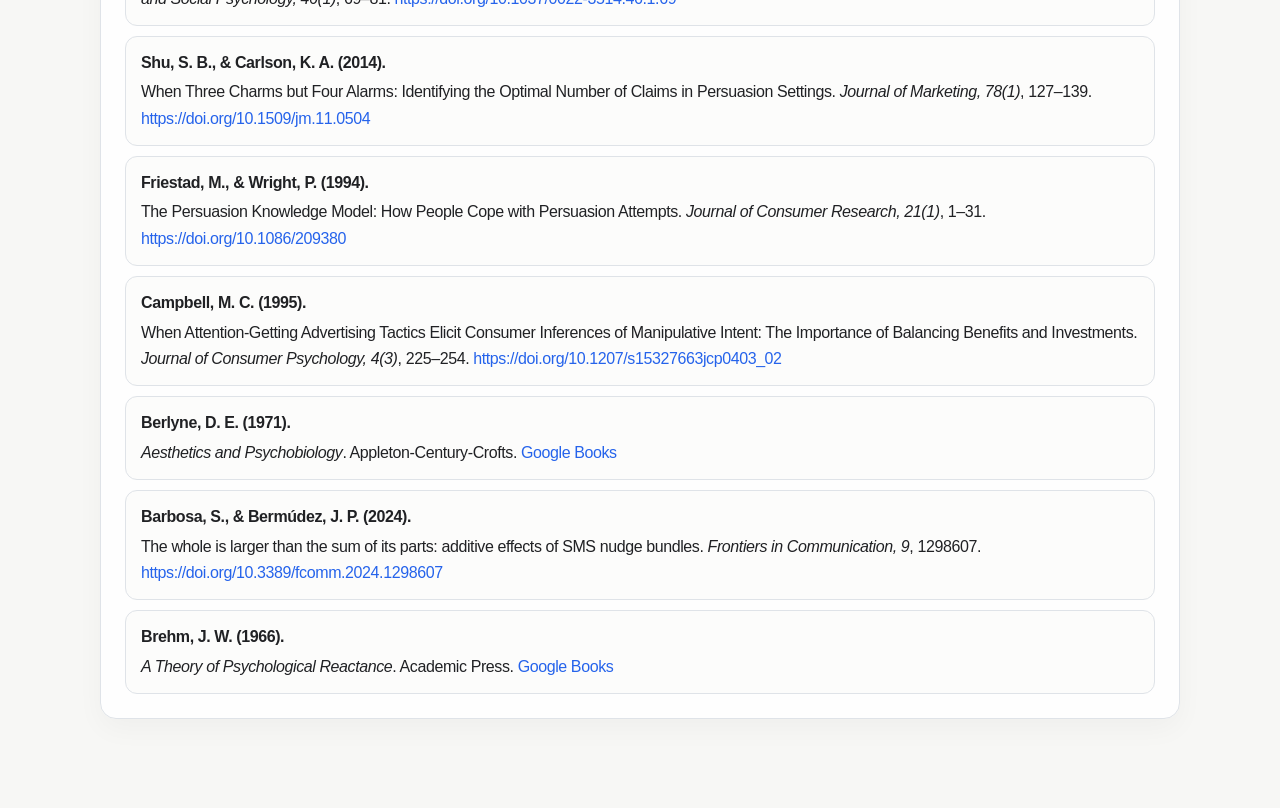
<file: synergy_correction_evidence.html>
<!doctype html>
<html lang="ko">
<head>
  <meta charset="utf-8" />
  <meta name="viewport" content="width=device-width, initial-scale=1" />
  <title>시너지 보정 학술 근거 정리</title>
  <style>
    :root {
      --bg: #f7f7f5;
      --paper: #ffffff;
      --text: #202124;
      --muted: #667085;
      --line: #dfe3e8;
      --accent: #2563eb;
      --green: #15803d;
      --orange: #b45309;
      --red: #b91c1c;
      --purple: #7c3aed;
      --soft-blue: #eff6ff;
      --soft-green: #f0fdf4;
      --soft-orange: #fff7ed;
      --soft-red: #fef2f2;
      --soft-purple: #f5f3ff;
      --shadow: 0 18px 55px rgba(15, 23, 42, .08);
    }

    * { box-sizing: border-box; }

    html { scroll-behavior: smooth; }

    body {
      margin: 0;
      background:
        radial-gradient(circle at 0% 0%, rgba(37, 99, 235, .08), transparent 28%),
        radial-gradient(circle at 100% 10%, rgba(124, 58, 237, .07), transparent 26%),
        var(--bg);
      color: var(--text);
      font-family: Pretendard, -apple-system, BlinkMacSystemFont, "Segoe UI", "Noto Sans KR", "Apple SD Gothic Neo", "Malgun Gothic", sans-serif;
      line-height: 1.65;
      letter-spacing: -0.025em;
    }

    main {
      max-width: 1120px;
      margin: 0 auto;
      padding: 32px 20px 72px;
    }

    header,
    section {
      background: rgba(255, 255, 255, .94);
      border: 1px solid var(--line);
      border-radius: 16px;
      padding: 24px;
      margin-bottom: 18px;
      box-shadow: 0 10px 28px rgba(15, 23, 42, .035);
    }

    header {
      padding: 30px;
      box-shadow: var(--shadow);
    }

    h1, h2, h3, p { margin-top: 0; }
    h1, h2, h3 { line-height: 1.3; letter-spacing: -0.045em; }
    h1 { font-size: 30px; margin-bottom: 8px; }
    h2 { font-size: 23px; margin-bottom: 14px; }
    h3 { font-size: 17px; margin-bottom: 8px; }
    p { margin-bottom: 10px; }

    a { color: var(--accent); text-decoration: none; }
    a:hover { text-decoration: underline; }

    .meta {
      color: var(--muted);
      font-size: 14px;
    }

    .lead {
      margin: 18px 0 0;
      font-size: 17px;
      color: #344054;
    }

    .grid {
      display: grid;
      grid-template-columns: repeat(auto-fit, minmax(240px, 1fr));
      gap: 12px;
      margin-top: 12px;
    }

    .card {
      border: 1px solid var(--line);
      border-radius: 13px;
      background: #fcfcfb;
      padding: 16px;
    }

    .card.blue { background: var(--soft-blue); border-color: #bfdbfe; }
    .card.green { background: var(--soft-green); border-color: #bbf7d0; }
    .card.orange { background: var(--soft-orange); border-color: #fed7aa; }
    .card.red { background: var(--soft-red); border-color: #fecaca; }
    .card.purple { background: var(--soft-purple); border-color: #ddd6fe; }

    .tag {
      display: inline-block;
      padding: 2px 8px;
      margin: 0 6px 8px 0;
      border-radius: 999px;
      font-size: 12px;
      font-weight: 800;
      letter-spacing: -0.01em;
      color: var(--accent);
      background: #dbeafe;
    }

    .tag.green { color: var(--green); background: #dcfce7; }
    .tag.orange { color: var(--orange); background: #ffedd5; }
    .tag.red { color: var(--red); background: #fee2e2; }
    .tag.purple { color: var(--purple); background: #ede9fe; }
    .tag.gray { color: #475467; background: #f2f4f7; }

    .formula {
      margin: 14px 0;
      padding: 18px 20px;
      border-radius: 14px;
      border: 1px solid #bfdbfe;
      background: linear-gradient(135deg, #eff6ff, #ffffff);
      font-family: ui-monospace, SFMono-Regular, Menlo, Consolas, monospace;
      font-size: 18px;
      font-weight: 800;
      color: #1d4ed8;
      overflow-x: auto;
    }

    .note,
    .good,
    .warn,
    .danger {
      margin-top: 12px;
      padding: 14px 16px;
      border-radius: 12px;
      border-left: 4px solid var(--accent);
      background: var(--soft-blue);
    }

    .good { border-left-color: var(--green); background: var(--soft-green); }
    .warn { border-left-color: var(--orange); background: var(--soft-orange); }
    .danger { border-left-color: var(--red); background: var(--soft-red); }

    table {
      width: 100%;
      border-collapse: collapse;
      margin-top: 10px;
      font-size: 14px;
      background: #fff;
    }

    th,
    td {
      border: 1px solid var(--line);
      padding: 10px 12px;
      vertical-align: top;
      text-align: left;
    }

    th {
      background: #f1f5f9;
      font-weight: 800;
      white-space: nowrap;
    }

    td strong { color: #111827; }

    code {
      background: #f1f5f9;
      border: 1px solid var(--line);
      border-radius: 6px;
      padding: 1px 6px;
      font-family: ui-monospace, SFMono-Regular, Menlo, Consolas, monospace;
      font-size: .92em;
    }

    ul, ol { margin-top: 8px; padding-left: 22px; }
    li { margin: 6px 0; }

    .flow {
      display: grid;
      grid-template-columns: repeat(4, 1fr);
      gap: 10px;
      margin: 14px 0 4px;
    }

    .flow .step {
      position: relative;
      min-height: 118px;
      border: 1px solid var(--line);
      border-radius: 14px;
      background: #fcfcfb;
      padding: 15px;
    }

    .flow .step::after {
      content: "→";
      position: absolute;
      right: -16px;
      top: 38%;
      color: #98a2b3;
      font-weight: 900;
      font-size: 20px;
    }

    .flow .step:last-child::after { content: ""; }

    .small { font-size: 13px; color: var(--muted); }
    .nowrap { white-space: nowrap; }

    .ref-list {
      display: grid;
      gap: 10px;
      margin-top: 12px;
    }

    .ref {
      border: 1px solid var(--line);
      border-radius: 12px;
      padding: 13px 15px;
      background: #fcfcfb;
    }

    .ref b { display: block; margin-bottom: 3px; }

    details {
      border: 1px solid var(--line);
      border-radius: 12px;
      padding: 14px 16px;
      margin: 10px 0;
      background: #fcfcfb;
    }

    summary {
      cursor: pointer;
      font-weight: 800;
    }

    blockquote {
      margin: 12px 0 0;
      padding: 14px 16px;
      border-left: 4px solid var(--accent);
      background: #f8fafc;
      border-radius: 10px;
    }

    @media (max-width: 760px) {
      main { padding: 18px 12px 48px; }
      header, section { padding: 18px; }
      h1 { font-size: 25px; }
      h2 { font-size: 20px; }
      .flow { grid-template-columns: 1fr; }
      .flow .step::after { content: "↓"; right: 18px; top: auto; bottom: -22px; }
      .flow .step:last-child::after { content: ""; }
      table { font-size: 13px; }
      th, td { padding: 8px; }
    }

    @media print {
      body { background: #fff; }
      main { max-width: 100%; padding: 0; }
      header, section { box-shadow: none; break-inside: avoid; }
      a { color: #111827; }
    }
  </style>
</head>
<body>
  <main>
    <header>
      <div class="tag">SNS 광고 텍스트</div>
      <div class="tag purple">점수식 방어자료</div>
      <h1>시너지 보정 S(n) 학술 근거 정리</h1>
      <p class="meta">기존 HTML 스타일 확인 후 동일한 문서형 카드 레이아웃으로 작성 · 2026-07-01</p>
      <p class="lead">
        핵심은 <strong>“여러 설득 전략이 동시에 탐지되면 소비심리 자극이 누적·상호작용할 수 있지만, 너무 많으면 조작 의도 인식이나 반발로 효과가 낮아질 수 있다”</strong>는 설명입니다.
        따라서 본 연구의 <code>S(n)</code>은 실제 구매 전환율을 직접 학습한 값이 아니라, 선행연구를 바탕으로 둔 <strong>a priori 휴리스틱 보정 계수</strong>로 설명하는 것이 안전합니다.
      </p>
    </header>

    <section>
      <h2>1. 기존 HTML 스타일 확인 결과</h2>
      <div class="grid">
        <div class="card blue">
          <span class="tag">스타일 계열</span>
          <h3>문서형 설명 페이지</h3>
          <p><code>model_training_technical_explanation.html</code>, <code>presentation_review_checklist.html</code> 계열처럼 1120px 폭, 흰색 카드, 회색 배경, 표/태그 중심 구조를 사용했습니다.</p>
        </div>
        <div class="card green">
          <span class="tag green">색상</span>
          <h3>차분한 발표 보조자료 톤</h3>
          <p>배경 <code>#f7f7f5</code>, 본문 <code>#202124</code>, 강조 파랑 <code>#2563eb</code>, 근거/주의/위험 색상 태그를 기존 방식과 맞췄습니다.</p>
        </div>
        <div class="card orange">
          <span class="tag orange">구성</span>
          <h3>발표 답변용</h3>
          <p>심사위원 질문에 바로 답할 수 있도록 “한 문장 답변”, “수식 연결”, “근거 논문”, “주의 표현” 순서로 배치했습니다.</p>
        </div>
      </div>
    </section>

    <section>
      <h2>2. 시너지 보정의 현재 수식 위치</h2>
      <p>현재 점수식은 모델이 예측한 카테고리 확률, 방향성, 강도에 카테고리 가중치를 곱한 뒤, 동시에 탐지된 카테고리 수에 따른 보정 계수 <code>S(n)</code>을 적용하는 구조입니다.</p>
      <div class="formula">Score = ( Σ Wᵢ × probᵢ × pᵢ × tᵢ ) × S(n) × 100</div>
      <table>
        <thead>
          <tr>
            <th>기호</th>
            <th>역할</th>
            <th>설명</th>
          </tr>
        </thead>
        <tbody>
          <tr><td><code>Wᵢ</code></td><td>카테고리 가중치</td><td>각 설득 전략의 이론적 중요도</td></tr>
          <tr><td><code>probᵢ</code></td><td>모델 확률</td><td>광고 문구에 해당 전략이 포함될 가능성</td></tr>
          <tr><td><code>pᵢ</code></td><td>방향성</td><td>소비를 자극하는 방향인지, 중립/부정 방향인지 반영</td></tr>
          <tr><td><code>tᵢ</code></td><td>강도</td><td>표현이 약한 권유인지 강한 압박인지 반영</td></tr>
          <tr><td><code>S(n)</code></td><td>시너지 보정</td><td>동시에 탐지된 설득 전략 수가 소비자 반응을 누적·강화 또는 반감시킬 가능성 반영</td></tr>
        </tbody>
      </table>
      <div class="note">
        <strong>표현 추천:</strong> “시너지 계수”보다 <strong>“동시 탐지 카테고리 수 보정”</strong> 또는 <strong>“복수 설득 단서 보정”</strong>이라고 말하면 학술적으로 더 안전합니다.
      </div>
    </section>

    <section>
      <h2>3. S(n) 계수와 학술적 해석</h2>
      <table>
        <thead>
          <tr>
            <th>탐지 카테고리 수</th>
            <th>현재 계수</th>
            <th>해석</th>
            <th>방어 논리</th>
          </tr>
        </thead>
        <tbody>
          <tr>
            <td>1개</td>
            <td><strong>× 1.00</strong></td>
            <td>기본 점수</td>
            <td>단일 설득 단서만 반영하므로 추가 보정 없음</td>
          </tr>
          <tr>
            <td>2개</td>
            <td><strong>× 1.15</strong></td>
            <td>복합 자극 증가</td>
            <td>서로 같은 방향의 단서가 함께 제시되면 판단 근거가 보강될 수 있음</td>
          </tr>
          <tr>
            <td>3개</td>
            <td><strong>× 1.25</strong></td>
            <td>가장 강한 복합 자극</td>
            <td>여러 근거가 충분히 제시되지만 과도해 보이기 전의 정점으로 설정</td>
          </tr>
          <tr>
            <td>4개 이상</td>
            <td><strong>× 0.90</strong></td>
            <td>반감 가능성</td>
            <td>과도한 주장·단서가 조작 의도 인식, 인지 부담, 심리적 반발을 유발할 수 있음</td>
          </tr>
        </tbody>
      </table>
      <div class="warn">
        <strong>중요:</strong> 1.15, 1.25, 0.90이라는 숫자 자체가 특정 논문에서 그대로 나온 값은 아닙니다. 논문은 <strong>형태와 방향성</strong>, 즉 “복수 단서의 누적 가능성”과 “과도한 단서의 반감 가능성”을 뒷받침하고, 배수는 본 연구의 초기 설계값으로 설명해야 합니다.
      </div>
    </section>

    <section>
      <h2>4. 한눈에 보는 이론 흐름</h2>
      <div class="flow">
        <div class="step">
          <span class="tag gray">Step 1</span>
          <h3>복수 전략 공출현</h3>
          <p class="small">실제 광고에는 권위, 희소성, 호혜성 등이 함께 나타날 수 있음.</p>
        </div>
        <div class="step">
          <span class="tag gray">Step 2</span>
          <h3>누적·가산 효과</h3>
          <p class="small">판단 방향이 일치하는 단서들은 구매 판단을 보강하는 정보로 작용 가능.</p>
        </div>
        <div class="step">
          <span class="tag gray">Step 3</span>
          <h3>정점 구간</h3>
          <p class="small">주장이 2~3개일 때는 충분한 근거처럼 보일 수 있음.</p>
        </div>
        <div class="step">
          <span class="tag gray">Step 4</span>
          <h3>과잉 시 반감</h3>
          <p class="small">4개 이상은 과장·조작 의도·인지 부담으로 역효과 가능.</p>
        </div>
      </div>
    </section>

    <section>
      <h2>5. 근거 논문 요약</h2>
      <table>
        <thead>
          <tr>
            <th>근거 역할</th>
            <th>논문/문헌</th>
            <th>핵심 내용</th>
            <th>우리 연구 적용</th>
            <th>주의점</th>
          </tr>
        </thead>
        <tbody>
          <tr>
            <td><span class="tag">광고 공출현</span></td>
            <td><strong>Kumar et al. (2023)</strong><br><em>Persuasion Strategies in Advertisements</em></td>
            <td>광고에서 여러 설득 전략이 동시에 주석될 수 있고, 희소성-호혜성 등 공출현이 보고됨.</td>
            <td>“광고 문구에도 복수 설득 전략이 동시에 포함될 수 있다”는 전제 근거.</td>
            <td>이미지/멀티모달 광고 중심이므로 텍스트 광고에는 조심스럽게 전이.</td>
          </tr>
          <tr>
            <td><span class="tag green">가산 효과</span></td>
            <td><strong>Todorov, Chaiken & Henderson (2002)</strong><br><em>Heuristic-Systematic Model</em></td>
            <td>휴리스틱 단서와 메시지 내용이 같은 판단 방향이면 독립적·가산적으로 설득에 작용할 수 있음.</td>
            <td>긴급성, 가격비교, 호혜성처럼 같은 구매 방향 단서가 함께 나오면 보정 가능.</td>
            <td>정확한 배수를 제공하는 실증 논문은 아니며 이론적 근거로 사용.</td>
          </tr>
          <tr>
            <td><span class="tag green">논거 수</span></td>
            <td><strong>Petty & Cacioppo (1984)</strong><br><em>Argument Quantity and Quality</em></td>
            <td>설득 메시지에서 논거의 수와 질이 관여도에 따라 설득 효과에 영향을 줌.</td>
            <td>탐지 카테고리 수를 “소비자에게 제시된 설득 근거 수”의 프록시로 해석.</td>
            <td>약한 논거가 많으면 오히려 설득력이 떨어질 수 있으므로 강도 계수와 함께 설명.</td>
          </tr>
          <tr>
            <td><span class="tag purple">정점 3</span></td>
            <td><strong>Shu & Carlson (2014)</strong><br><em>When Three Charms but Four Alarms</em></td>
            <td>긍정적 주장은 3개까지 인상을 강화하지만, 4개 이상에서는 회의·경계가 커질 수 있음을 제시.</td>
            <td><code>S(3)=1.25</code>, <code>S(n≥4)=0.90</code> 형태를 설명하는 핵심 근거.</td>
            <td>“카테고리 수”와 “광고 주장 수”는 완전히 같지 않으므로 프록시라고 설명.</td>
          </tr>
          <tr>
            <td><span class="tag orange">과잉 반감</span></td>
            <td><strong>Friestad & Wright (1994)</strong><br><em>Persuasion Knowledge Model</em></td>
            <td>소비자는 설득 의도와 설득 전술을 인식하고 이에 대응하는 지식을 사용함.</td>
            <td>너무 많은 설득 요소가 한 문구에 몰리면 “팔려고 한다”는 인식이 커질 수 있음.</td>
            <td>직접적으로 S(n) 수치를 제시하지 않음.</td>
          </tr>
          <tr>
            <td><span class="tag orange">조작 의도</span></td>
            <td><strong>Campbell (1995)</strong><br><em>Manipulative Intent</em></td>
            <td>주의를 끄는 광고 전술이 소비자에게 조작 의도 추론을 유발할 수 있음을 분석.</td>
            <td>과도한 긴급성·희소성·권위 표현이 누적될 때 반감 가능성을 설명.</td>
            <td>TV 광고 전술 연구라 SNS 텍스트에는 보조 근거로 사용.</td>
          </tr>
          <tr>
            <td><span class="tag red">역U 형태</span></td>
            <td><strong>Berlyne (1971)</strong><br><em>Aesthetics and Psychobiology</em></td>
            <td>자극의 복잡성·각성 수준과 선호 사이의 역U 관계를 설명하는 고전 이론.</td>
            <td>설득 단서가 일정 수준까지는 주목과 흥미를 높이지만, 과도하면 부담이 될 수 있다는 형태 근거.</td>
            <td>광고 설득 전용 이론은 아니므로 “형태적 참고”로만 사용.</td>
          </tr>
          <tr>
            <td><span class="tag green">실증 보강</span></td>
            <td><strong>Barbosa & Bermúdez (2024)</strong><br><em>SMS Nudge Bundles</em></td>
            <td>단일 넛지보다 여러 넛지를 결합한 메시지가 더 높은 반응을 유도한 현장 실험.</td>
            <td>여러 설득/행동 유도 단서의 결합이 행동 반응을 강화할 수 있다는 실증 보강.</td>
            <td>공공정책 SMS 맥락이므로 SNS 광고에는 보조 근거로 사용.</td>
          </tr>
        </tbody>
      </table>
    </section>

    <section>
      <h2>6. 발표에서 바로 말할 수 있는 설명</h2>
      <blockquote>
        시너지 보정은 광고 문구 안에 여러 설득 전략이 동시에 들어갈 때 소비자가 이를 각각 독립된 표현으로만 받아들이지 않고, 구매 판단을 강화하는 복합 신호로 처리할 수 있다는 점을 반영한 것입니다. 광고 연구에서도 복수 설득 전략의 공출현이 보고되었고, 휴리스틱-체계적 처리 모델은 같은 방향의 단서들이 가산적으로 작용할 수 있다고 설명합니다. 다만 설득 요소가 지나치게 많아지면 소비자가 조작 의도를 인식하거나 심리적 반발을 느낄 수 있기 때문에, 본 연구에서는 3개까지는 보정을 높이고 4개 이상에서는 오히려 낮추는 역U 형태의 보정 계수를 사용했습니다.
      </blockquote>
      <div class="good">
        <strong>짧은 버전:</strong> “여러 설득 단서가 함께 있으면 자극이 커질 수 있지만, 너무 많으면 과장 광고처럼 느껴질 수 있어 역U 형태로 보정했습니다.”
      </div>
    </section>

    <section>
      <h2>7. 심사 질문 대응</h2>
      <details open>
        <summary>Q1. 왜 카테고리가 많으면 점수가 올라가나요?</summary>
        <p>하나의 광고 문구에 긴급성, 가격비교, 호혜성처럼 같은 방향의 설득 단서가 동시에 있으면 소비자는 이를 구매 판단을 뒷받침하는 복수 근거로 받아들일 수 있습니다. HSM과 ELM 계열 연구에서는 단서 또는 논거 수가 설득 처리에 영향을 줄 수 있음을 설명합니다.</p>
      </details>
      <details open>
        <summary>Q2. 그런데 왜 4개 이상은 낮추나요?</summary>
        <p>설득 전략이 너무 많이 들어가면 “너무 팔려고 한다”, “과장된 광고다”라는 설득 지식이 활성화될 수 있습니다. Shu & Carlson(2014)의 ‘3개는 매력적이지만 4개는 경계심을 유발할 수 있다’는 주장 수 연구와, Friestad & Wright(1994)의 설득지식모델을 근거로 역U 형태를 적용했습니다.</p>
      </details>
      <details>
        <summary>Q3. 1.15, 1.25, 0.90이라는 값은 논문에서 나온 값인가요?</summary>
        <p>아닙니다. 이 숫자는 선행연구의 방향성과 이론을 반영한 초기 설계값입니다. 논문들은 복수 단서의 누적 가능성과 과잉 설득의 반감 가능성을 뒷받침하며, 구체 배수는 향후 클릭률·구매 전환율 데이터가 확보되면 보정해야 하는 파라미터입니다.</p>
      </details>
      <details>
        <summary>Q4. 시너지 보정이 실제 구매율을 의미하나요?</summary>
        <p>아닙니다. 본 점수는 실제 구매 전환율이 아니라 광고 문구 안의 소비심리 자극 요소를 비교하기 위한 상대 지표입니다. 실제 구매율 예측 모델로 발전시키려면 클릭률, 체류 시간, 전환율 같은 행동 데이터로 재학습 또는 보정해야 합니다.</p>
      </details>
    </section>

    <section>
      <h2>8. 논문/발표자료에 넣을 문장</h2>
      <h3>논문용 문장</h3>
      <div class="note">
        본 연구에서는 복수 설득 단서가 동시에 제시될 때 소비자가 이를 구매 판단을 강화하는 복합 신호로 처리할 수 있다는 점을 반영하기 위해 동시 탐지 카테고리 수 보정 계수 <code>S(n)</code>을 도입하였다. 이는 광고 내 설득 전략의 공출현 가능성(Kumar et al., 2023), 휴리스틱 단서와 메시지 내용의 가산적 처리 가능성(Todorov et al., 2002), 논거 수가 설득 효과에 미치는 영향(Petty & Cacioppo, 1984)에 근거한다. 또한 과도한 설득 단서는 소비자의 설득지식 활성화 및 조작 의도 추론을 유발할 수 있으므로(Friestad & Wright, 1994; Campbell, 1995), <code>S(n)</code>은 3개 탐지 시 정점에 도달하고 4개 이상에서는 감소하는 역U 형태로 설계하였다.
      </div>
      <h3>발표용 문장</h3>
      <div class="good">
        여러 전략이 같이 나오면 소비자가 느끼는 설득 압력이 커질 수 있기 때문에 보정했습니다. 다만 너무 많은 전략이 한 문구에 몰리면 오히려 과장이나 조작 의도로 느껴질 수 있어, 3개까지는 증가시키고 4개 이상은 낮추는 방식으로 설계했습니다.
      </div>
    </section>

    <section>
      <h2>9. 주의해야 할 표현</h2>
      <table>
        <thead>
          <tr>
            <th>피해야 할 표현</th>
            <th>이유</th>
            <th>대체 표현</th>
          </tr>
        </thead>
        <tbody>
          <tr>
            <td>“시너지 효과가 입증되어 계수를 적용했다”</td>
            <td>계수값 자체가 실측 구매 데이터에서 학습된 것은 아님</td>
            <td>“복수 설득 단서의 누적·상호작용 가능성을 반영한 초기 보정 계수”</td>
          </tr>
          <tr>
            <td>“카테고리가 많을수록 무조건 자극이 커진다”</td>
            <td>과잉 설득은 반감·불신을 유발할 수 있음</td>
            <td>“일정 수준까지 증가하되, 과도하면 감소하는 역U 형태”</td>
          </tr>
          <tr>
            <td>“이 점수는 구매 확률이다”</td>
            <td>실제 클릭률·전환율 데이터로 학습한 값이 아님</td>
            <td>“광고 문구 간 자극 정도를 비교하기 위한 상대 지표”</td>
          </tr>
        </tbody>
      </table>
    </section>

    <section>
      <h2>10. 참고문헌 링크</h2>
      <div class="ref-list">
        <div class="ref">
          <b>Kumar, Y., Jha, R., Gupta, A., et al. (2023).</b>
          Persuasion Strategies in Advertisements. <em>Proceedings of the AAAI Conference on Artificial Intelligence, 37(1)</em>, 57–66.
          <a href="https://doi.org/10.1609/aaai.v37i1.25076" target="_blank" rel="noreferrer">https://doi.org/10.1609/aaai.v37i1.25076</a>
        </div>
        <div class="ref">
          <b>Todorov, A., Chaiken, S., &amp; Henderson, M. D. (2002).</b>
          The Heuristic-Systematic Model of Social Information Processing. In J. P. Dillard &amp; M. Pfau (Eds.), <em>The Persuasion Handbook</em>, 195–211.
          <a href="https://bpb-us-w2.wpmucdn.com/voices.uchicago.edu/dist/f/3051/files/2021/02/Todorov_PersuasionHandbookChapter2002.pdf" target="_blank" rel="noreferrer">PDF</a>
        </div>
        <div class="ref">
          <b>Petty, R. E., &amp; Cacioppo, J. T. (1984).</b>
          The Effects of Involvement on Responses to Argument Quantity and Quality: Central and Peripheral Routes to Persuasion. <em>Journal of Personality and Social Psychology, 46(1)</em>, 69–81.
          <a href="https://doi.org/10.1037/0022-3514.46.1.69" target="_blank" rel="noreferrer">https://doi.org/10.1037/0022-3514.46.1.69</a>
        </div>
        <div class="ref">
          <b>Shu, S. B., &amp; Carlson, K. A. (2014).</b>
          When Three Charms but Four Alarms: Identifying the Optimal Number of Claims in Persuasion Settings. <em>Journal of Marketing, 78(1)</em>, 127–139.
          <a href="https://doi.org/10.1509/jm.11.0504" target="_blank" rel="noreferrer">https://doi.org/10.1509/jm.11.0504</a>
        </div>
        <div class="ref">
          <b>Friestad, M., &amp; Wright, P. (1994).</b>
          The Persuasion Knowledge Model: How People Cope with Persuasion Attempts. <em>Journal of Consumer Research, 21(1)</em>, 1–31.
          <a href="https://doi.org/10.1086/209380" target="_blank" rel="noreferrer">https://doi.org/10.1086/209380</a>
        </div>
        <div class="ref">
          <b>Campbell, M. C. (1995).</b>
          When Attention-Getting Advertising Tactics Elicit Consumer Inferences of Manipulative Intent: The Importance of Balancing Benefits and Investments. <em>Journal of Consumer Psychology, 4(3)</em>, 225–254.
          <a href="https://doi.org/10.1207/s15327663jcp0403_02" target="_blank" rel="noreferrer">https://doi.org/10.1207/s15327663jcp0403_02</a>
        </div>
        <div class="ref">
          <b>Berlyne, D. E. (1971).</b>
          <em>Aesthetics and Psychobiology</em>. Appleton-Century-Crofts.
          <a href="https://books.google.com/books/about/Aesthetics_and_Psychobiology.html?id=o5TWAAAAMAAJ" target="_blank" rel="noreferrer">Google Books</a>
        </div>
        <div class="ref">
          <b>Barbosa, S., &amp; Bermúdez, J. P. (2024).</b>
          The whole is larger than the sum of its parts: additive effects of SMS nudge bundles. <em>Frontiers in Communication, 9</em>, 1298607.
          <a href="https://doi.org/10.3389/fcomm.2024.1298607" target="_blank" rel="noreferrer">https://doi.org/10.3389/fcomm.2024.1298607</a>
        </div>
        <div class="ref">
          <b>Brehm, J. W. (1966).</b>
          <em>A Theory of Psychological Reactance</em>. Academic Press.
          <a href="https://books.google.com/books/about/A_Theory_of_Psychological_Reactance.html?id=0uN9AAAAMAAJ" target="_blank" rel="noreferrer">Google Books</a>
        </div>
      </div>
    </section>
  </main>
</body>
</html>
</file>
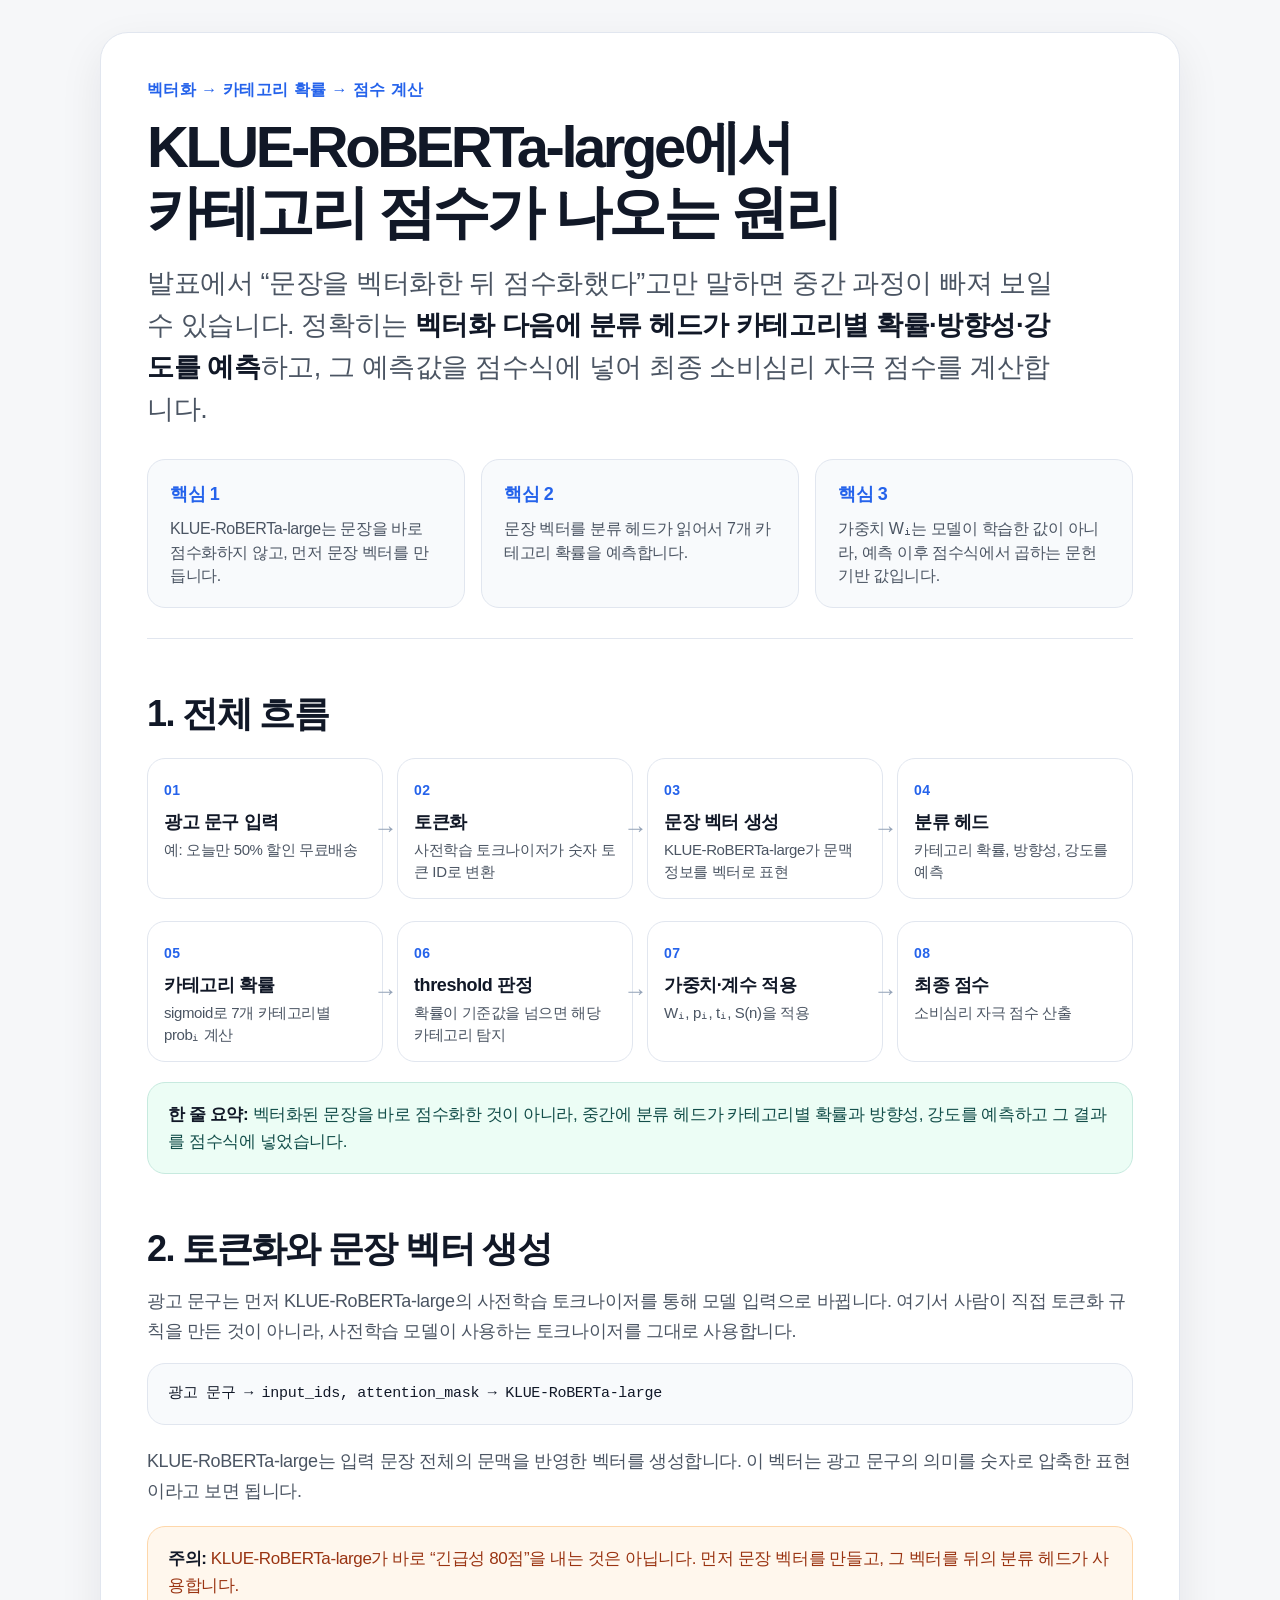
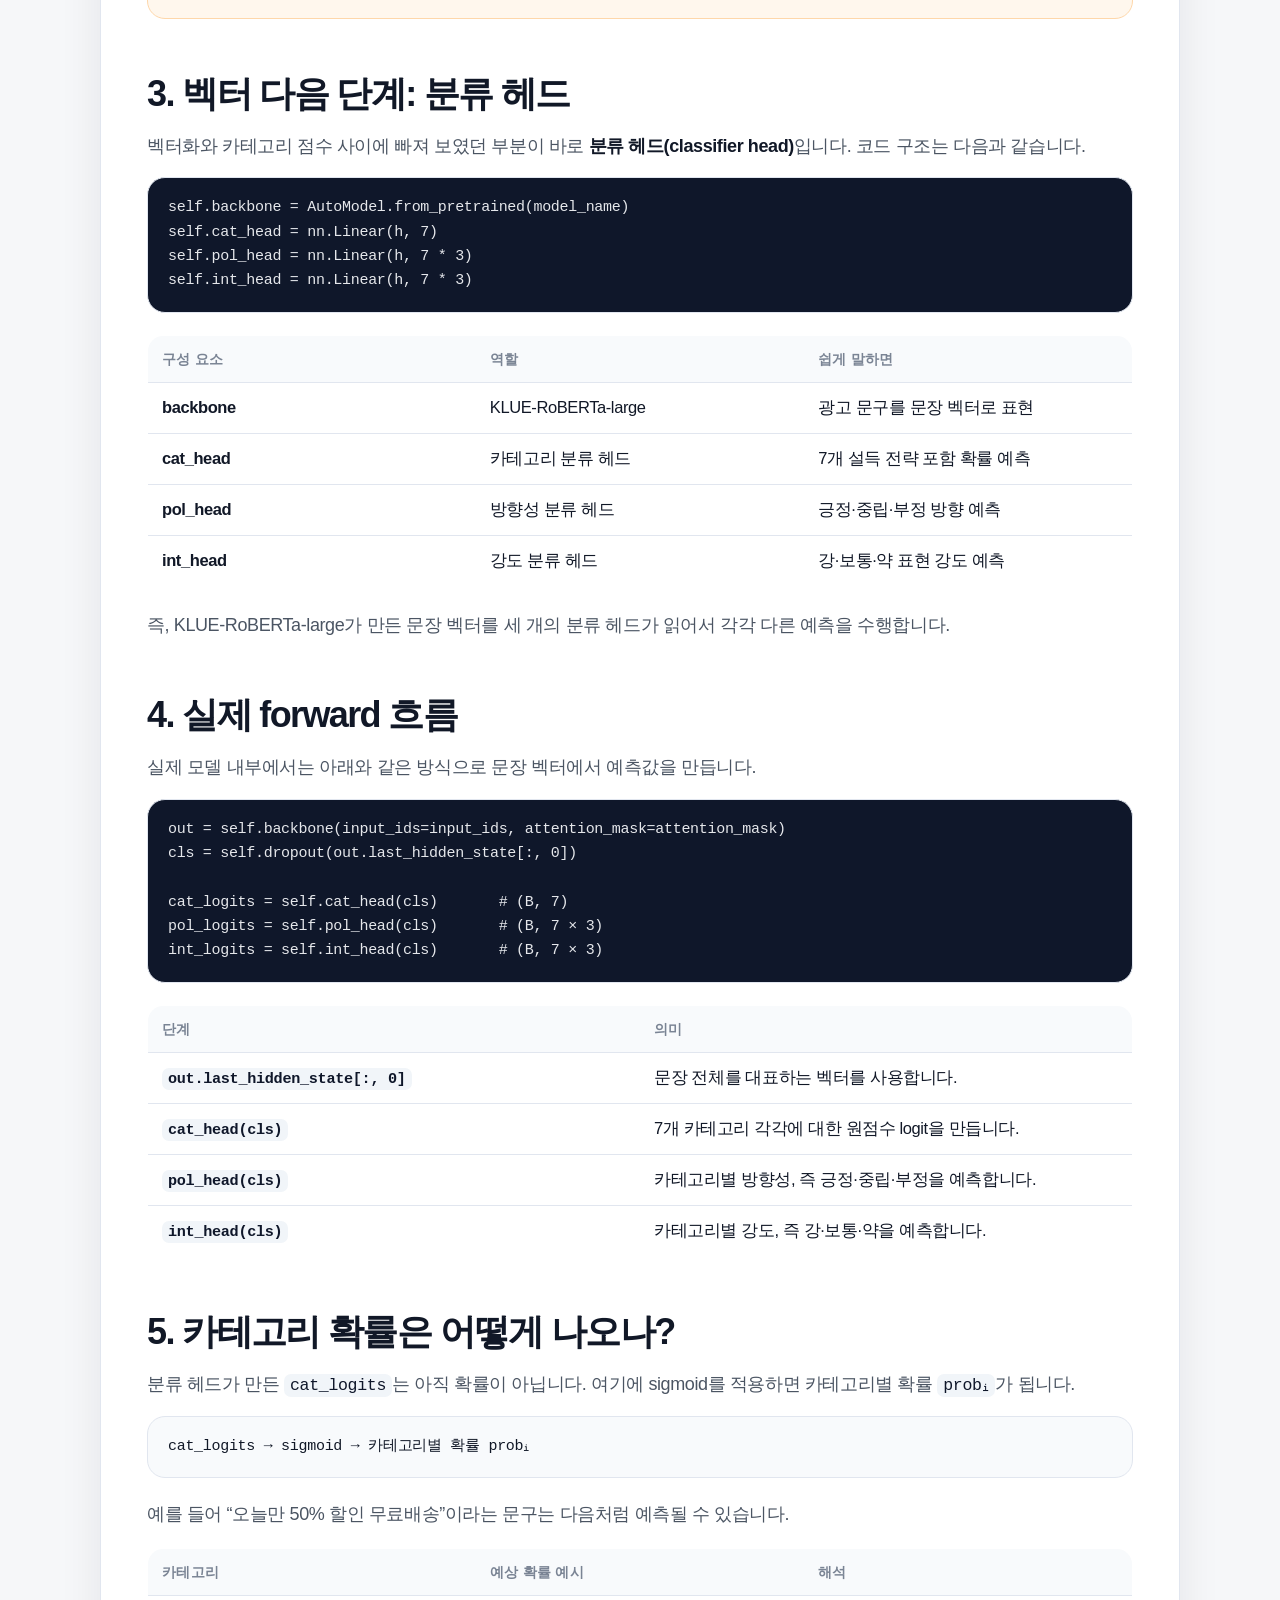
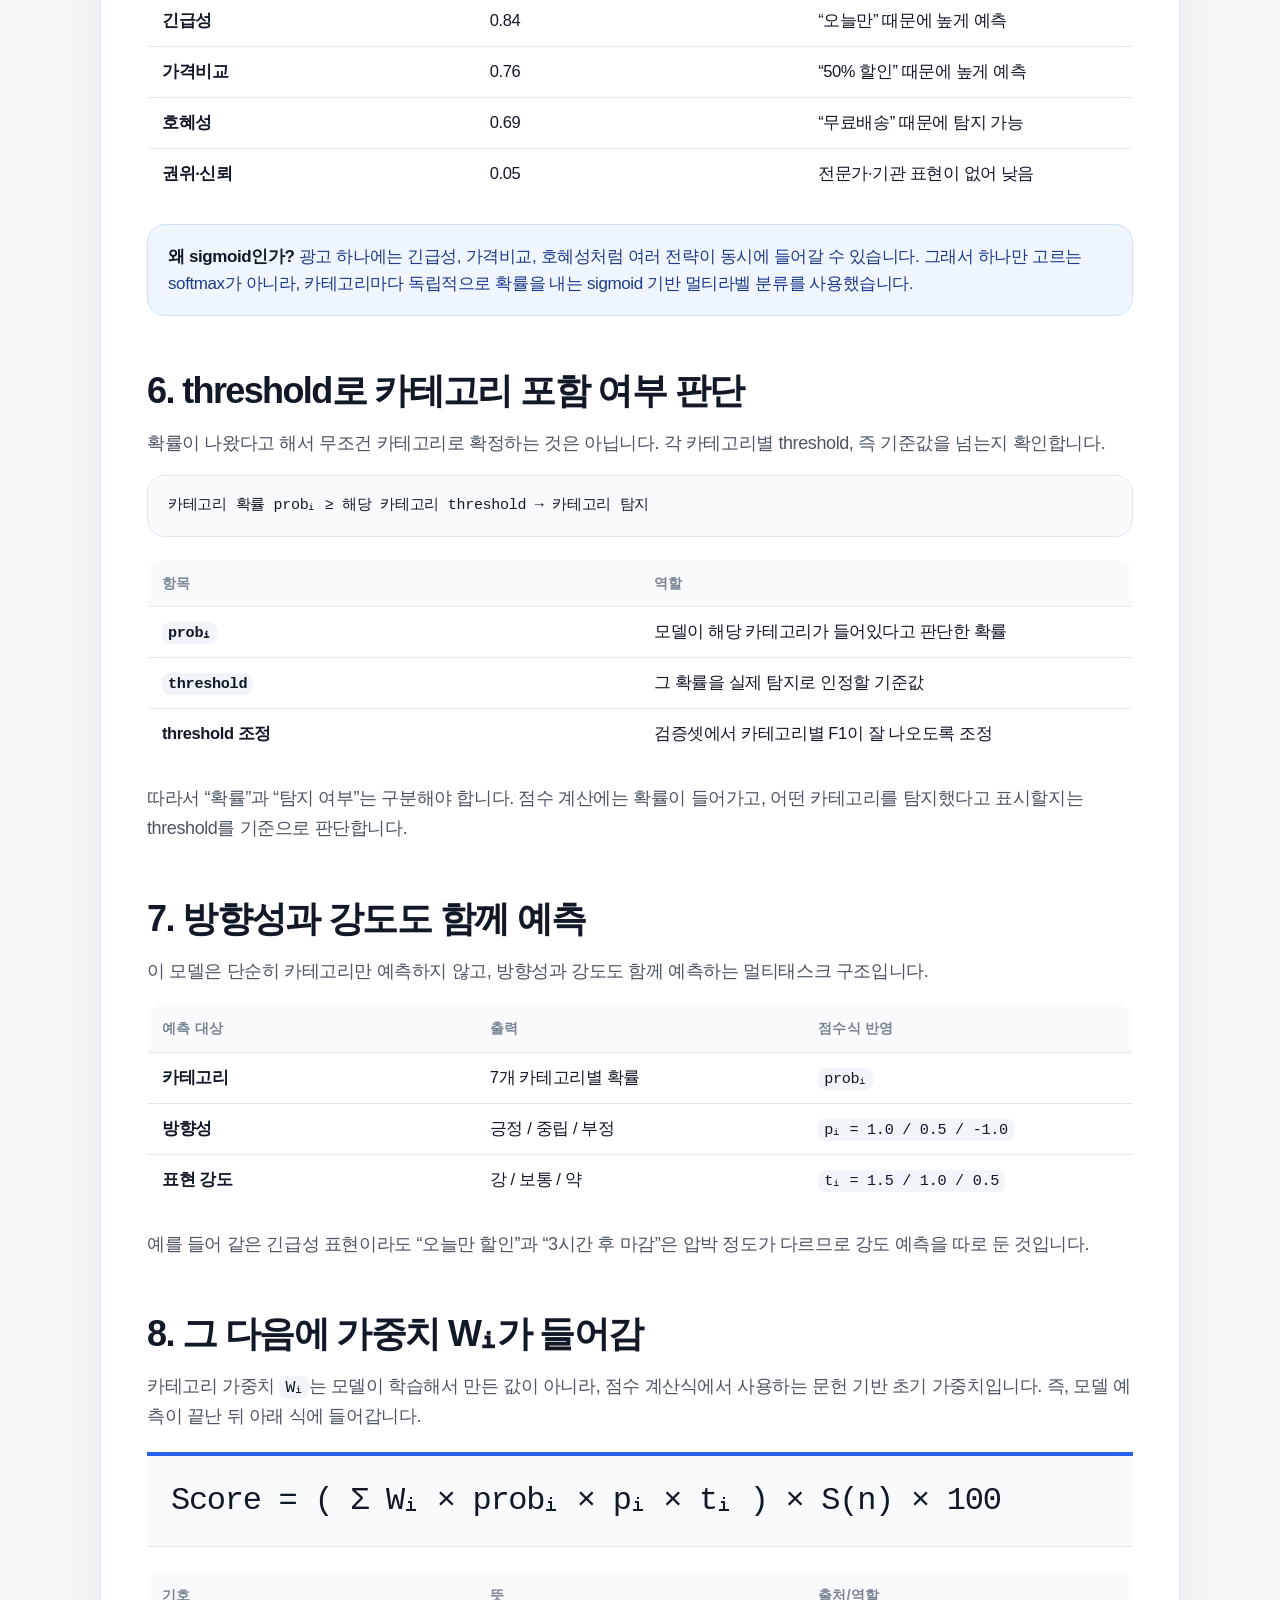
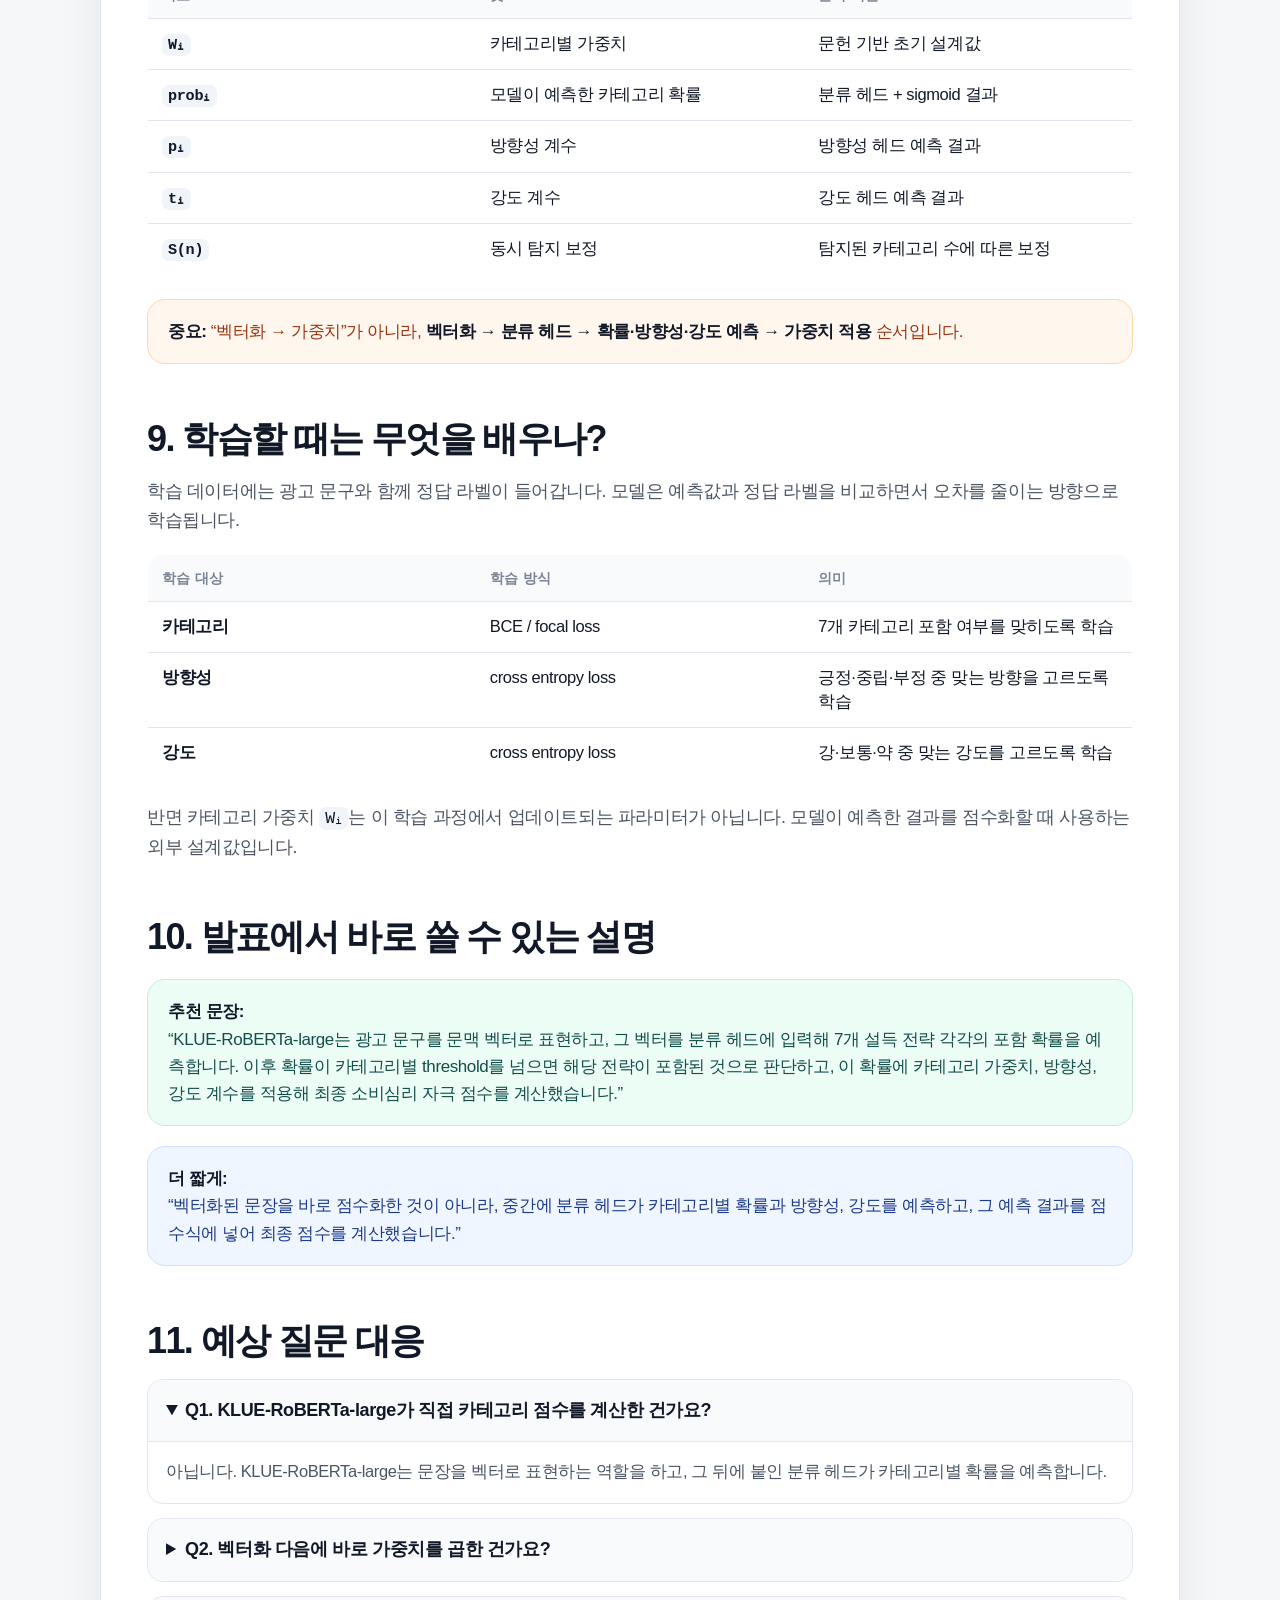
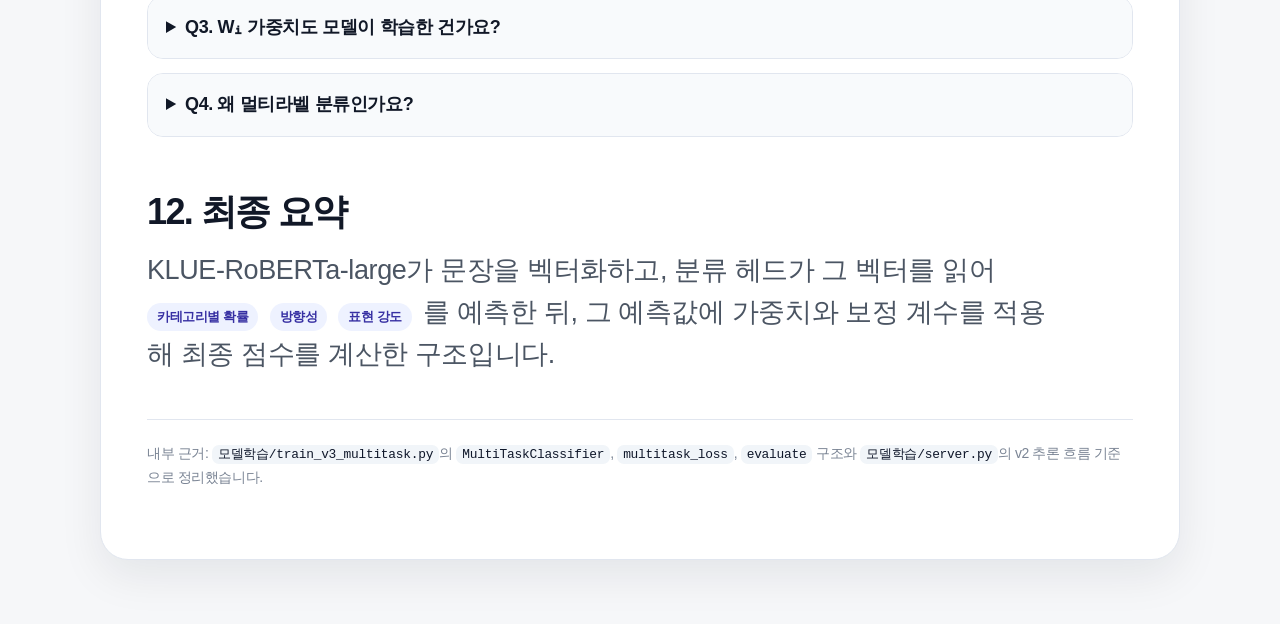
<file: vector_to_category_principle.html>
<!doctype html>
<html lang="ko">
<head>
  <meta charset="utf-8" />
  <meta name="viewport" content="width=device-width, initial-scale=1" />
  <title>KLUE-RoBERTa-large 벡터화에서 카테고리 점수까지</title>
  <style>
    :root {
      --bg: #f6f7f9;
      --paper: #ffffff;
      --ink: #111827;
      --sub: #4b5563;
      --muted: #7a8494;
      --line: #e1e6ef;
      --soft: #f8fafc;
      --blue: #2563eb;
      --blue-soft: #eff6ff;
      --green: #0f766e;
      --green-soft: #ecfdf5;
      --orange: #ea580c;
      --orange-soft: #fff7ed;
      --purple: #7c3aed;
      --purple-soft: #f5f3ff;
      --red-soft: #fef2f2;
      --red: #dc2626;
      --shadow: 0 16px 44px rgba(15, 23, 42, .08);
    }

    * { box-sizing: border-box; }
    html { scroll-behavior: smooth; }
    body {
      margin: 0;
      background: var(--bg);
      color: var(--ink);
      font-family: Pretendard, "Noto Sans KR", "Apple SD Gothic Neo", "Malgun Gothic", Arial, sans-serif;
      letter-spacing: -0.025em;
      line-height: 1.65;
    }

    main {
      width: min(1080px, calc(100% - 36px));
      margin: 32px auto 64px;
      padding: 44px 46px 56px;
      background: var(--paper);
      border: 1px solid var(--line);
      border-radius: 28px;
      box-shadow: var(--shadow);
    }

    header {
      padding-bottom: 30px;
      border-bottom: 1px solid var(--line);
      margin-bottom: 34px;
    }

    .kicker {
      margin: 0 0 12px;
      color: var(--blue);
      font-weight: 850;
      font-size: 16px;
      letter-spacing: .03em;
    }

    h1 {
      margin: 0 0 18px;
      font-size: clamp(34px, 5vw, 58px);
      line-height: 1.12;
      letter-spacing: -0.06em;
    }

    .lead {
      margin: 0;
      max-width: 920px;
      color: var(--sub);
      font-size: clamp(20px, 2.2vw, 27px);
      line-height: 1.55;
      font-weight: 520;
    }

    h2 {
      margin: 44px 0 16px;
      padding-top: 8px;
      font-size: clamp(26px, 3vw, 36px);
      line-height: 1.25;
      letter-spacing: -0.045em;
    }

    h3 {
      margin: 26px 0 10px;
      font-size: clamp(21px, 2.2vw, 27px);
      line-height: 1.3;
      letter-spacing: -0.04em;
    }

    p { margin: 10px 0 14px; font-size: 18px; color: var(--sub); }
    strong { color: var(--ink); }
    code {
      padding: 2px 6px;
      border-radius: 7px;
      background: #f1f5f9;
      color: #0f172a;
      font-family: "SFMono-Regular", Consolas, "Liberation Mono", monospace;
      font-size: .92em;
      letter-spacing: -0.02em;
    }

    .summary {
      display: grid;
      grid-template-columns: repeat(3, 1fr);
      gap: 16px;
      margin-top: 28px;
    }

    .summary > div {
      padding: 20px 22px;
      border: 1px solid var(--line);
      border-radius: 18px;
      background: var(--soft);
    }

    .summary b {
      display: block;
      margin-bottom: 8px;
      color: var(--blue);
      font-size: 18px;
    }

    .summary span {
      display: block;
      color: var(--sub);
      font-size: 16px;
      line-height: 1.45;
    }

    .flow {
      display: grid;
      grid-template-columns: repeat(4, 1fr);
      gap: 14px;
      margin: 22px 0 18px;
    }

    .step {
      position: relative;
      min-height: 132px;
      padding: 18px 16px 16px;
      border: 1px solid var(--line);
      border-radius: 18px;
      background: #fff;
    }

    .step:not(:last-child)::after {
      content: "→";
      position: absolute;
      right: -15px;
      top: 50%;
      transform: translateY(-50%);
      z-index: 2;
      color: #94a3b8;
      font-weight: 800;
      font-size: 24px;
    }

    .step .no {
      display: inline-block;
      margin-bottom: 10px;
      color: var(--blue);
      font-size: 14px;
      font-weight: 900;
      letter-spacing: .03em;
    }

    .step b {
      display: block;
      margin-bottom: 6px;
      font-size: 18px;
      line-height: 1.25;
    }

    .step span {
      display: block;
      color: var(--sub);
      font-size: 15px;
      line-height: 1.42;
    }

    .note, .warning, .good {
      margin: 20px 0;
      padding: 18px 20px;
      border-radius: 18px;
      border: 1px solid var(--line);
      font-size: 17px;
      line-height: 1.6;
    }
    .note { background: var(--blue-soft); border-color: #cfe0ff; color: #1e3a8a; }
    .good { background: var(--green-soft); border-color: #c7eadf; color: #134e4a; }
    .warning { background: var(--orange-soft); border-color: #fed7aa; color: #9a3412; }

    table {
      width: 100%;
      border-collapse: collapse;
      margin: 18px 0 24px;
      table-layout: fixed;
      overflow: hidden;
      border: 1px solid var(--line);
      border-radius: 16px;
    }

    th, td {
      padding: 13px 14px;
      border-bottom: 1px solid var(--line);
      text-align: left;
      vertical-align: top;
      font-size: 16.5px;
      line-height: 1.45;
    }

    th {
      background: #f8fafc;
      color: var(--muted);
      font-size: 14px;
      font-weight: 850;
      letter-spacing: .02em;
    }

    tr:last-child td { border-bottom: 0; }
    td:first-child { font-weight: 760; color: var(--ink); }

    pre {
      margin: 16px 0 22px;
      padding: 18px 20px;
      overflow-x: auto;
      border: 1px solid var(--line);
      border-radius: 18px;
      background: #0f172a;
      color: #e5e7eb;
      font-family: "SFMono-Regular", Consolas, "Liberation Mono", monospace;
      font-size: 15px;
      line-height: 1.62;
      letter-spacing: -0.02em;
    }

    .mini-code {
      background: #f8fafc;
      color: var(--ink);
      border-color: var(--line);
    }

    .equation {
      margin: 20px 0 24px;
      padding: 22px 24px;
      border-top: 4px solid var(--blue);
      border-bottom: 1px solid var(--line);
      background: #f8fafc;
      font-family: "SFMono-Regular", Consolas, "Liberation Mono", monospace;
      font-size: clamp(22px, 2.5vw, 32px);
      line-height: 1.45;
      letter-spacing: -0.04em;
      overflow-x: auto;
    }

    .qa details {
      margin: 14px 0;
      border: 1px solid var(--line);
      border-radius: 16px;
      background: #fff;
      overflow: hidden;
    }

    .qa summary {
      cursor: pointer;
      padding: 16px 18px;
      font-size: 18px;
      font-weight: 820;
      color: var(--ink);
      background: #f8fafc;
    }

    .qa .answer {
      padding: 16px 18px 18px;
      color: var(--sub);
      font-size: 16.5px;
      line-height: 1.6;
      border-top: 1px solid var(--line);
    }

    .tag {
      display: inline-block;
      padding: 4px 10px;
      margin: 2px 4px 2px 0;
      border-radius: 999px;
      background: #eef2ff;
      color: #3730a3;
      font-size: 13px;
      font-weight: 800;
      white-space: nowrap;
    }

    .footer-note {
      margin-top: 44px;
      padding-top: 22px;
      border-top: 1px solid var(--line);
      color: var(--muted);
      font-size: 14px;
    }

    @media (max-width: 860px) {
      main { padding: 30px 22px 40px; }
      .summary, .flow { grid-template-columns: 1fr; }
      .step:not(:last-child)::after { display: none; }
      table { table-layout: auto; }
      th, td { font-size: 14px; }
    }
  </style>
</head>
<body>
<main>
  <header>
    <p class="kicker">벡터화 → 카테고리 확률 → 점수 계산</p>
    <h1>KLUE-RoBERTa-large에서<br>카테고리 점수가 나오는 원리</h1>
    <p class="lead">
      발표에서 “문장을 벡터화한 뒤 점수화했다”고만 말하면 중간 과정이 빠져 보일 수 있습니다.
      정확히는 <strong>벡터화 다음에 분류 헤드가 카테고리별 확률·방향성·강도를 예측</strong>하고,
      그 예측값을 점수식에 넣어 최종 소비심리 자극 점수를 계산합니다.
    </p>
    <div class="summary">
      <div><b>핵심 1</b><span>KLUE-RoBERTa-large는 문장을 바로 점수화하지 않고, 먼저 문장 벡터를 만듭니다.</span></div>
      <div><b>핵심 2</b><span>문장 벡터를 분류 헤드가 읽어서 7개 카테고리 확률을 예측합니다.</span></div>
      <div><b>핵심 3</b><span>가중치 Wᵢ는 모델이 학습한 값이 아니라, 예측 이후 점수식에서 곱하는 문헌 기반 값입니다.</span></div>
    </div>
  </header>

  <section>
    <h2>1. 전체 흐름</h2>
    <div class="flow">
      <div class="step"><span class="no">01</span><b>광고 문구 입력</b><span>예: 오늘만 50% 할인 무료배송</span></div>
      <div class="step"><span class="no">02</span><b>토큰화</b><span>사전학습 토크나이저가 숫자 토큰 ID로 변환</span></div>
      <div class="step"><span class="no">03</span><b>문장 벡터 생성</b><span>KLUE-RoBERTa-large가 문맥 정보를 벡터로 표현</span></div>
      <div class="step"><span class="no">04</span><b>분류 헤드</b><span>카테고리 확률, 방향성, 강도를 예측</span></div>
    </div>
    <div class="flow">
      <div class="step"><span class="no">05</span><b>카테고리 확률</b><span>sigmoid로 7개 카테고리별 probᵢ 계산</span></div>
      <div class="step"><span class="no">06</span><b>threshold 판정</b><span>확률이 기준값을 넘으면 해당 카테고리 탐지</span></div>
      <div class="step"><span class="no">07</span><b>가중치·계수 적용</b><span>Wᵢ, pᵢ, tᵢ, S(n)을 적용</span></div>
      <div class="step"><span class="no">08</span><b>최종 점수</b><span>소비심리 자극 점수 산출</span></div>
    </div>
    <div class="good">
      <strong>한 줄 요약:</strong>
      벡터화된 문장을 바로 점수화한 것이 아니라, 중간에 분류 헤드가 카테고리별 확률과 방향성, 강도를 예측하고 그 결과를 점수식에 넣었습니다.
    </div>
  </section>

  <section>
    <h2>2. 토큰화와 문장 벡터 생성</h2>
    <p>
      광고 문구는 먼저 KLUE-RoBERTa-large의 사전학습 토크나이저를 통해 모델 입력으로 바뀝니다.
      여기서 사람이 직접 토큰화 규칙을 만든 것이 아니라, 사전학습 모델이 사용하는 토크나이저를 그대로 사용합니다.
    </p>
    <pre class="mini-code">광고 문구 → input_ids, attention_mask → KLUE-RoBERTa-large</pre>
    <p>
      KLUE-RoBERTa-large는 입력 문장 전체의 문맥을 반영한 벡터를 생성합니다.
      이 벡터는 광고 문구의 의미를 숫자로 압축한 표현이라고 보면 됩니다.
    </p>
    <div class="warning">
      <strong>주의:</strong>
      KLUE-RoBERTa-large가 바로 “긴급성 80점”을 내는 것은 아닙니다. 먼저 문장 벡터를 만들고, 그 벡터를 뒤의 분류 헤드가 사용합니다.
    </div>
  </section>

  <section>
    <h2>3. 벡터 다음 단계: 분류 헤드</h2>
    <p>
      벡터화와 카테고리 점수 사이에 빠져 보였던 부분이 바로 <strong>분류 헤드(classifier head)</strong>입니다.
      코드 구조는 다음과 같습니다.
    </p>
    <pre>self.backbone = AutoModel.from_pretrained(model_name)
self.cat_head = nn.Linear(h, 7)
self.pol_head = nn.Linear(h, 7 * 3)
self.int_head = nn.Linear(h, 7 * 3)</pre>
    <table>
      <thead>
      <tr><th>구성 요소</th><th>역할</th><th>쉽게 말하면</th></tr>
      </thead>
      <tbody>
      <tr><td>backbone</td><td>KLUE-RoBERTa-large</td><td>광고 문구를 문장 벡터로 표현</td></tr>
      <tr><td>cat_head</td><td>카테고리 분류 헤드</td><td>7개 설득 전략 포함 확률 예측</td></tr>
      <tr><td>pol_head</td><td>방향성 분류 헤드</td><td>긍정·중립·부정 방향 예측</td></tr>
      <tr><td>int_head</td><td>강도 분류 헤드</td><td>강·보통·약 표현 강도 예측</td></tr>
      </tbody>
    </table>
    <p>
      즉, KLUE-RoBERTa-large가 만든 문장 벡터를 세 개의 분류 헤드가 읽어서 각각 다른 예측을 수행합니다.
    </p>
  </section>

  <section>
    <h2>4. 실제 forward 흐름</h2>
    <p>실제 모델 내부에서는 아래와 같은 방식으로 문장 벡터에서 예측값을 만듭니다.</p>
    <pre>out = self.backbone(input_ids=input_ids, attention_mask=attention_mask)
cls = self.dropout(out.last_hidden_state[:, 0])

cat_logits = self.cat_head(cls)       # (B, 7)
pol_logits = self.pol_head(cls)       # (B, 7 × 3)
int_logits = self.int_head(cls)       # (B, 7 × 3)</pre>
    <table>
      <thead>
      <tr><th>단계</th><th>의미</th></tr>
      </thead>
      <tbody>
      <tr><td><code>out.last_hidden_state[:, 0]</code></td><td>문장 전체를 대표하는 벡터를 사용합니다.</td></tr>
      <tr><td><code>cat_head(cls)</code></td><td>7개 카테고리 각각에 대한 원점수 logit을 만듭니다.</td></tr>
      <tr><td><code>pol_head(cls)</code></td><td>카테고리별 방향성, 즉 긍정·중립·부정을 예측합니다.</td></tr>
      <tr><td><code>int_head(cls)</code></td><td>카테고리별 강도, 즉 강·보통·약을 예측합니다.</td></tr>
      </tbody>
    </table>
  </section>

  <section>
    <h2>5. 카테고리 확률은 어떻게 나오나?</h2>
    <p>
      분류 헤드가 만든 <code>cat_logits</code>는 아직 확률이 아닙니다.
      여기에 sigmoid를 적용하면 카테고리별 확률 <code>probᵢ</code>가 됩니다.
    </p>
    <pre class="mini-code">cat_logits → sigmoid → 카테고리별 확률 probᵢ</pre>
    <p>예를 들어 “오늘만 50% 할인 무료배송”이라는 문구는 다음처럼 예측될 수 있습니다.</p>
    <table>
      <thead><tr><th>카테고리</th><th>예상 확률 예시</th><th>해석</th></tr></thead>
      <tbody>
      <tr><td>긴급성</td><td>0.84</td><td>“오늘만” 때문에 높게 예측</td></tr>
      <tr><td>가격비교</td><td>0.76</td><td>“50% 할인” 때문에 높게 예측</td></tr>
      <tr><td>호혜성</td><td>0.69</td><td>“무료배송” 때문에 탐지 가능</td></tr>
      <tr><td>권위·신뢰</td><td>0.05</td><td>전문가·기관 표현이 없어 낮음</td></tr>
      </tbody>
    </table>
    <div class="note">
      <strong>왜 sigmoid인가?</strong>
      광고 하나에는 긴급성, 가격비교, 호혜성처럼 여러 전략이 동시에 들어갈 수 있습니다. 그래서 하나만 고르는 softmax가 아니라, 카테고리마다 독립적으로 확률을 내는 sigmoid 기반 멀티라벨 분류를 사용했습니다.
    </div>
  </section>

  <section>
    <h2>6. threshold로 카테고리 포함 여부 판단</h2>
    <p>
      확률이 나왔다고 해서 무조건 카테고리로 확정하는 것은 아닙니다.
      각 카테고리별 threshold, 즉 기준값을 넘는지 확인합니다.
    </p>
    <pre class="mini-code">카테고리 확률 probᵢ ≥ 해당 카테고리 threshold → 카테고리 탐지</pre>
    <table>
      <thead><tr><th>항목</th><th>역할</th></tr></thead>
      <tbody>
      <tr><td><code>probᵢ</code></td><td>모델이 해당 카테고리가 들어있다고 판단한 확률</td></tr>
      <tr><td><code>threshold</code></td><td>그 확률을 실제 탐지로 인정할 기준값</td></tr>
      <tr><td>threshold 조정</td><td>검증셋에서 카테고리별 F1이 잘 나오도록 조정</td></tr>
      </tbody>
    </table>
    <p>
      따라서 “확률”과 “탐지 여부”는 구분해야 합니다. 점수 계산에는 확률이 들어가고, 어떤 카테고리를 탐지했다고 표시할지는 threshold를 기준으로 판단합니다.
    </p>
  </section>

  <section>
    <h2>7. 방향성과 강도도 함께 예측</h2>
    <p>
      이 모델은 단순히 카테고리만 예측하지 않고, 방향성과 강도도 함께 예측하는 멀티태스크 구조입니다.
    </p>
    <table>
      <thead><tr><th>예측 대상</th><th>출력</th><th>점수식 반영</th></tr></thead>
      <tbody>
      <tr><td>카테고리</td><td>7개 카테고리별 확률</td><td><code>probᵢ</code></td></tr>
      <tr><td>방향성</td><td>긍정 / 중립 / 부정</td><td><code>pᵢ = 1.0 / 0.5 / -1.0</code></td></tr>
      <tr><td>표현 강도</td><td>강 / 보통 / 약</td><td><code>tᵢ = 1.5 / 1.0 / 0.5</code></td></tr>
      </tbody>
    </table>
    <p>
      예를 들어 같은 긴급성 표현이라도 “오늘만 할인”과 “3시간 후 마감”은 압박 정도가 다르므로 강도 예측을 따로 둔 것입니다.
    </p>
  </section>

  <section>
    <h2>8. 그 다음에 가중치 Wᵢ가 들어감</h2>
    <p>
      카테고리 가중치 <code>Wᵢ</code>는 모델이 학습해서 만든 값이 아니라, 점수 계산식에서 사용하는 문헌 기반 초기 가중치입니다.
      즉, 모델 예측이 끝난 뒤 아래 식에 들어갑니다.
    </p>
    <div class="equation">Score = ( Σ Wᵢ × probᵢ × pᵢ × tᵢ ) × S(n) × 100</div>
    <table>
      <thead><tr><th>기호</th><th>뜻</th><th>출처/역할</th></tr></thead>
      <tbody>
      <tr><td><code>Wᵢ</code></td><td>카테고리별 가중치</td><td>문헌 기반 초기 설계값</td></tr>
      <tr><td><code>probᵢ</code></td><td>모델이 예측한 카테고리 확률</td><td>분류 헤드 + sigmoid 결과</td></tr>
      <tr><td><code>pᵢ</code></td><td>방향성 계수</td><td>방향성 헤드 예측 결과</td></tr>
      <tr><td><code>tᵢ</code></td><td>강도 계수</td><td>강도 헤드 예측 결과</td></tr>
      <tr><td><code>S(n)</code></td><td>동시 탐지 보정</td><td>탐지된 카테고리 수에 따른 보정</td></tr>
      </tbody>
    </table>
    <div class="warning">
      <strong>중요:</strong>
      “벡터화 → 가중치”가 아니라, <strong>벡터화 → 분류 헤드 → 확률·방향성·강도 예측 → 가중치 적용</strong> 순서입니다.
    </div>
  </section>

  <section>
    <h2>9. 학습할 때는 무엇을 배우나?</h2>
    <p>
      학습 데이터에는 광고 문구와 함께 정답 라벨이 들어갑니다.
      모델은 예측값과 정답 라벨을 비교하면서 오차를 줄이는 방향으로 학습됩니다.
    </p>
    <table>
      <thead><tr><th>학습 대상</th><th>학습 방식</th><th>의미</th></tr></thead>
      <tbody>
      <tr><td>카테고리</td><td>BCE / focal loss</td><td>7개 카테고리 포함 여부를 맞히도록 학습</td></tr>
      <tr><td>방향성</td><td>cross entropy loss</td><td>긍정·중립·부정 중 맞는 방향을 고르도록 학습</td></tr>
      <tr><td>강도</td><td>cross entropy loss</td><td>강·보통·약 중 맞는 강도를 고르도록 학습</td></tr>
      </tbody>
    </table>
    <p>
      반면 카테고리 가중치 <code>Wᵢ</code>는 이 학습 과정에서 업데이트되는 파라미터가 아닙니다.
      모델이 예측한 결과를 점수화할 때 사용하는 외부 설계값입니다.
    </p>
  </section>

  <section>
    <h2>10. 발표에서 바로 쓸 수 있는 설명</h2>
    <div class="good">
      <strong>추천 문장:</strong><br>
      “KLUE-RoBERTa-large는 광고 문구를 문맥 벡터로 표현하고, 그 벡터를 분류 헤드에 입력해 7개 설득 전략 각각의 포함 확률을 예측합니다. 이후 확률이 카테고리별 threshold를 넘으면 해당 전략이 포함된 것으로 판단하고, 이 확률에 카테고리 가중치, 방향성, 강도 계수를 적용해 최종 소비심리 자극 점수를 계산했습니다.”
    </div>
    <div class="note">
      <strong>더 짧게:</strong><br>
      “벡터화된 문장을 바로 점수화한 것이 아니라, 중간에 분류 헤드가 카테고리별 확률과 방향성, 강도를 예측하고, 그 예측 결과를 점수식에 넣어 최종 점수를 계산했습니다.”
    </div>
  </section>

  <section class="qa">
    <h2>11. 예상 질문 대응</h2>
    <details open>
      <summary>Q1. KLUE-RoBERTa-large가 직접 카테고리 점수를 계산한 건가요?</summary>
      <div class="answer">
        아닙니다. KLUE-RoBERTa-large는 문장을 벡터로 표현하는 역할을 하고, 그 뒤에 붙인 분류 헤드가 카테고리별 확률을 예측합니다.
      </div>
    </details>
    <details>
      <summary>Q2. 벡터화 다음에 바로 가중치를 곱한 건가요?</summary>
      <div class="answer">
        아닙니다. 벡터화 다음에는 분류 헤드가 있고, 이 분류 헤드가 7개 카테고리 확률, 방향성, 강도를 예측합니다. 그 결과가 나온 뒤 점수 계산식에서 가중치를 곱합니다.
      </div>
    </details>
    <details>
      <summary>Q3. Wᵢ 가중치도 모델이 학습한 건가요?</summary>
      <div class="answer">
        아닙니다. Wᵢ는 문헌 기반 초기 설계값입니다. 모델이 학습한 것은 광고 문구에서 카테고리 확률, 방향성, 강도를 예측하는 부분입니다.
      </div>
    </details>
    <details>
      <summary>Q4. 왜 멀티라벨 분류인가요?</summary>
      <div class="answer">
        광고 문구 하나에 긴급성, 가격비교, 호혜성처럼 여러 설득 전략이 동시에 들어갈 수 있기 때문입니다. 그래서 하나만 고르는 softmax가 아니라 카테고리별 sigmoid 확률을 사용했습니다.
      </div>
    </details>
  </section>

  <section>
    <h2>12. 최종 요약</h2>
    <p class="lead">
      KLUE-RoBERTa-large가 문장을 벡터화하고, 분류 헤드가 그 벡터를 읽어
      <span class="tag">카테고리별 확률</span>
      <span class="tag">방향성</span>
      <span class="tag">표현 강도</span>
      를 예측한 뒤, 그 예측값에 가중치와 보정 계수를 적용해 최종 점수를 계산한 구조입니다.
    </p>
  </section>

  <p class="footer-note">
    내부 근거: <code>모델학습/train_v3_multitask.py</code>의 <code>MultiTaskClassifier</code>, <code>multitask_loss</code>, <code>evaluate</code> 구조와 <code>모델학습/server.py</code>의 v2 추론 흐름 기준으로 정리했습니다.
  </p>
</main>
</body>
</html>
</file>
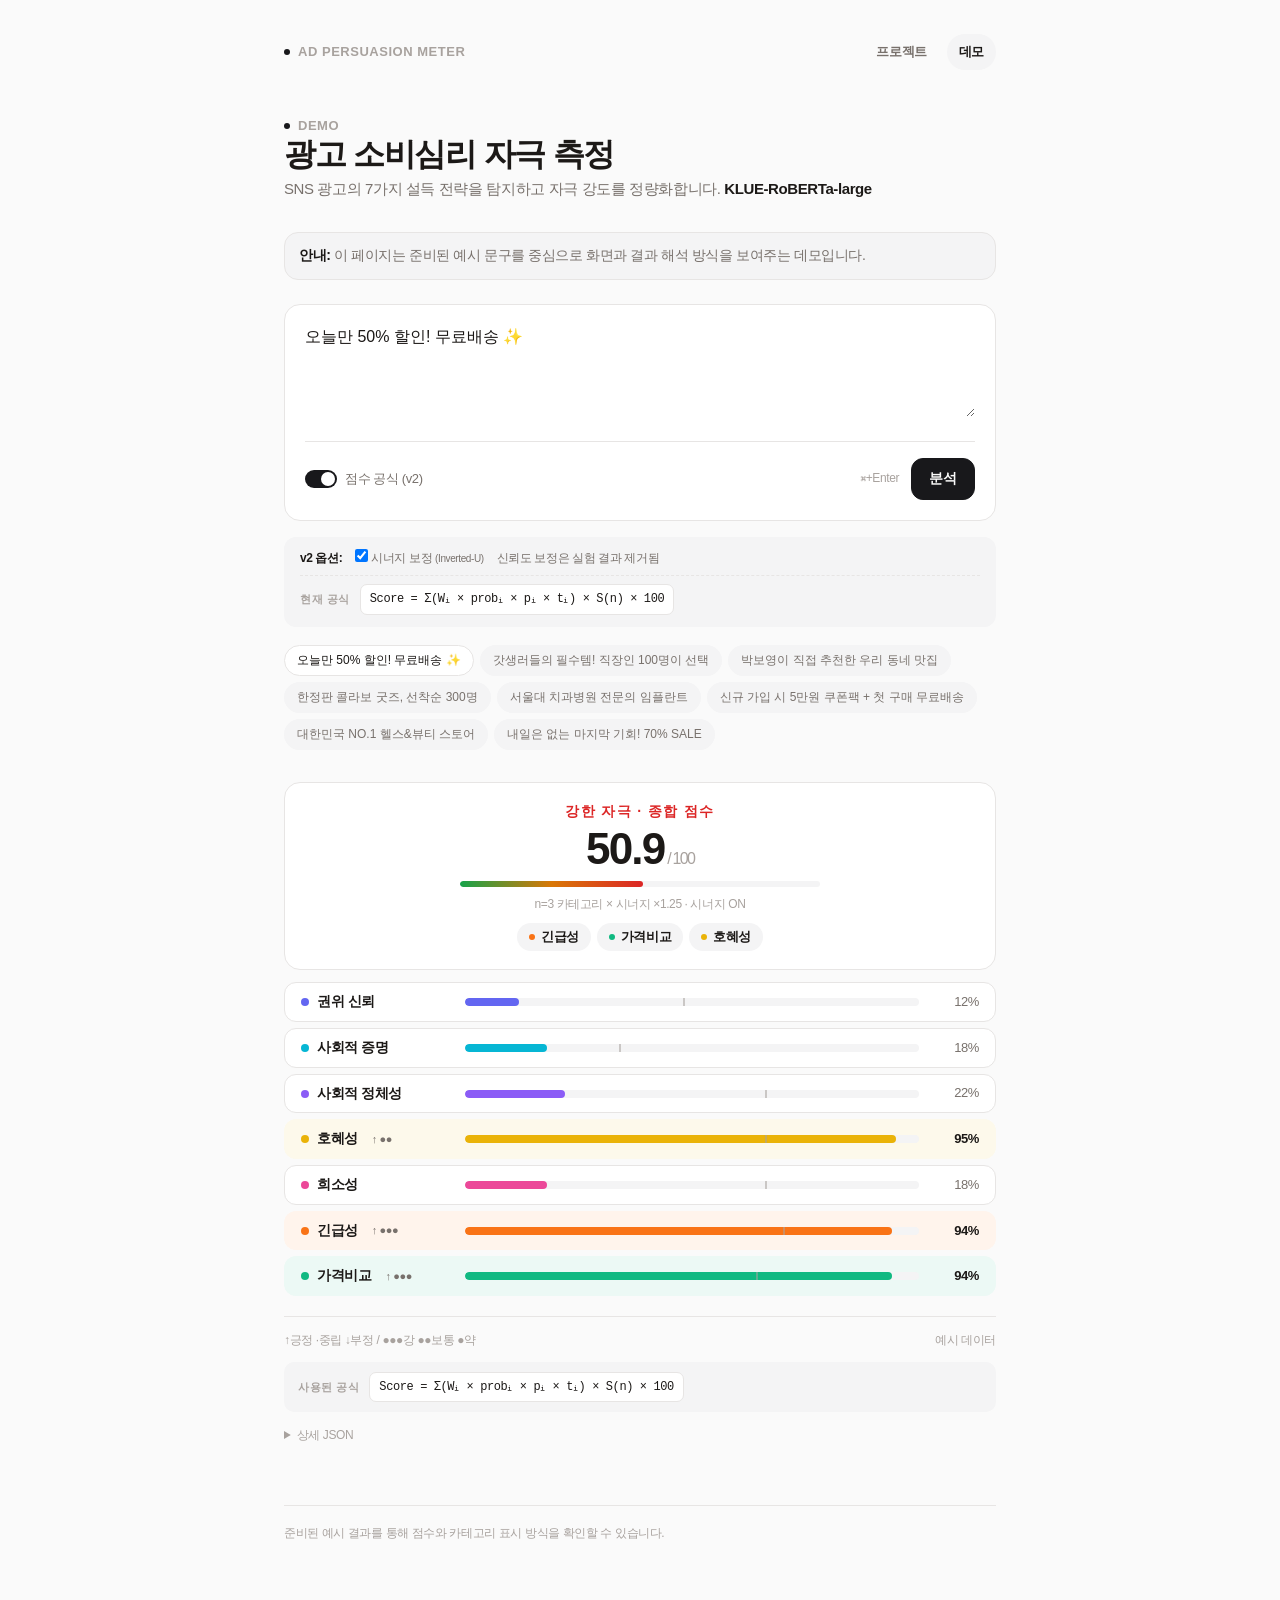
<file: cloudflare-pages/demo.html>
<!doctype html>
<html lang="ko">
<head>
  <meta charset="utf-8" />
  <meta name="viewport" content="width=device-width, initial-scale=1" />
  <title>데모 · 광고 소비심리 자극 측정</title>
  <meta name="description" content="SNS 광고 소비심리 자극 점수 측정 모델의 예시 데모" />
  <link rel="stylesheet" href="assets/site.css" />
</head>
<body>
  <main class="container demo-container">
    <nav class="nav" aria-label="페이지 이동">
      <a class="brand" href="index.html"><span class="brand-dot"></span> AD Persuasion Meter</a>
      <div class="nav-links">
        <a class="nav-link" href="index.html">프로젝트</a>
        <a class="nav-link active" href="demo.html">데모</a>
      </div>
    </nav>

    <header class="demo-header">
      <div class="brand"><span class="brand-dot"></span> Demo</div>
      <h1>광고 소비심리 자극 측정</h1>
      <p class="sub">SNS 광고의 7가지 설득 전략을 탐지하고 자극 강도를 정량화합니다. <strong>KLUE-RoBERTa-large</strong></p>
    </header>

    <section class="notice">
      <b>안내:</b> 이 페이지는 준비된 예시 문구를 중심으로 화면과 결과 해석 방식을 보여주는 데모입니다.
    </section>

    <section class="card input-card" aria-label="광고 문구 입력">
      <textarea id="text" placeholder="아래 예시를 선택하거나 광고 텍스트를 입력하세요"></textarea>
      <div class="input-row">
        <label class="toggle" title="v2 점수 공식 표시">
          <input type="checkbox" id="v2toggle" checked disabled />
          <span>점수 공식 (v2)</span>
        </label>
        <span class="shortcut">⌘+Enter</span>
        <button class="btn primary" id="go">분석</button>
      </div>
    </section>

    <section class="subopts" id="v2subopts">
      <div class="subopts-row">
        <span class="subopts-label">v2 옵션:</span>
        <label title="점수식 설명을 위해 시너지 보정을 켜고 끌 수 있습니다.">
          <input type="checkbox" id="useSynergy" checked /> 시너지 보정 <small>(Inverted-U)</small>
        </label>
        <span>신뢰도 보정은 실험 결과 제거됨</span>
      </div>
      <div class="formula-bar">
        <span class="formula-label">현재 공식</span>
        <code class="formula-code" id="formulaDisplay">Score = Σ(Wᵢ × probᵢ × pᵢ × tᵢ) × S(n) × 100</code>
      </div>
    </section>

    <div class="examples" aria-label="예시 문구">
      <button class="chip active" data-demo="sale">오늘만 50% 할인! 무료배송 ✨</button>
      <button class="chip" data-demo="identity">갓생러들의 필수템! 직장인 100명이 선택</button>
      <button class="chip" data-demo="celebrity">박보영이 직접 추천한 우리 동네 맛집</button>
      <button class="chip" data-demo="limited">한정판 콜라보 굿즈, 선착순 300명</button>
      <button class="chip" data-demo="doctor">서울대 치과병원 전문의 임플란트</button>
      <button class="chip" data-demo="coupon">신규 가입 시 5만원 쿠폰팩 + 첫 구매 무료배송</button>
      <button class="chip" data-demo="no1">대한민국 NO.1 헬스&뷰티 스토어</button>
      <button class="chip" data-demo="lastchance">내일은 없는 마지막 기회! 70% SALE</button>
    </div>

    <section id="result"></section>

    <p class="footer">준비된 예시 결과를 통해 점수와 카테고리 표시 방식을 확인할 수 있습니다.</p>
  </main>

<script>
const $ = (s) => document.querySelector(s);
const $$ = (s) => document.querySelectorAll(s);

const COLORS = {
  '사회적_정체성': 'var(--identity)',
  '희소성': 'var(--scarcity)',
  '긴급성': 'var(--urgency)',
  '사회적_증명': 'var(--proof)',
  '가격비교': 'var(--price)',
  '권위_신뢰': 'var(--authority)',
  '호혜성': 'var(--recip)',
};
const CAT = ['사회적_정체성','희소성','긴급성','사회적_증명','가격비교','권위_신뢰','호혜성'];
const WEIGHTS = {'권위_신뢰':0.221,'사회적_증명':0.159,'사회적_정체성':0.156,'호혜성':0.151,'희소성':0.126,'긴급성':0.096,'가격비교':0.091};
const THR = {'사회적_정체성':0.66,'희소성':0.66,'긴급성':0.70,'사회적_증명':0.34,'가격비교':0.64,'권위_신뢰':0.48,'호혜성':0.66};
const INT_COEF = {'강':1.5,'보통':1.0,'약':0.5};
const POL_COEF = {'긍정':1.0,'중립':0.5,'부정':-1.0};
const POL_EMOJI = {'긍정':'↑','중립':'·','부정':'↓'};
const INT_EMOJI = {'강':'●●●','보통':'●●','약':'●'};

function cat(category, probability, predicted=false, polarity=null, intensity=null) {
  return {
    category,
    probability,
    threshold: THR[category],
    predicted: predicted ? 1 : 0,
    weight: WEIGHTS[category],
    polarity: predicted ? (polarity || '긍정') : null,
    intensity: predicted ? (intensity || '보통') : null,
  };
}

const DEMOS = {
  sale: {
    text: '오늘만 50% 할인! 무료배송 ✨',
    note: '발표자료의 대표 예시입니다.',
    per_category: [
      cat('사회적_정체성', .22), cat('희소성', .18), cat('긴급성', .94, true, '긍정', '강'),
      cat('사회적_증명', .18), cat('가격비교', .94, true, '긍정', '강'), cat('권위_신뢰', .12), cat('호혜성', .95, true, '긍정', '보통'),
    ],
  },
  identity: {
    text: '갓생러들의 필수템! 직장인 100명이 선택',
    per_category: [
      cat('사회적_정체성', .82, true, '긍정', '보통'), cat('희소성', .21), cat('긴급성', .18),
      cat('사회적_증명', .78, true, '긍정', '보통'), cat('가격비교', .16), cat('권위_신뢰', .25), cat('호혜성', .18),
    ],
  },
  celebrity: {
    text: '박보영이 직접 추천한 우리 동네 맛집',
    per_category: [
      cat('사회적_정체성', .26), cat('희소성', .12), cat('긴급성', .11),
      cat('사회적_증명', .31), cat('가격비교', .08), cat('권위_신뢰', .62, true, '긍정', '보통'), cat('호혜성', .13),
    ],
  },
  limited: {
    text: '한정판 콜라보 굿즈, 선착순 300명',
    per_category: [
      cat('사회적_정체성', .38), cat('희소성', .94, true, '긍정', '강'), cat('긴급성', .75, true, '긍정', '보통'),
      cat('사회적_증명', .27), cat('가격비교', .19), cat('권위_신뢰', .16), cat('호혜성', .15),
    ],
  },
  doctor: {
    text: '서울대 치과병원 전문의 임플란트',
    per_category: [
      cat('사회적_정체성', .18), cat('희소성', .10), cat('긴급성', .09),
      cat('사회적_증명', .24), cat('가격비교', .07), cat('권위_신뢰', .90, true, '긍정', '강'), cat('호혜성', .11),
    ],
  },
  coupon: {
    text: '신규 가입 시 5만원 쿠폰팩 + 첫 구매 무료배송',
    per_category: [
      cat('사회적_정체성', .12), cat('희소성', .19), cat('긴급성', .22),
      cat('사회적_증명', .18), cat('가격비교', .75, true, '긍정', '보통'), cat('권위_신뢰', .10), cat('호혜성', .97, true, '긍정', '강'),
    ],
  },
  no1: {
    text: '대한민국 NO.1 헬스&뷰티 스토어',
    per_category: [
      cat('사회적_정체성', .34), cat('희소성', .15), cat('긴급성', .10),
      cat('사회적_증명', .92, true, '긍정', '강'), cat('가격비교', .12), cat('권위_신뢰', .54, true, '긍정', '보통'), cat('호혜성', .09),
    ],
  },
  lastchance: {
    text: '내일은 없는 마지막 기회! 70% SALE',
    per_category: [
      cat('사회적_정체성', .16), cat('희소성', .84, true, '긍정', '보통'), cat('긴급성', .97, true, '긍정', '강'),
      cat('사회적_증명', .23), cat('가격비교', .97, true, '긍정', '강'), cat('권위_신뢰', .11), cat('호혜성', .22),
    ],
  },
};

let activeKey = 'sale';

function synergyFactor(n) {
  if (!$('#useSynergy').checked) return 1.0;
  if (n <= 1) return 1.0;
  if (n === 2) return 1.15;
  if (n === 3) return 1.25;
  return 0.90;
}
function scoreDemo(d) {
  const positives = d.per_category.filter(c => c.predicted);
  const sum = positives.reduce((acc, c) => acc + c.weight * c.probability * POL_COEF[c.polarity] * INT_COEF[c.intensity], 0);
  const syn = synergyFactor(positives.length);
  return { score: sum * syn * 100, raw: sum * syn, n: positives.length, synergy: syn };
}
function findDemoByText(text) {
  const clean = text.trim();
  return Object.entries(DEMOS).find(([, d]) => d.text === clean)?.[0] || null;
}
function analyze() {
  const key = findDemoByText($('#text').value) || activeKey;
  if (!findDemoByText($('#text').value)) {
    const typed = $('#text').value.trim();
    if (typed && typed !== DEMOS[activeKey].text) {
      $('#result').classList.add('show');
      $('#result').innerHTML = `<div class="error">현재 데모에서는 준비된 예시만 확인할 수 있습니다. 아래 예시 버튼을 선택해 주세요.</div>`;
      return;
    }
  }
  activeKey = key;
  render(DEMOS[key]);
  $$('.chip').forEach(ch => ch.classList.toggle('active', ch.dataset.demo === key));
}
function render(d) {
  const result = $('#result');
  const s = scoreDemo(d);
  const pct = Math.min(100, Math.max(0, s.score));
  const levelClass = s.score >= 50 ? 'high' : s.score >= 25 ? 'mid' : s.score >= 5 ? 'low' : 'none';
  const levelTxt = s.score >= 50 ? '강한 자극' : s.score >= 25 ? '중간 자극' : s.score >= 5 ? '약한 자극' : '거의 없음';
  const tags = d.per_category.filter(c => c.predicted).map(c =>
    `<span class="tag" title="${c.polarity} ${c.intensity}"><span class="tag-dot" style="background:${COLORS[c.category]}"></span>${label(c.category)}</span>`
  ).join('');
  const rows = [...d.per_category].sort((a,b) => b.weight - a.weight).map(c => {
    const w = Math.min(100, c.probability * 100);
    const tpct = Math.min(100, c.threshold * 100);
    const cls = c.predicted ? 'pos' : '';
    const mini = c.predicted ? `<span style="font-size:11px;color:var(--text-soft);margin-left:6px">${POL_EMOJI[c.polarity]} ${INT_EMOJI[c.intensity]}</span>` : '';
    return `<div class="cat-row ${cls}" data-c="${c.category}">
      <div class="cat-name"><span class="cat-dot" style="background:${COLORS[c.category]}"></span>${label(c.category)}${mini}</div>
      <div class="cat-bar"><div class="cat-bar-fill" style="width:${w}%; background:${COLORS[c.category]}"></div><div class="cat-bar-thr" style="left:${tpct}%"></div></div>
      <div class="cat-prob">${(c.probability * 100).toFixed(0)}%</div>
    </div>`;
  }).join('');
  const json = {
    version: 'static-demo-v2',
    text: d.text,
    model: '예시 데모: 사전 계산 결과',
    final_score_100: Number(s.score.toFixed(2)),
    raw_score: Number(s.raw.toFixed(4)),
    n_positive_categories: s.n,
    synergy_factor: s.synergy,
    options: { use_synergy: $('#useSynergy').checked },
    per_category: d.per_category.map(c => ({...c, score_contribution: c.predicted ? Number((c.weight*c.probability*POL_COEF[c.polarity]*INT_COEF[c.intensity]).toFixed(4)) : 0})),
  };
  result.classList.add('show');
  result.innerHTML = `
    <div class="card hero-result">
      <div class="level ${levelClass}">${levelTxt} · 종합 점수</div>
      <div class="score">${s.score.toFixed(1)}<span style="font-size:16px;color:var(--text-mute);font-weight:500"> / 100</span></div>
      <div class="gauge"><div class="gauge-fill" style="width:${pct}%"></div></div>
      <div style="font-size:12px;color:var(--text-mute);margin-top:8px">n=${s.n} 카테고리 × 시너지 ×${s.synergy} · ${$('#useSynergy').checked ? '시너지 ON' : '시너지 OFF'}</div>
      ${tags ? `<div class="actives">${tags}</div>` : ''}
    </div>
    <div class="cats">${rows}</div>
    <div class="meta"><span>↑긍정 ·중립 ↓부정 / ●●●강 ●●보통 ●약</span><span>예시 데이터</span></div>
    <div class="formula-bar" style="margin-top:12px;background:var(--surface-soft);padding:10px 14px;border-radius:10px;border:0">
      <span class="formula-label">사용된 공식</span>
      <code class="formula-code">${formulaText()}</code>
    </div>
    <details><summary>상세 JSON</summary><pre>${escapeHtml(JSON.stringify(json, null, 2))}</pre></details>
  `;
}
function label(s) { return s.replace('_', ' '); }
function formulaText() {
  return $('#useSynergy').checked ? 'Score = Σ(Wᵢ × probᵢ × pᵢ × tᵢ) × S(n) × 100' : 'Score = Σ(Wᵢ × probᵢ × pᵢ × tᵢ) × 100';
}
function updateFormula() { $('#formulaDisplay').textContent = formulaText(); if ($('#result').classList.contains('show')) render(DEMOS[activeKey]); }
function escapeHtml(s) { return String(s).replace(/[&<>"']/g, m => ({'&':'&amp;','<':'&lt;','>':'&gt;','"':'&quot;',"'":'&#39;'}[m])); }

$$('.chip').forEach(ch => ch.addEventListener('click', () => {
  activeKey = ch.dataset.demo;
  $('#text').value = DEMOS[activeKey].text;
  analyze();
}));
$('#go').addEventListener('click', analyze);
$('#text').addEventListener('keydown', e => { if (e.key === 'Enter' && (e.ctrlKey || e.metaKey)) { e.preventDefault(); analyze(); } });
$('#useSynergy').addEventListener('change', updateFormula);
$('#text').value = DEMOS.sale.text;
updateFormula();
render(DEMOS.sale);
</script>
</body>
</html>
</file>
<file: cloudflare-pages/assets/site.css>
:root {
  --bg: #fafafa;
  --surface: #ffffff;
  --surface-soft: #f4f4f5;
  --border: #e7e5e4;
  --text: #1c1917;
  --text-soft: #78716c;
  --text-mute: #a8a29e;
  --accent: #18181b;
  --green: #16a34a;
  --amber: #d97706;
  --red: #dc2626;
  --identity: #8b5cf6;
  --scarcity: #ec4899;
  --urgency: #f97316;
  --proof: #06b6d4;
  --price: #10b981;
  --authority: #6366f1;
  --recip: #eab308;
}
* { box-sizing: border-box; margin: 0; padding: 0; }
html, body {
  background: var(--bg);
  color: var(--text);
  font-family: Pretendard, "Pretendard Variable", "Noto Sans KR", -apple-system, BlinkMacSystemFont, "Apple SD Gothic Neo", "Malgun Gothic", sans-serif;
  line-height: 1.55;
  letter-spacing: -0.025em;
  -webkit-font-smoothing: antialiased;
}
a { color: inherit; text-decoration: none; }
.container { max-width: 920px; margin: 0 auto; padding: 34px 24px 80px; }
.narrow { max-width: 760px; }
.nav { display: flex; align-items: center; justify-content: space-between; gap: 16px; margin-bottom: 42px; }
.brand { display: inline-flex; align-items: center; gap: 8px; color: var(--text-mute); font-size: 13px; font-weight: 700; letter-spacing: .04em; text-transform: uppercase; }
.brand-dot { width: 6px; height: 6px; border-radius: 50%; background: var(--accent); }
.nav-links { display: flex; align-items: center; gap: 8px; }
.nav-link { padding: 8px 12px; border-radius: 999px; color: var(--text-soft); font-size: 13px; font-weight: 650; }
.nav-link:hover, .nav-link.active { background: var(--surface-soft); color: var(--text); }
.hero-head { margin-bottom: 34px; }
.kicker { color: var(--text-mute); font-size: 13px; font-weight: 800; letter-spacing: .06em; text-transform: uppercase; margin-bottom: 14px; }
h1 { font-size: clamp(34px, 7vw, 62px); line-height: 1.08; letter-spacing: -0.065em; margin-bottom: 16px; }
.lead, .sub { color: var(--text-soft); font-size: clamp(17px, 2.1vw, 21px); line-height: 1.65; max-width: 780px; }
.lead strong, .sub strong { color: var(--text); font-weight: 750; }
.actions { display: flex; flex-wrap: wrap; gap: 10px; margin-top: 26px; }
.btn { display: inline-flex; align-items: center; justify-content: center; min-height: 42px; padding: 0 17px; border-radius: 12px; font-size: 14px; font-weight: 750; border: 1px solid var(--border); background: var(--surface); color: var(--text); cursor: pointer; font-family: inherit; transition: transform .15s ease, background .15s ease, border-color .15s ease; }
.btn:hover { transform: translateY(-1px); border-color: #d6d3d1; }
.btn.primary { background: var(--accent); color: var(--bg); border-color: var(--accent); }
.btn.primary:disabled { opacity: .55; cursor: default; transform: none; }
.notice { border: 1px solid var(--border); background: var(--surface-soft); color: var(--text-soft); border-radius: 14px; padding: 12px 14px; font-size: 14px; line-height: 1.55; margin: 18px 0 24px; }
.notice b { color: var(--text); }
.grid { display: grid; gap: 12px; }
.grid.two { grid-template-columns: repeat(2, minmax(0, 1fr)); }
.grid.three { grid-template-columns: repeat(3, minmax(0, 1fr)); }
.card { background: var(--surface); border: 1px solid var(--border); border-radius: 16px; padding: 20px; }
.section { margin-top: 42px; }
h2 { font-size: clamp(25px, 4vw, 34px); line-height: 1.25; letter-spacing: -0.05em; margin-bottom: 16px; }
h3 { font-size: 18px; line-height: 1.35; margin-bottom: 8px; }
p { color: var(--text-soft); font-size: 16px; }
ul { list-style: none; display: grid; gap: 8px; }
li { color: var(--text-soft); font-size: 15px; }
li::before { content: ""; display: inline-block; width: 5px; height: 5px; border-radius: 50%; background: var(--text-mute); margin-right: 9px; transform: translateY(-2px); }
.flow { display: grid; grid-template-columns: repeat(6, minmax(0, 1fr)); gap: 8px; }
.flow-step { min-height: 92px; padding: 13px; border: 1px solid var(--border); border-radius: 14px; background: var(--surface); }
.flow-step b { display: block; font-size: 14px; margin-bottom: 6px; }
.flow-step span { display: block; color: var(--text-soft); font-size: 12px; line-height: 1.45; }
.category-table { width: 100%; border-collapse: collapse; overflow: hidden; }
.category-table th, .category-table td { padding: 12px 10px; border-bottom: 1px solid var(--border); text-align: left; font-size: 14px; }
.category-table th { color: var(--text-mute); font-size: 12px; letter-spacing: .04em; text-transform: uppercase; }
.category-table td { color: var(--text-soft); }
.category-table td:first-child { color: var(--text); font-weight: 750; white-space: nowrap; }
.metric { display: flex; flex-direction: column; gap: 6px; }
.metric .value { color: var(--text); font-size: 30px; line-height: 1; letter-spacing: -0.04em; font-weight: 800; }
.metric .label { color: var(--text-mute); font-size: 13px; }
.footer { margin-top: 60px; padding-top: 18px; border-top: 1px solid var(--border); color: var(--text-mute); font-size: 12px; }
/* Demo page */
.demo-container { max-width: 760px; }
.demo-header { margin-bottom: 30px; }
.demo-header h1 { font-size: 32px; letter-spacing: -0.04em; margin-bottom: 6px; }
.demo-header .sub { font-size: 15px; }
.input-card { position: relative; padding: 20px; }
textarea { width: 100%; min-height: 92px; padding: 0; border: 0; resize: vertical; outline: none; background: transparent; color: var(--text); font: inherit; font-size: 16px; }
textarea::placeholder { color: var(--text-mute); }
.input-row { display: flex; align-items: center; gap: 12px; margin-top: 16px; padding-top: 16px; border-top: 1px solid var(--border); }
.toggle { display: inline-flex; align-items: center; gap: 8px; color: var(--text-soft); font-size: 13px; user-select: none; cursor: pointer; }
.toggle input { appearance: none; width: 32px; height: 18px; border-radius: 99px; background: var(--border); position: relative; cursor: pointer; }
.toggle input:checked { background: var(--accent); }
.toggle input::after { content: ""; position: absolute; top: 2px; left: 2px; width: 14px; height: 14px; border-radius: 50%; background: var(--surface); transition: transform .2s ease; }
.toggle input:checked::after { transform: translateX(14px); }
.shortcut { flex: 1; text-align: right; color: var(--text-mute); font-size: 12px; }
.subopts { display: flex; flex-direction: column; gap: 8px; padding: 12px 16px; background: var(--surface-soft); border-radius: 12px; margin: 16px 0; color: var(--text-soft); font-size: 12px; }
.subopts-row { display: flex; align-items: center; flex-wrap: wrap; gap: 13px; }
.subopts-label { color: var(--text); font-weight: 750; }
.formula-bar { display: flex; gap: 10px; align-items: center; flex-wrap: wrap; padding-top: 8px; border-top: 1px dashed var(--border); }
.formula-label { color: var(--text-mute); font-size: 11px; font-weight: 800; letter-spacing: .05em; text-transform: uppercase; }
.formula-code { display: inline-block; max-width: 100%; overflow-x: auto; background: var(--surface); border: 1px solid var(--border); border-radius: 7px; padding: 5px 9px; font-family: ui-monospace, SFMono-Regular, Menlo, Consolas, monospace; font-size: 12px; color: var(--text); }
.examples { display: flex; flex-wrap: wrap; gap: 6px; margin: 18px 0 32px; }
.chip { padding: 6px 12px; border-radius: 999px; border: 1px solid transparent; background: var(--surface-soft); color: var(--text-soft); font-size: 12px; cursor: pointer; transition: .15s ease; }
.chip:hover, .chip.active { background: var(--surface); color: var(--text); border-color: var(--border); }
#result { display: none; }
#result.show { display: block; }
.hero-result { text-align: center; padding: 18px 24px; margin-bottom: 12px; }
.score { font-size: 44px; font-weight: 800; letter-spacing: -0.04em; line-height: 1; margin: 4px 0; font-variant-numeric: tabular-nums; }
.level { font-size: 14px; color: var(--text-soft); text-transform: uppercase; letter-spacing: .1em; font-weight: 800; }
.level.high { color: var(--red); }
.level.mid { color: var(--amber); }
.level.low { color: var(--green); }
.level.none { color: var(--text-mute); }
.gauge { margin: 10px auto 0; max-width: 360px; height: 6px; border-radius: 999px; background: var(--surface-soft); overflow: hidden; }
.gauge-fill { height: 100%; border-radius: 999px; background: linear-gradient(90deg, var(--green), var(--amber), var(--red)); transition: width .45s ease; }
.actives { display: flex; justify-content: center; flex-wrap: wrap; gap: 6px; margin-top: 10px; }
.tag { display: inline-flex; align-items: center; gap: 6px; padding: 4px 12px; border-radius: 999px; background: var(--surface-soft); font-size: 13px; font-weight: 650; }
.tag-dot { width: 6px; height: 6px; border-radius: 50%; }
.cats { display: grid; gap: 6px; }
.cat-row { display: grid; grid-template-columns: 150px 1fr 46px; align-items: center; gap: 14px; padding: 8px 16px; border: 1px solid var(--border); border-radius: 12px; background: var(--surface); }
.cat-row.pos { border-color: transparent; }
.cat-row.pos[data-c="사회적_정체성"] { background: color-mix(in srgb, var(--identity) 8%, var(--surface)); }
.cat-row.pos[data-c="희소성"] { background: color-mix(in srgb, var(--scarcity) 8%, var(--surface)); }
.cat-row.pos[data-c="긴급성"] { background: color-mix(in srgb, var(--urgency) 8%, var(--surface)); }
.cat-row.pos[data-c="사회적_증명"] { background: color-mix(in srgb, var(--proof) 8%, var(--surface)); }
.cat-row.pos[data-c="가격비교"] { background: color-mix(in srgb, var(--price) 8%, var(--surface)); }
.cat-row.pos[data-c="권위_신뢰"] { background: color-mix(in srgb, var(--authority) 8%, var(--surface)); }
.cat-row.pos[data-c="호혜성"] { background: color-mix(in srgb, var(--recip) 8%, var(--surface)); }
.cat-name { display: flex; align-items: center; gap: 8px; font-size: 14px; font-weight: 650; white-space: nowrap; }
.cat-dot { width: 8px; height: 8px; border-radius: 50%; flex-shrink: 0; }
.cat-bar { position: relative; height: 8px; border-radius: 999px; background: var(--surface-soft); overflow: hidden; }
.cat-bar-fill { height: 100%; border-radius: 999px; transition: width .45s ease; }
.cat-bar-thr { position: absolute; top: -3px; bottom: -3px; width: 2px; border-radius: 1px; background: var(--text-mute); opacity: .55; }
.cat-prob { font-size: 13px; text-align: right; color: var(--text-soft); font-variant-numeric: tabular-nums; }
.cat-row.pos .cat-prob { color: var(--text); font-weight: 800; }
.meta { display: flex; justify-content: space-between; gap: 10px; margin-top: 20px; padding-top: 14px; border-top: 1px solid var(--border); color: var(--text-mute); font-size: 12px; }
details summary { cursor: pointer; color: var(--text-mute); font-size: 12px; user-select: none; margin-top: 14px; }
details summary:hover { color: var(--text-soft); }
details pre { margin-top: 8px; padding: 14px; border-radius: 10px; overflow: auto; background: var(--surface-soft); color: var(--text); font-size: 12px; }
.error { padding: 16px; border-radius: 12px; background: #fef2f2; color: #991b1b; font-size: 14px; }
.loading { padding: 18px; color: var(--text-soft); text-align: center; }
@media (max-width: 760px) {
  .container { padding: 24px 16px 56px; }
  .grid.two, .grid.three { grid-template-columns: 1fr; }
  .flow { grid-template-columns: repeat(2, minmax(0, 1fr)); }
  .cat-row { grid-template-columns: 118px 1fr 42px; gap: 10px; padding: 8px 12px; }
  .cat-name { font-size: 13px; }
  .score { font-size: 38px; }
  .nav { align-items: flex-start; flex-direction: column; }
  .input-row { flex-wrap: wrap; }
  .shortcut { display: none; }
}
</file>
